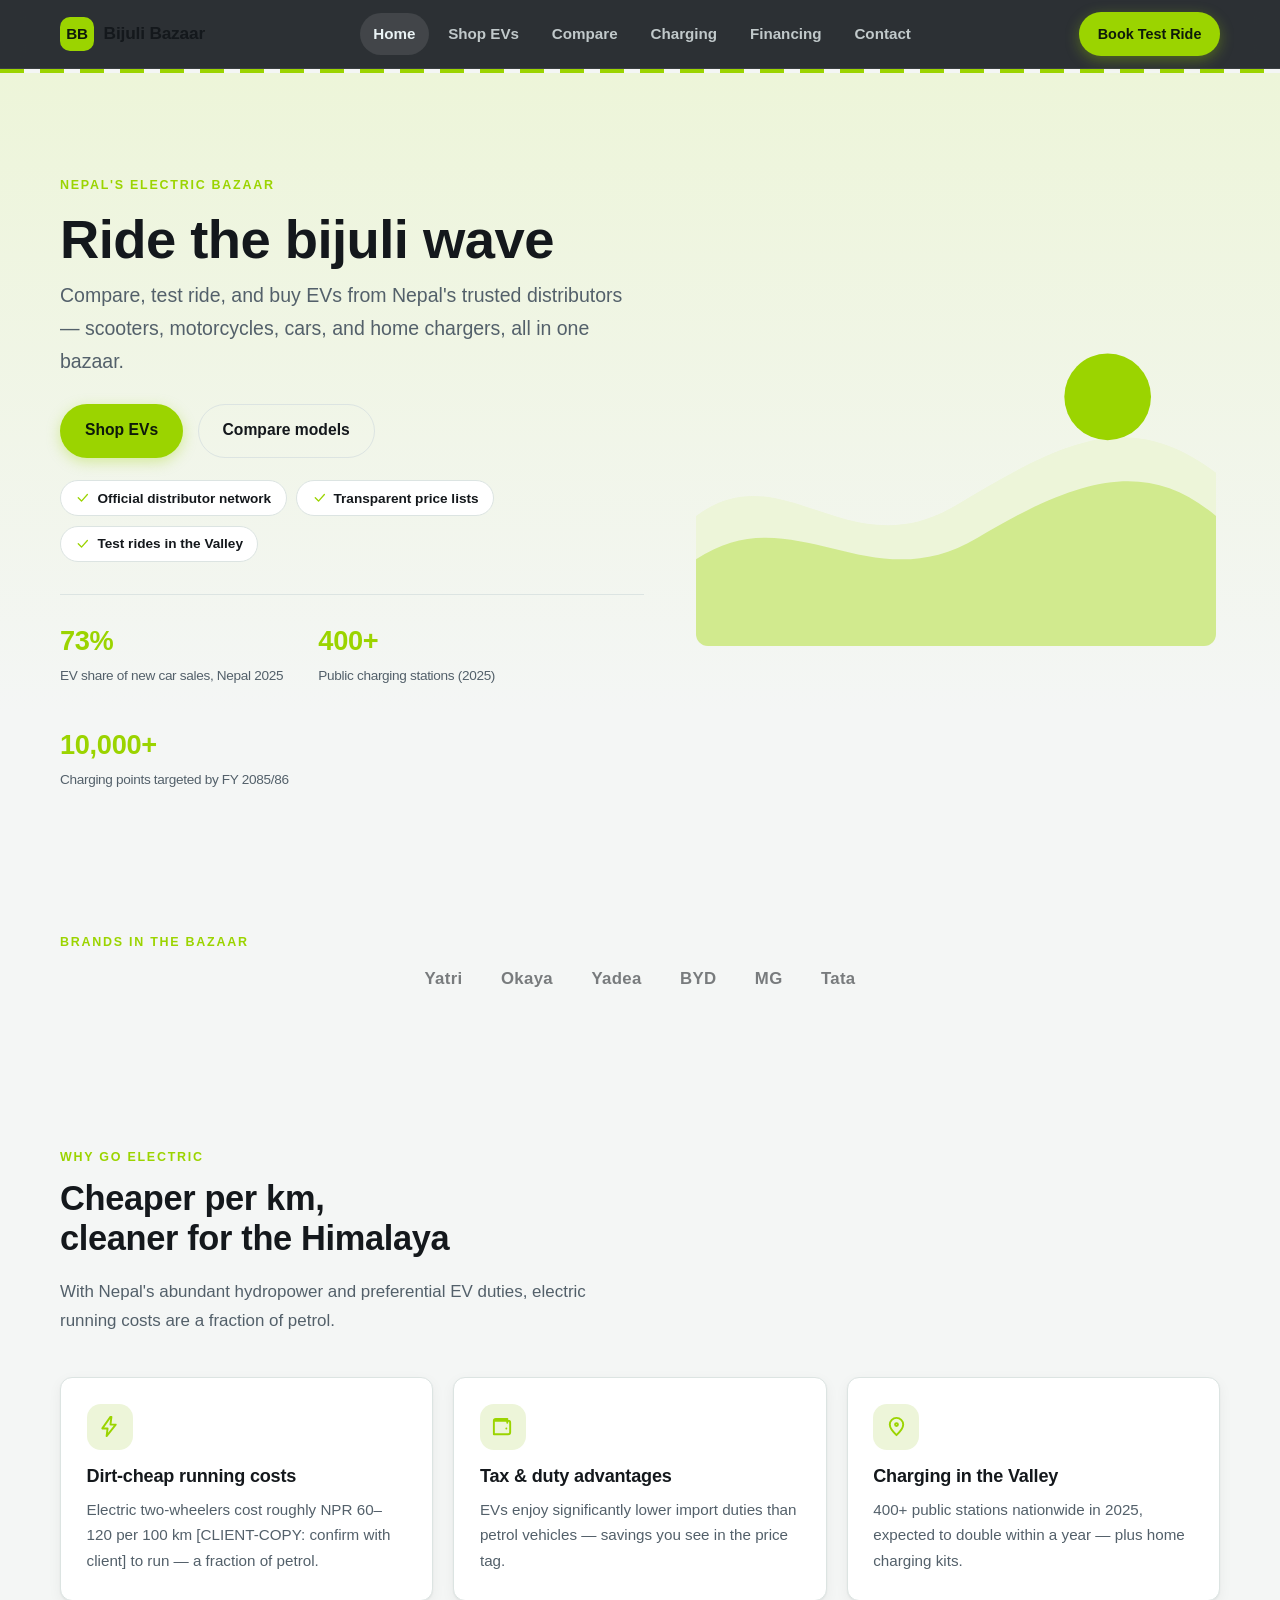
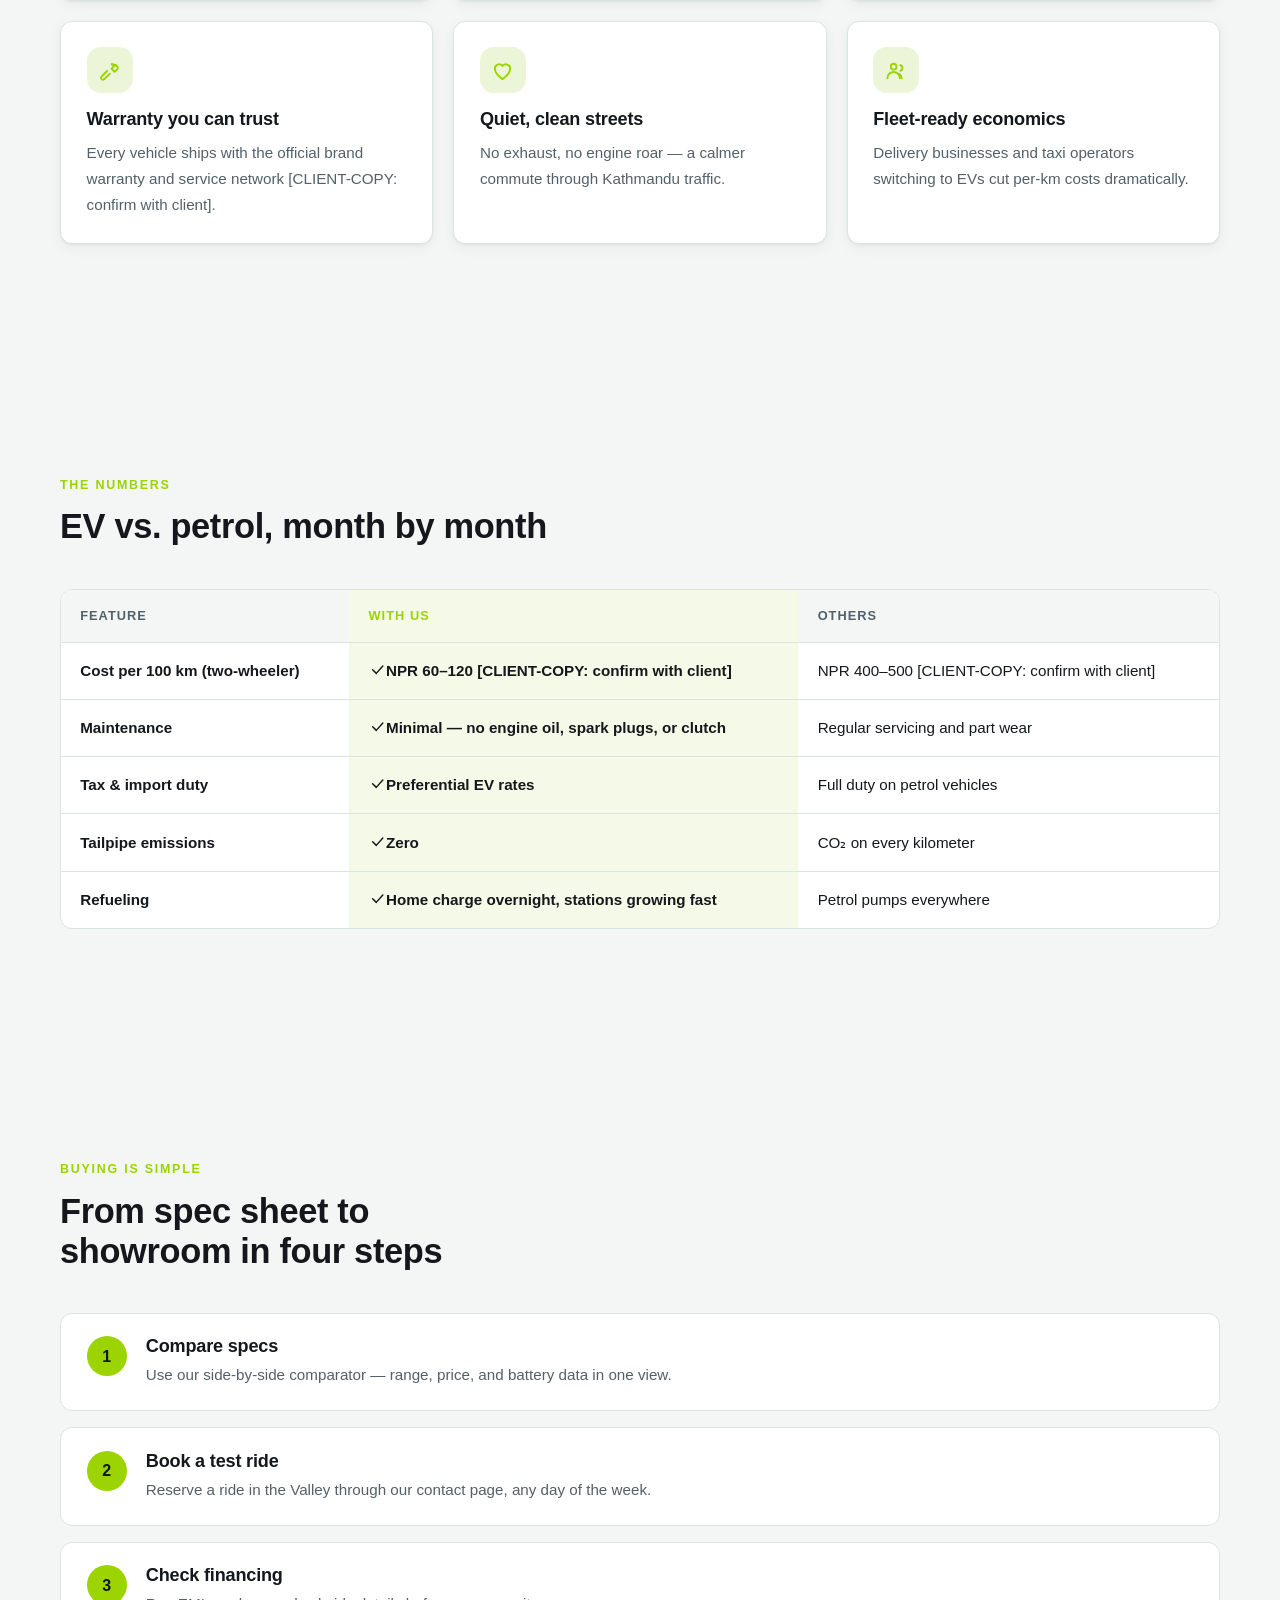
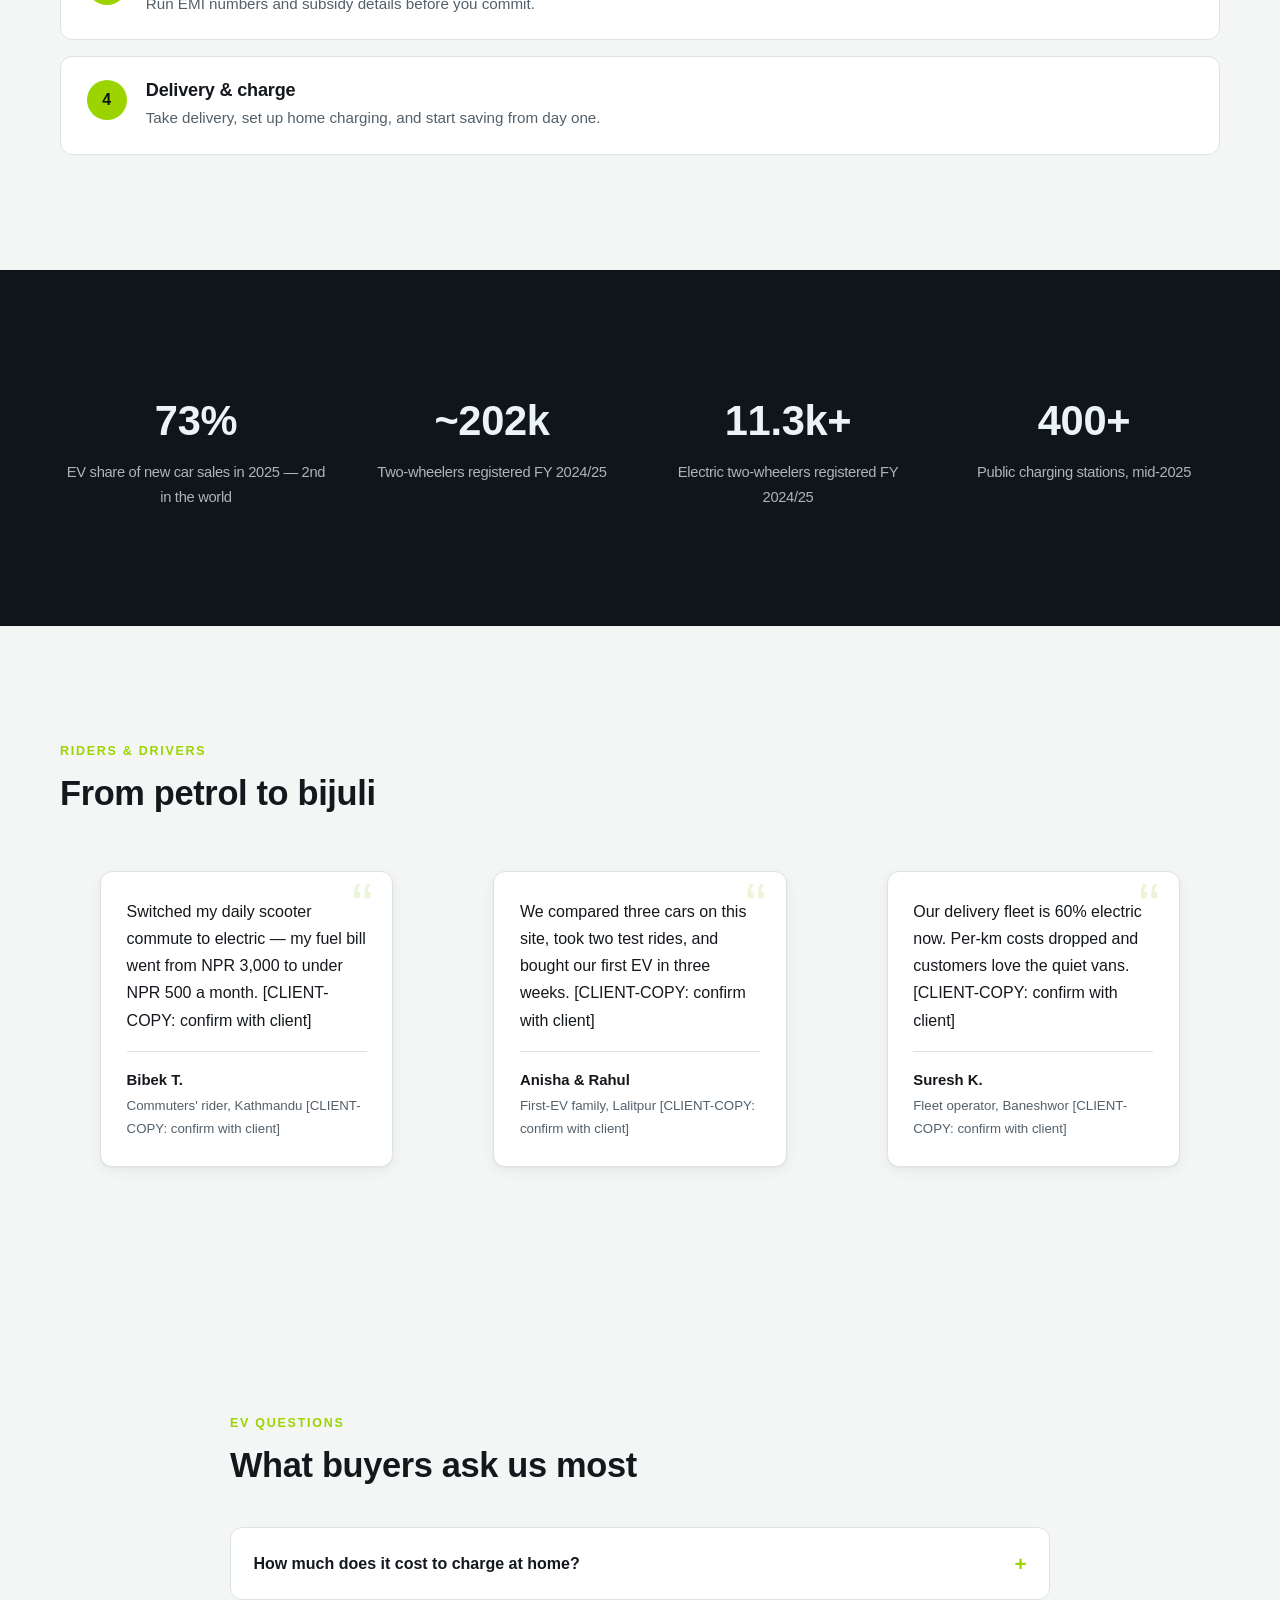
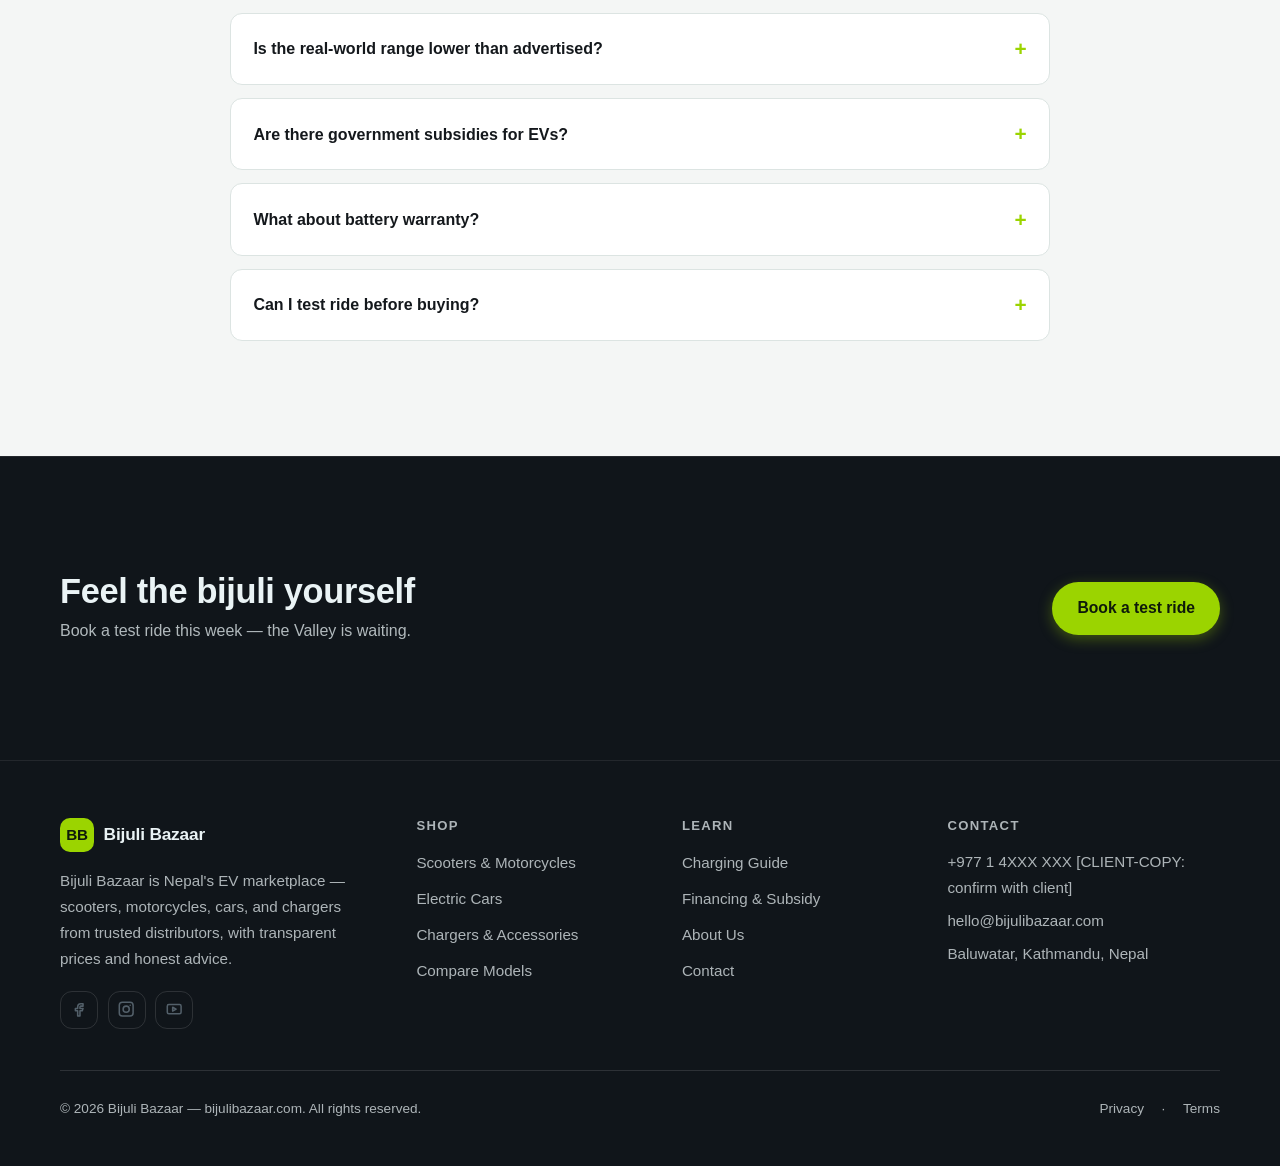
<file: index.html>
<!DOCTYPE html>
<html lang="en">
<head>
<meta charset="utf-8">
<meta name="viewport" content="width=device-width, initial-scale=1">
<title>Bijuli Bazaar — Nepal&#39;s Electric Vehicle Marketplace — Bijuli Bazaar</title>
<meta name="description" content="Compare, test ride, and buy EVs in Nepal — scooters, motorcycles, cars, and home chargers from trusted distributors. Transparent prices, financing, and charging guides.">
<meta property="og:title" content="Bijuli Bazaar — Nepal&#39;s Electric Vehicle Marketplace">
<meta property="og:description" content="Compare, test ride, and buy EVs in Nepal — scooters, motorcycles, cars, and home chargers from trusted distributors. Transparent prices, financing, and charging guides.">
<meta property="og:type" content="website">
<meta property="og:url" content="https://bijulibazaar.com/index.html">
<link rel="icon" href="data:image/svg+xml,%3Csvg%20xmlns%3D'http%3A%2F%2Fwww.w3.org%2F2000%2Fsvg'%20viewBox%3D'0%200%2064%2064'%3E%3Crect%20width%3D'64'%20height%3D'64'%20rx%3D'14'%20fill%3D'%239BD400'%2F%3E%3Ctext%20x%3D'32'%20y%3D'42'%20font-family%3D'Arial%2C%20sans-serif'%20font-size%3D'26'%20font-weight%3D'700'%20text-anchor%3D'middle'%20fill%3D'%230E1A0A'%3EBB%3C%2Ftext%3E%3C%2Fsvg%3E">
<link rel="stylesheet" href="assets/style.css">
<script defer src="assets/main.js"></script>
<script defer src="assets/form.js"></script>
</head>
<body data-site="bijulibazaar.com" data-page="index.html">
<!-- CLIENT-COPY: All copy on this page is placeholder. Replace prices, contact details, statistics, and testimonial quotes with client-approved content before launch. -->
<a class="skip-link" href="#main">Skip to content</a>
<header class="site-header" data-header="dark">
    <div class="container header-inner">
      <a class="brand" href="index.html"><span class="brand-mark" style="background:#9BD400;color:#0E1A0A">BB</span><span class="brand-name">Bijuli Bazaar</span></a>
      <nav class="main-nav" aria-label="Primary"><ul><li><a href="index.html" aria-current="page">Home</a></li><li><a href="shop.html">Shop EVs</a></li><li><a href="compare.html">Compare</a></li><li><a href="charging.html">Charging</a></li><li><a href="financing.html">Financing</a></li><li><a href="contact.html">Contact</a></li></ul></nav>
      <div class="header-actions"><a class="btn btn-primary btn-sm header-cta" href="contact.html">Book Test Ride</a><button class="menu-toggle" aria-expanded="false" aria-controls="mobile-menu" aria-label="Open menu"><span class="icon" data-icon="menu" aria-hidden="true"></span></button></div>
    </div>
    <div class="mobile-menu" id="mobile-menu" hidden>
      <ul><li><a href="index.html" aria-current="page">Home</a></li><li><a href="shop.html">Shop EVs</a></li><li><a href="compare.html">Compare</a></li><li><a href="charging.html">Charging</a></li><li><a href="financing.html">Financing</a></li><li><a href="contact.html">Contact</a></li></ul>
      <a class="btn btn-primary btn-block" href="contact.html">Book Test Ride</a>
    </div>
  </header>
<main id="main">
<section class="hero hero-home has-art">
    <div class="container hero-grid">
      <div class="hero-copy">
        
        <p class="kicker">Nepal&#39;s electric bazaar</p>
        <h1>Ride the bijuli wave</h1>
        <p class="hero-lede">Compare, test ride, and buy EVs from Nepal&#39;s trusted distributors — scooters, motorcycles, cars, and home chargers, all in one bazaar.</p>
        <div class="btn-row"><a class="btn btn-primary" href="shop.html">Shop EVs</a><a class="btn btn-ghost" href="compare.html">Compare models</a></div>
        <div class="hero-badges"><span class="hero-badge"><span class="icon" data-icon="check" aria-hidden="true"></span>Official distributor network</span><span class="hero-badge"><span class="icon" data-icon="check" aria-hidden="true"></span>Transparent price lists</span><span class="hero-badge"><span class="icon" data-icon="check" aria-hidden="true"></span>Test rides in the Valley</span></div>
        <dl class="hero-stats"><div><dt>73%</dt><dd>EV share of new car sales, Nepal 2025</dd></div><div><dt>400+</dt><dd>Public charging stations (2025)</dd></div><div><dt>10,000+</dt><dd>Charging points targeted by FY 2085/86</dd></div></dl>
      </div>
      <div class="hero-art"><div class="art wave-art" aria-hidden="true">
        <svg viewBox="0 0 480 300" role="presentation" preserveAspectRatio="none">
          <path d="M0 180 C80 120 140 230 240 170 S400 80 480 140 L480 300 L0 300 Z" fill="#EDF5D9"/>
          <path d="M0 220 C90 160 160 260 260 200 S420 130 480 180 L480 300 L0 300 Z" fill="#9BD400" opacity="0.35"/>
          <circle cx="380" cy="70" r="40" fill="#9BD400"/>
        </svg></div></div>
    </div>
  </section>
<section class="sec logos-sec" aria-label="Official distributors, one roof">
        <div class="container">
          <p class="kicker center">Brands in the bazaar</p>
          <div class="logos"><span class="logo-name">Yatri</span><span class="logo-name">Okaya</span><span class="logo-name">Yadea</span><span class="logo-name">BYD</span><span class="logo-name">MG</span><span class="logo-name">Tata</span></div>
        </div></section><section class="sec">
        <div class="container">
          <div class="sec-head"><p class="kicker">Why go electric</p><h2>Cheaper per km, cleaner for the Himalaya</h2><p class="lede">With Nepal&#39;s abundant hydropower and preferential EV duties, electric running costs are a fraction of petrol.</p></div>
          <ul class="grid features">
            <li class="card feature"><span class="feature-icon"><span class="icon" data-icon="bolt" aria-hidden="true"></span></span><h3>Dirt-cheap running costs</h3><p>Electric two-wheelers cost roughly NPR 60–120 per 100 km [CLIENT-COPY: confirm with client] to run — a fraction of petrol.</p></li><li class="card feature"><span class="feature-icon"><span class="icon" data-icon="wallet" aria-hidden="true"></span></span><h3>Tax &amp; duty advantages</h3><p>EVs enjoy significantly lower import duties than petrol vehicles — savings you see in the price tag.</p></li><li class="card feature"><span class="feature-icon"><span class="icon" data-icon="pin" aria-hidden="true"></span></span><h3>Charging in the Valley</h3><p>400+ public stations nationwide in 2025, expected to double within a year — plus home charging kits.</p></li><li class="card feature"><span class="feature-icon"><span class="icon" data-icon="wrench" aria-hidden="true"></span></span><h3>Warranty you can trust</h3><p>Every vehicle ships with the official brand warranty and service network [CLIENT-COPY: confirm with client].</p></li><li class="card feature"><span class="feature-icon"><span class="icon" data-icon="heart" aria-hidden="true"></span></span><h3>Quiet, clean streets</h3><p>No exhaust, no engine roar — a calmer commute through Kathmandu traffic.</p></li><li class="card feature"><span class="feature-icon"><span class="icon" data-icon="users" aria-hidden="true"></span></span><h3>Fleet-ready economics</h3><p>Delivery businesses and taxi operators switching to EVs cut per-km costs dramatically.</p></li>
          </ul>
        </div></section><section class="sec">
        <div class="container">
          <div class="sec-head"><p class="kicker">The numbers</p><h2>EV vs. petrol, month by month</h2></div>
          <div class="table-wrap"><table class="cmp">
            <thead><tr><th>Feature</th><th class="us-col">With us</th><th>Others</th></tr></thead>
            <tbody><tr><th scope="row">Cost per 100 km (two-wheeler)</th><td class="us-col"><span class="icon" data-icon="check" aria-hidden="true"></span><span>NPR 60–120 [CLIENT-COPY: confirm with client]</span></td><td>NPR 400–500 [CLIENT-COPY: confirm with client]</td></tr><tr><th scope="row">Maintenance</th><td class="us-col"><span class="icon" data-icon="check" aria-hidden="true"></span><span>Minimal — no engine oil, spark plugs, or clutch</span></td><td>Regular servicing and part wear</td></tr><tr><th scope="row">Tax &amp; import duty</th><td class="us-col"><span class="icon" data-icon="check" aria-hidden="true"></span><span>Preferential EV rates</span></td><td>Full duty on petrol vehicles</td></tr><tr><th scope="row">Tailpipe emissions</th><td class="us-col"><span class="icon" data-icon="check" aria-hidden="true"></span><span>Zero</span></td><td>CO₂ on every kilometer</td></tr><tr><th scope="row">Refueling</th><td class="us-col"><span class="icon" data-icon="check" aria-hidden="true"></span><span>Home charge overnight, stations growing fast</span></td><td>Petrol pumps everywhere</td></tr></tbody>
          </table></div>
        </div></section><section class="sec">
        <div class="container">
          <div class="sec-head"><p class="kicker">Buying is simple</p><h2>From spec sheet to showroom in four steps</h2></div>
          <ol class="steps">
            <li class="step"><span class="step-n">1</span><div><h3>Compare specs</h3><p>Use our side-by-side comparator — range, price, and battery data in one view.</p></div></li><li class="step"><span class="step-n">2</span><div><h3>Book a test ride</h3><p>Reserve a ride in the Valley through our contact page, any day of the week.</p></div></li><li class="step"><span class="step-n">3</span><div><h3>Check financing</h3><p>Run EMI numbers and subsidy details before you commit.</p></div></li><li class="step"><span class="step-n">4</span><div><h3>Delivery &amp; charge</h3><p>Take delivery, set up home charging, and start saving from day one.</p></div></li>
          </ol>
        </div></section><section class="sec stats-sec" style="background:#10151A;color:#EAF3F5">
        <div class="container">
          <dl class="stats">
            <div><dt>73%</dt><dd>EV share of new car sales in 2025 — 2nd in the world</dd></div><div><dt>~202k</dt><dd>Two-wheelers registered FY 2024/25</dd></div><div><dt>11.3k+</dt><dd>Electric two-wheelers registered FY 2024/25</dd></div><div><dt>400+</dt><dd>Public charging stations, mid-2025</dd></div>
          </dl>
        </div></section><section class="sec">
        <div class="container">
          <div class="sec-head"><p class="kicker">Riders &amp; drivers</p><h2>From petrol to bijuli</h2></div>
          <div class="grid testis">
            <figure class="card testi"><blockquote>Switched my daily scooter commute to electric — my fuel bill went from NPR 3,000 to under NPR 500 a month. [CLIENT-COPY: confirm with client]</blockquote><figcaption><b>Bibek T.</b><span>Commuters&#39; rider, Kathmandu [CLIENT-COPY: confirm with client]</span></figcaption></figure><figure class="card testi"><blockquote>We compared three cars on this site, took two test rides, and bought our first EV in three weeks. [CLIENT-COPY: confirm with client]</blockquote><figcaption><b>Anisha &amp; Rahul</b><span>First-EV family, Lalitpur [CLIENT-COPY: confirm with client]</span></figcaption></figure><figure class="card testi"><blockquote>Our delivery fleet is 60% electric now. Per-km costs dropped and customers love the quiet vans. [CLIENT-COPY: confirm with client]</blockquote><figcaption><b>Suresh K.</b><span>Fleet operator, Baneshwor [CLIENT-COPY: confirm with client]</span></figcaption></figure>
          </div>
        </div></section><section class="sec">
        <div class="container narrow">
          <div class="sec-head"><p class="kicker">EV questions</p><h2>What buyers ask us most</h2></div>
          <div class="faq">
            <details class="faq-item"><summary>How much does it cost to charge at home?</summary><p>A full charge for a typical scooter costs roughly NPR 60–120 [CLIENT-COPY: confirm with client] on the household tariff — less than a tank of petrol by far.</p></details><details class="faq-item"><summary>Is the real-world range lower than advertised?</summary><p>Yes — like all vehicles, range varies with speed, load, and hills. We publish realistic mixed-riding figures, not just lab numbers.</p></details><details class="faq-item"><summary>Are there government subsidies for EVs?</summary><p>EVs enjoy preferential import duties and taxes. Some municipalities offer additional incentives — see our Financing page for current details.</p></details><details class="faq-item"><summary>What about battery warranty?</summary><p>Official brand warranties cover batteries for the full warranty period [CLIENT-COPY: confirm with client]. We explain each model&#39;s terms at the point of sale.</p></details><details class="faq-item"><summary>Can I test ride before buying?</summary><p>Yes — book a test ride through our contact page. We arrange rides across the Kathmandu Valley.</p></details>
          </div>
        </div></section><section class="sec cta-sec" style="background:#10151A;color:#EAF3F5">
        <div class="container cta-inner">
          <div><h2>Feel the bijuli yourself</h2><p>Book a test ride this week — the Valley is waiting.</p></div>
          <a class="btn btn-primary" href="contact.html">Book a test ride</a>
        </div></section>

</main>
<footer class="site-footer footer-dark" style="background:#10151A;color:#EAF3F5">
    <div class="container">
      <div class="f-top">
        <div class="f-brand">
          <a class="brand" href="index.html"><span class="brand-mark" style="background:#9BD400;color:#0E1A0A">BB</span><span class="brand-name">Bijuli Bazaar</span></a>
          <p>Bijuli Bazaar is Nepal&#39;s EV marketplace — scooters, motorcycles, cars, and chargers from trusted distributors, with transparent prices and honest advice.</p>
          <div class="socials"><a class="social" href="https://facebook.com/bijulibazaar" aria-label="Facebook"><span class="icon" data-icon="facebook" aria-hidden="true"></span></a><a class="social" href="https://instagram.com/bijulibazaar" aria-label="Instagram"><span class="icon" data-icon="instagram" aria-hidden="true"></span></a><a class="social" href="https://youtube.com/@bijulibazaar" aria-label="YouTube"><span class="icon" data-icon="youtube" aria-hidden="true"></span></a></div>
        </div>
        <div class="f-col"><h3>Shop</h3><ul><li><a href="shop.html">Scooters &amp; Motorcycles</a></li><li><a href="shop.html">Electric Cars</a></li><li><a href="shop.html">Chargers &amp; Accessories</a></li><li><a href="compare.html">Compare Models</a></li></ul></div><div class="f-col"><h3>Learn</h3><ul><li><a href="charging.html">Charging Guide</a></li><li><a href="financing.html">Financing &amp; Subsidy</a></li><li><a href="about.html">About Us</a></li><li><a href="contact.html">Contact</a></li></ul></div>
        <div class="f-col f-contact"><h3>Contact</h3>
          <p>+977 1 4XXX XXX [CLIENT-COPY: confirm with client]</p>
          <p>hello@bijulibazaar.com</p>
          <p>Baluwatar, Kathmandu, Nepal</p>
        </div>
      </div>
      <div class="f-bottom"><p>© 2026 Bijuli Bazaar — bijulibazaar.com. All rights reserved.</p><div class="f-legal"><a href="privacy.html">Privacy</a> · <a href="terms.html">Terms</a></div></div>
    </div>
  </footer>
</body>
</html>
</file>
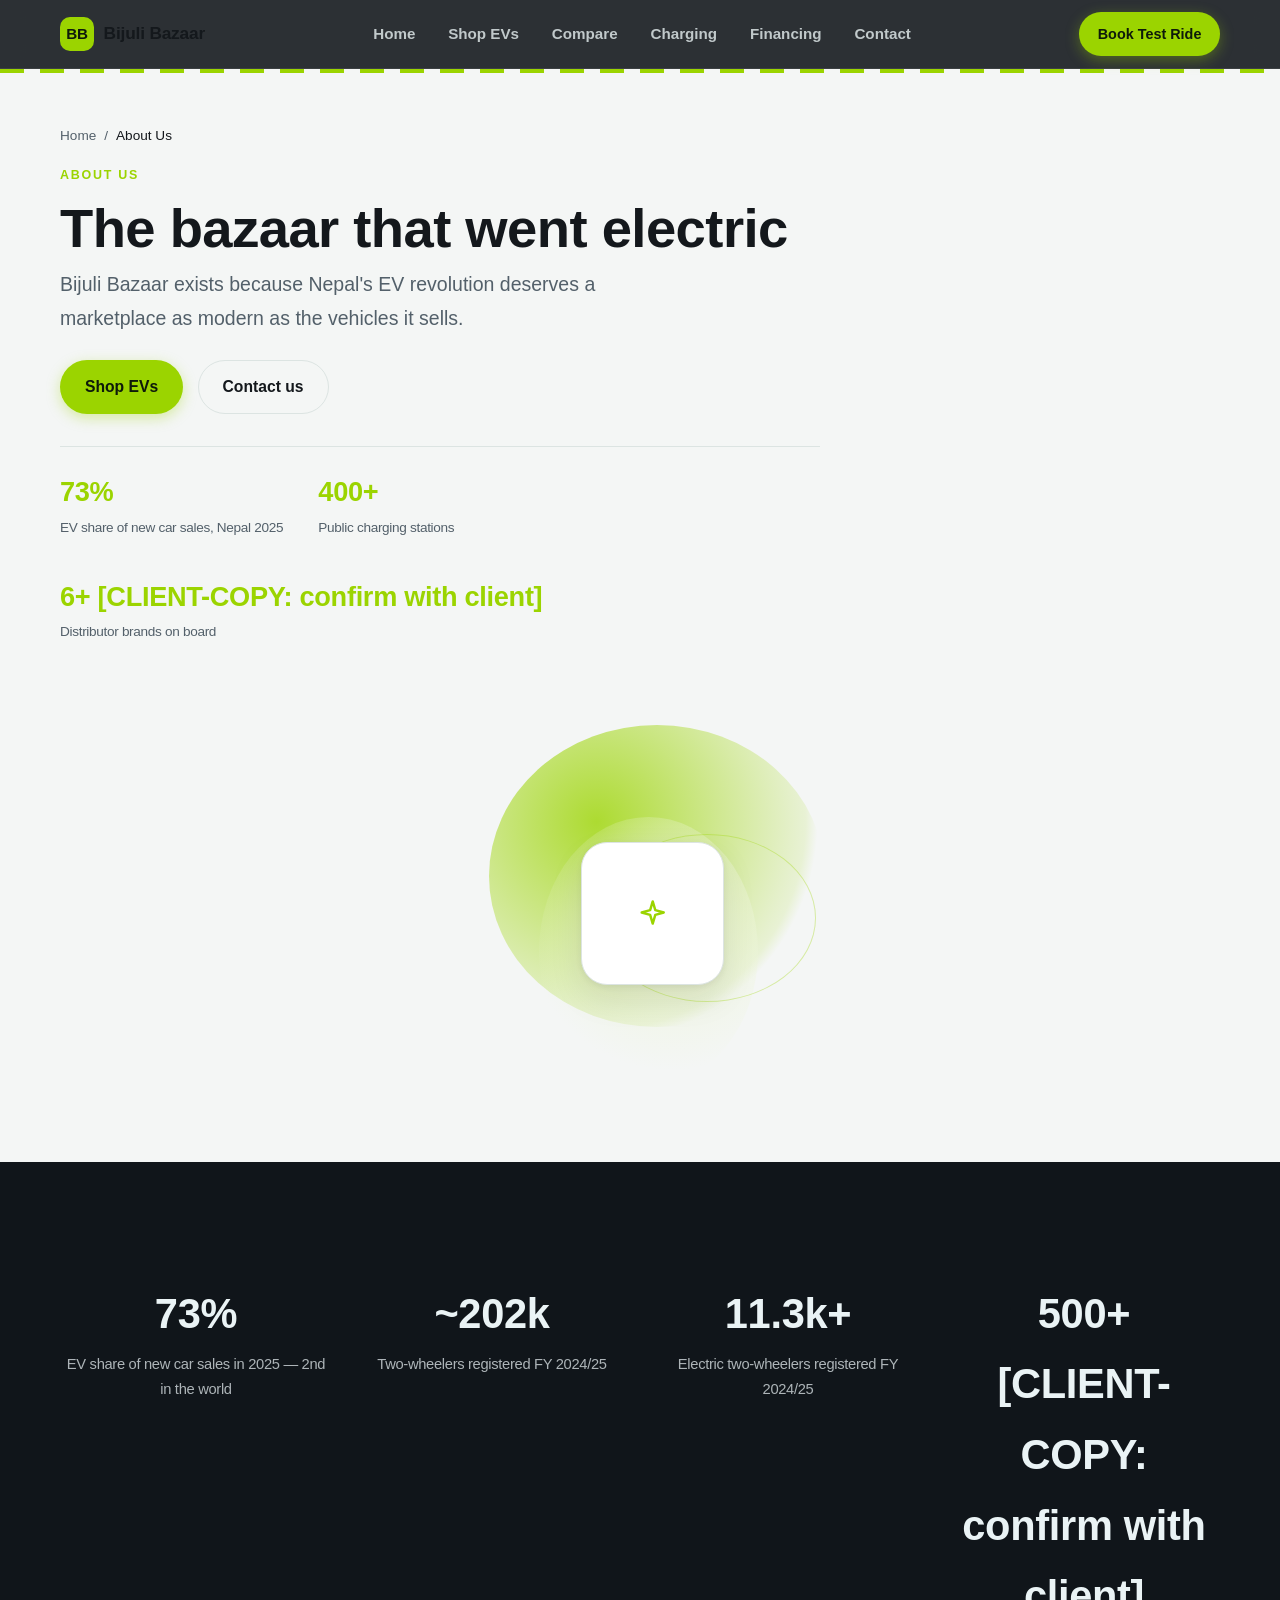
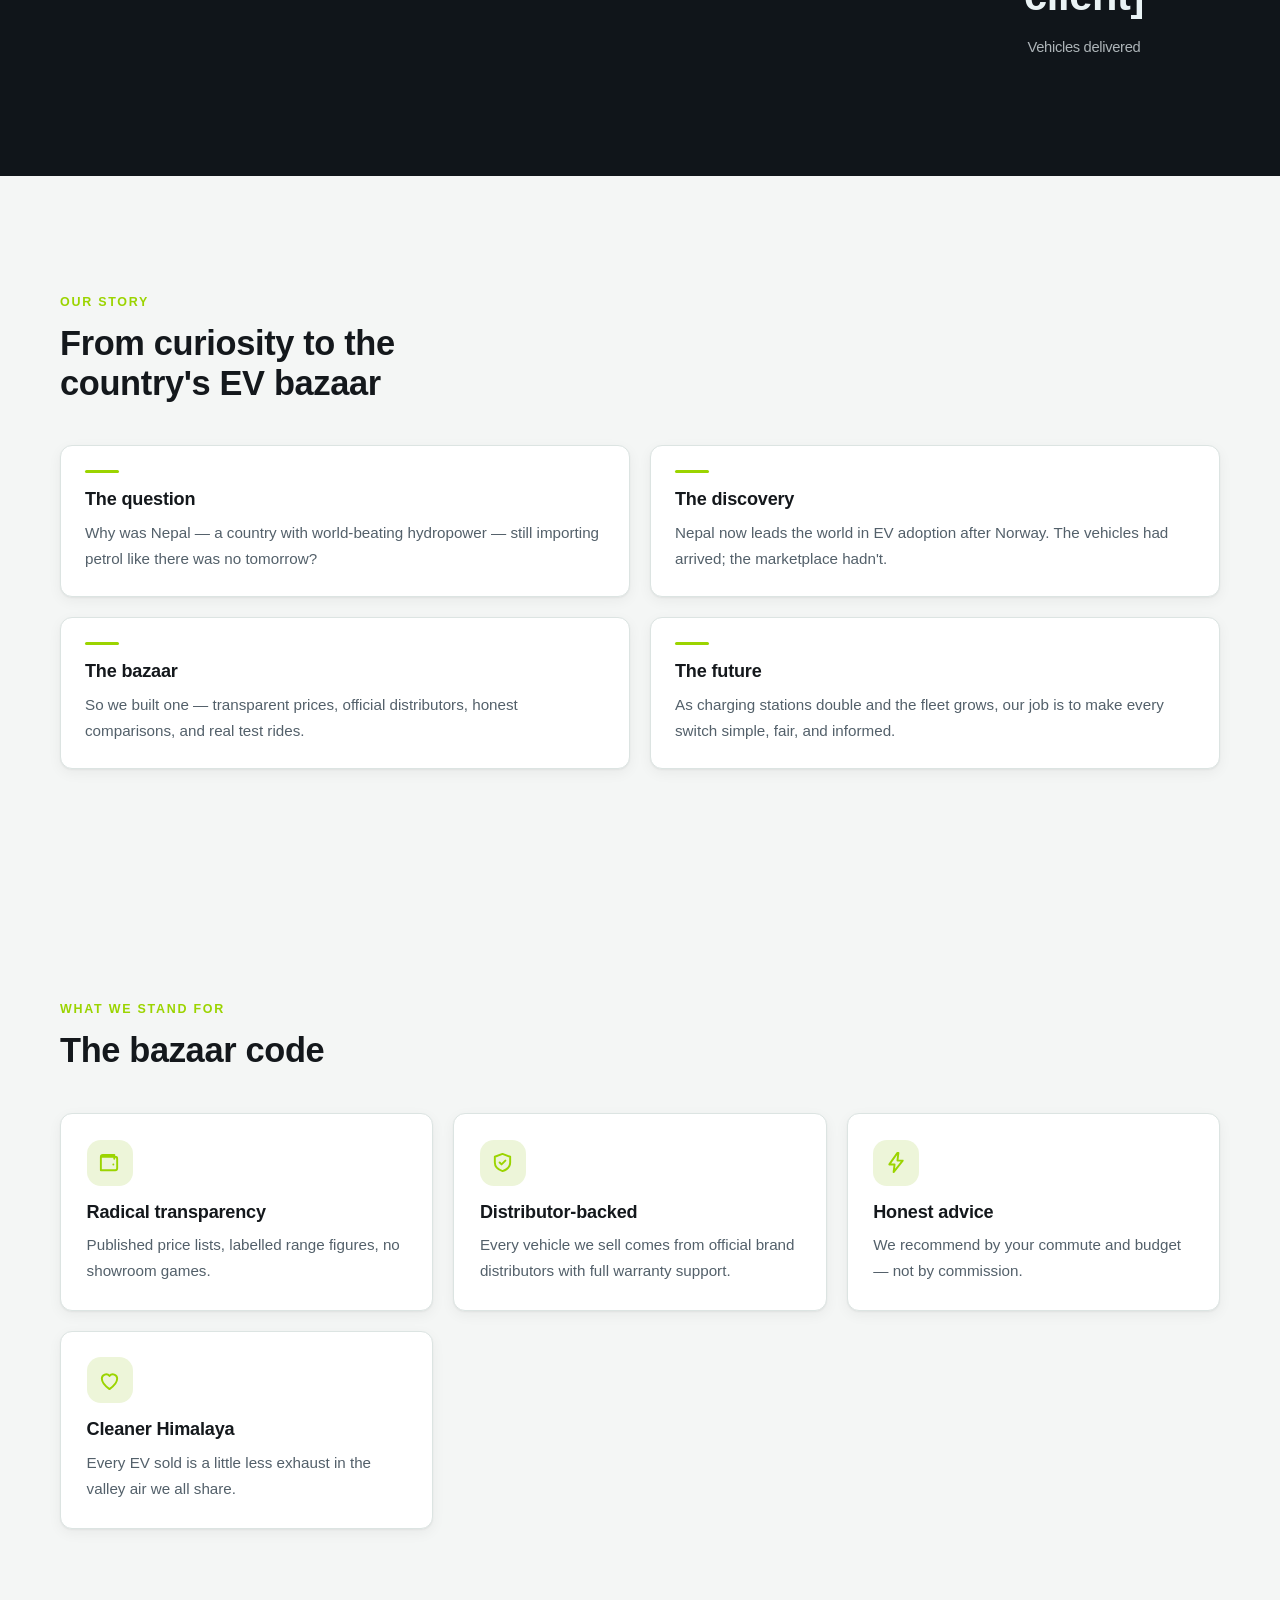
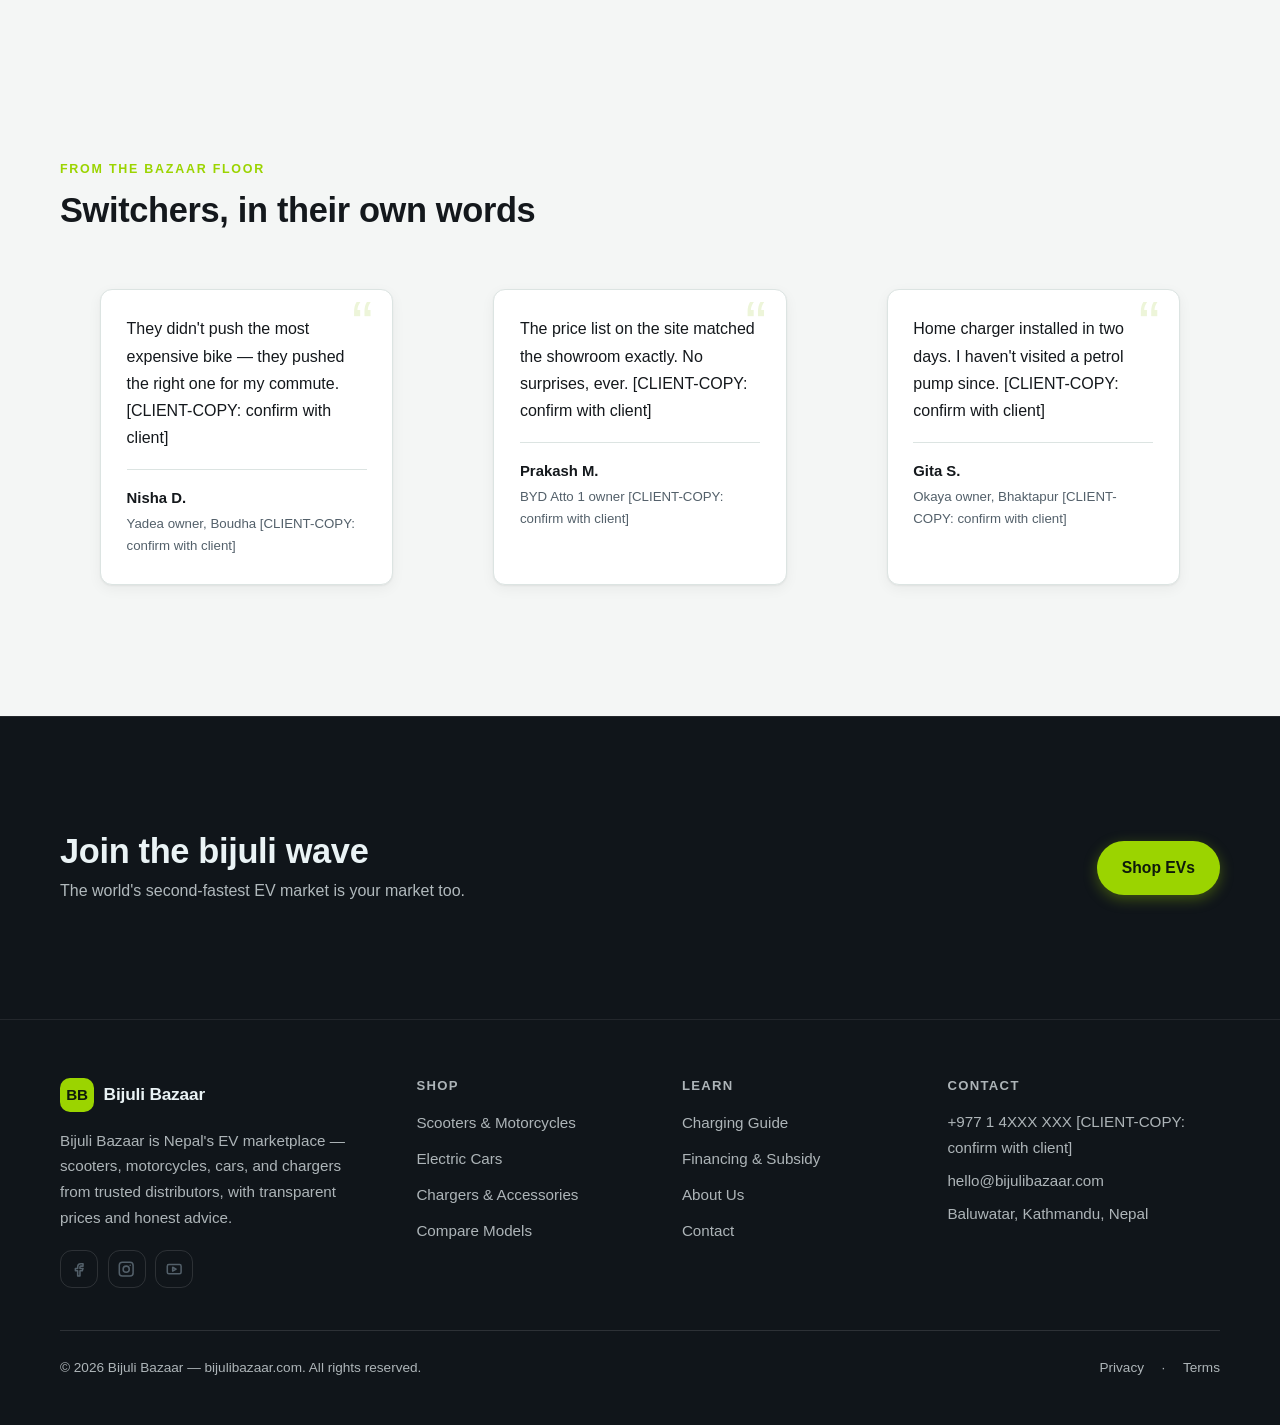
<file: about.html>
<!DOCTYPE html>
<html lang="en">
<head>
<meta charset="utf-8">
<meta name="viewport" content="width=device-width, initial-scale=1">
<title>About Us — Bijuli Bazaar — Bijuli Bazaar</title>
<meta name="description" content="Bijuli Bazaar is Nepal&#39;s EV marketplace: transparent prices, official distributors, honest advice, and test rides across the Valley.">
<meta property="og:title" content="About Us — Bijuli Bazaar">
<meta property="og:description" content="Bijuli Bazaar is Nepal&#39;s EV marketplace: transparent prices, official distributors, honest advice, and test rides across the Valley.">
<meta property="og:type" content="website">
<meta property="og:url" content="https://bijulibazaar.com/about.html">
<link rel="icon" href="data:image/svg+xml,%3Csvg%20xmlns%3D'http%3A%2F%2Fwww.w3.org%2F2000%2Fsvg'%20viewBox%3D'0%200%2064%2064'%3E%3Crect%20width%3D'64'%20height%3D'64'%20rx%3D'14'%20fill%3D'%239BD400'%2F%3E%3Ctext%20x%3D'32'%20y%3D'42'%20font-family%3D'Arial%2C%20sans-serif'%20font-size%3D'26'%20font-weight%3D'700'%20text-anchor%3D'middle'%20fill%3D'%230E1A0A'%3EBB%3C%2Ftext%3E%3C%2Fsvg%3E">
<link rel="stylesheet" href="assets/style.css">
<script defer src="assets/main.js"></script>
<script defer src="assets/form.js"></script>
</head>
<body data-site="bijulibazaar.com" data-page="about.html">
<!-- CLIENT-COPY: All copy on this page is placeholder. Replace prices, contact details, statistics, and testimonial quotes with client-approved content before launch. -->
<a class="skip-link" href="#main">Skip to content</a>
<header class="site-header" data-header="dark">
    <div class="container header-inner">
      <a class="brand" href="index.html"><span class="brand-mark" style="background:#9BD400;color:#0E1A0A">BB</span><span class="brand-name">Bijuli Bazaar</span></a>
      <nav class="main-nav" aria-label="Primary"><ul><li><a href="index.html">Home</a></li><li><a href="shop.html">Shop EVs</a></li><li><a href="compare.html">Compare</a></li><li><a href="charging.html">Charging</a></li><li><a href="financing.html">Financing</a></li><li><a href="contact.html">Contact</a></li></ul></nav>
      <div class="header-actions"><a class="btn btn-primary btn-sm header-cta" href="contact.html">Book Test Ride</a><button class="menu-toggle" aria-expanded="false" aria-controls="mobile-menu" aria-label="Open menu"><span class="icon" data-icon="menu" aria-hidden="true"></span></button></div>
    </div>
    <div class="mobile-menu" id="mobile-menu" hidden>
      <ul><li><a href="index.html">Home</a></li><li><a href="shop.html">Shop EVs</a></li><li><a href="compare.html">Compare</a></li><li><a href="charging.html">Charging</a></li><li><a href="financing.html">Financing</a></li><li><a href="contact.html">Contact</a></li></ul>
      <a class="btn btn-primary btn-block" href="contact.html">Book Test Ride</a>
    </div>
  </header>
<main id="main">
<section class="hero hero-inner has-art">
    <div class="container hero-grid">
      <div class="hero-copy">
        <nav class="crumbs" aria-label="Breadcrumb"><a href="index.html">Home</a><span aria-hidden="true">/</span><span aria-current="page">About Us</span></nav>
        <p class="kicker">About Us</p>
        <h1>The bazaar that went electric</h1>
        <p class="hero-lede">Bijuli Bazaar exists because Nepal&#39;s EV revolution deserves a marketplace as modern as the vehicles it sells.</p>
        <div class="btn-row"><a class="btn btn-primary" href="shop.html">Shop EVs</a><a class="btn btn-ghost" href="contact.html">Contact us</a></div>
        
        <dl class="hero-stats"><div><dt>73%</dt><dd>EV share of new car sales, Nepal 2025</dd></div><div><dt>400+</dt><dd>Public charging stations</dd></div><div><dt>6+ [CLIENT-COPY: confirm with client]</dt><dd>Distributor brands on board</dd></div></dl>
      </div>
      <div class="hero-art"><div class="art orb-art" aria-hidden="true">
        <span class="orb o1" style="background:radial-gradient(circle at 32% 32%, #9BD400cc, #9BD40022 68%, transparent 72%)"></span>
        <span class="orb o2" style="background:radial-gradient(circle at 60% 40%, #EDF5D9, transparent 70%)"></span>
        <span class="orb o3" style="border:1.5px solid #9BD40055"></span>
        <span class="orb-mark" style="background:#FFFFFF;border:1px solid #DCE4E2"><span class="icon" data-icon="spark" aria-hidden="true"></span></span>
      </div></div>
    </div>
  </section>
<section class="sec stats-sec" style="background:#10151A;color:#EAF3F5">
        <div class="container">
          <dl class="stats">
            <div><dt>73%</dt><dd>EV share of new car sales in 2025 — 2nd in the world</dd></div><div><dt>~202k</dt><dd>Two-wheelers registered FY 2024/25</dd></div><div><dt>11.3k+</dt><dd>Electric two-wheelers registered FY 2024/25</dd></div><div><dt>500+ [CLIENT-COPY: confirm with client]</dt><dd>Vehicles delivered</dd></div>
          </dl>
        </div></section><section class="sec">
        <div class="container">
          <div class="sec-head"><p class="kicker">Our story</p><h2>From curiosity to the country&#39;s EV bazaar</h2></div>
          <ol class="process">
            <li><h3>The question</h3><p>Why was Nepal — a country with world-beating hydropower — still importing petrol like there was no tomorrow?</p></li><li><h3>The discovery</h3><p>Nepal now leads the world in EV adoption after Norway. The vehicles had arrived; the marketplace hadn&#39;t.</p></li><li><h3>The bazaar</h3><p>So we built one — transparent prices, official distributors, honest comparisons, and real test rides.</p></li><li><h3>The future</h3><p>As charging stations double and the fleet grows, our job is to make every switch simple, fair, and informed.</p></li>
          </ol>
        </div></section><section class="sec">
        <div class="container">
          <div class="sec-head"><p class="kicker">What we stand for</p><h2>The bazaar code</h2></div>
          <ul class="grid features">
            <li class="card feature"><span class="feature-icon"><span class="icon" data-icon="wallet" aria-hidden="true"></span></span><h3>Radical transparency</h3><p>Published price lists, labelled range figures, no showroom games.</p></li><li class="card feature"><span class="feature-icon"><span class="icon" data-icon="shield" aria-hidden="true"></span></span><h3>Distributor-backed</h3><p>Every vehicle we sell comes from official brand distributors with full warranty support.</p></li><li class="card feature"><span class="feature-icon"><span class="icon" data-icon="bolt" aria-hidden="true"></span></span><h3>Honest advice</h3><p>We recommend by your commute and budget — not by commission.</p></li><li class="card feature"><span class="feature-icon"><span class="icon" data-icon="heart" aria-hidden="true"></span></span><h3>Cleaner Himalaya</h3><p>Every EV sold is a little less exhaust in the valley air we all share.</p></li>
          </ul>
        </div></section><section class="sec">
        <div class="container">
          <div class="sec-head"><p class="kicker">From the bazaar floor</p><h2>Switchers, in their own words</h2></div>
          <div class="grid testis">
            <figure class="card testi"><blockquote>They didn&#39;t push the most expensive bike — they pushed the right one for my commute. [CLIENT-COPY: confirm with client]</blockquote><figcaption><b>Nisha D.</b><span>Yadea owner, Boudha [CLIENT-COPY: confirm with client]</span></figcaption></figure><figure class="card testi"><blockquote>The price list on the site matched the showroom exactly. No surprises, ever. [CLIENT-COPY: confirm with client]</blockquote><figcaption><b>Prakash M.</b><span>BYD Atto 1 owner [CLIENT-COPY: confirm with client]</span></figcaption></figure><figure class="card testi"><blockquote>Home charger installed in two days. I haven&#39;t visited a petrol pump since. [CLIENT-COPY: confirm with client]</blockquote><figcaption><b>Gita S.</b><span>Okaya owner, Bhaktapur [CLIENT-COPY: confirm with client]</span></figcaption></figure>
          </div>
        </div></section><section class="sec cta-sec" style="background:#10151A;color:#EAF3F5">
        <div class="container cta-inner">
          <div><h2>Join the bijuli wave</h2><p>The world&#39;s second-fastest EV market is your market too.</p></div>
          <a class="btn btn-primary" href="shop.html">Shop EVs</a>
        </div></section>

</main>
<footer class="site-footer footer-dark" style="background:#10151A;color:#EAF3F5">
    <div class="container">
      <div class="f-top">
        <div class="f-brand">
          <a class="brand" href="index.html"><span class="brand-mark" style="background:#9BD400;color:#0E1A0A">BB</span><span class="brand-name">Bijuli Bazaar</span></a>
          <p>Bijuli Bazaar is Nepal&#39;s EV marketplace — scooters, motorcycles, cars, and chargers from trusted distributors, with transparent prices and honest advice.</p>
          <div class="socials"><a class="social" href="https://facebook.com/bijulibazaar" aria-label="Facebook"><span class="icon" data-icon="facebook" aria-hidden="true"></span></a><a class="social" href="https://instagram.com/bijulibazaar" aria-label="Instagram"><span class="icon" data-icon="instagram" aria-hidden="true"></span></a><a class="social" href="https://youtube.com/@bijulibazaar" aria-label="YouTube"><span class="icon" data-icon="youtube" aria-hidden="true"></span></a></div>
        </div>
        <div class="f-col"><h3>Shop</h3><ul><li><a href="shop.html">Scooters &amp; Motorcycles</a></li><li><a href="shop.html">Electric Cars</a></li><li><a href="shop.html">Chargers &amp; Accessories</a></li><li><a href="compare.html">Compare Models</a></li></ul></div><div class="f-col"><h3>Learn</h3><ul><li><a href="charging.html">Charging Guide</a></li><li><a href="financing.html">Financing &amp; Subsidy</a></li><li><a href="about.html">About Us</a></li><li><a href="contact.html">Contact</a></li></ul></div>
        <div class="f-col f-contact"><h3>Contact</h3>
          <p>+977 1 4XXX XXX [CLIENT-COPY: confirm with client]</p>
          <p>hello@bijulibazaar.com</p>
          <p>Baluwatar, Kathmandu, Nepal</p>
        </div>
      </div>
      <div class="f-bottom"><p>© 2026 Bijuli Bazaar — bijulibazaar.com. All rights reserved.</p><div class="f-legal"><a href="privacy.html">Privacy</a> · <a href="terms.html">Terms</a></div></div>
    </div>
  </footer>
</body>
</html>
</file>
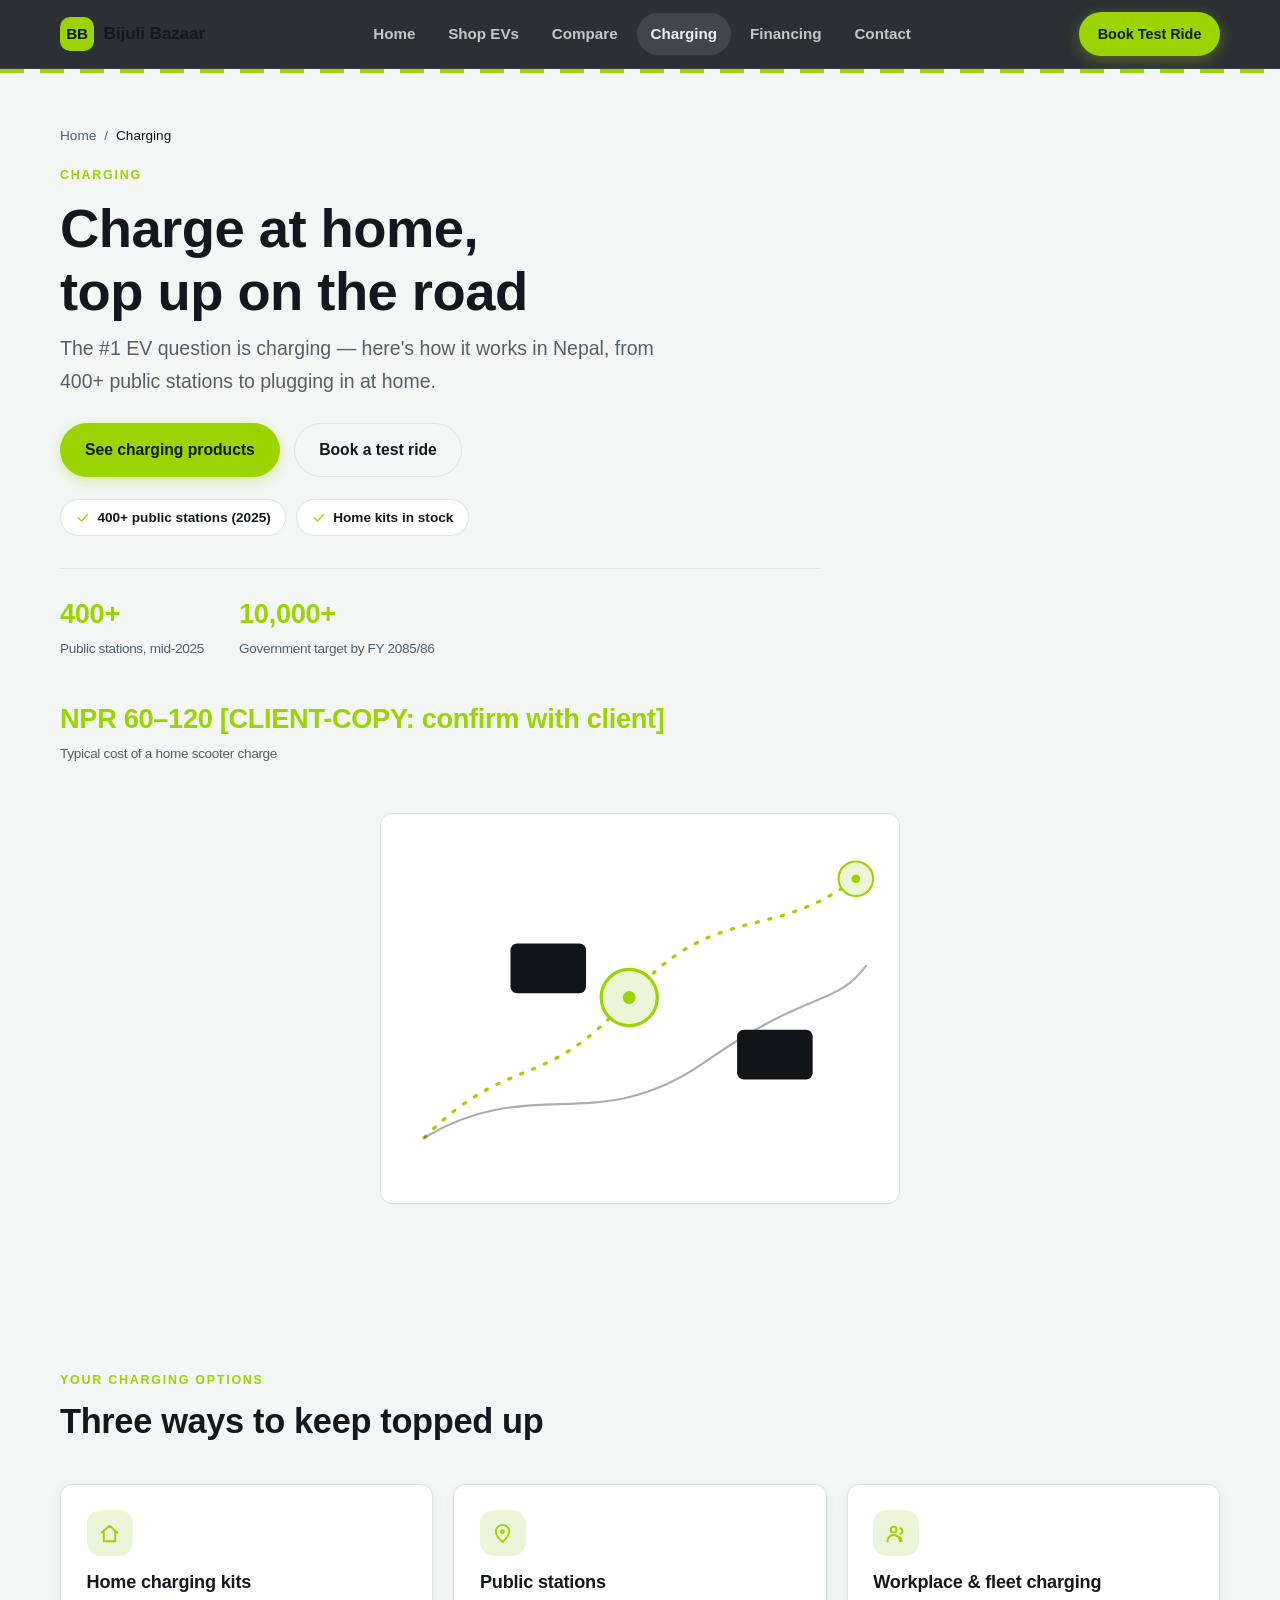
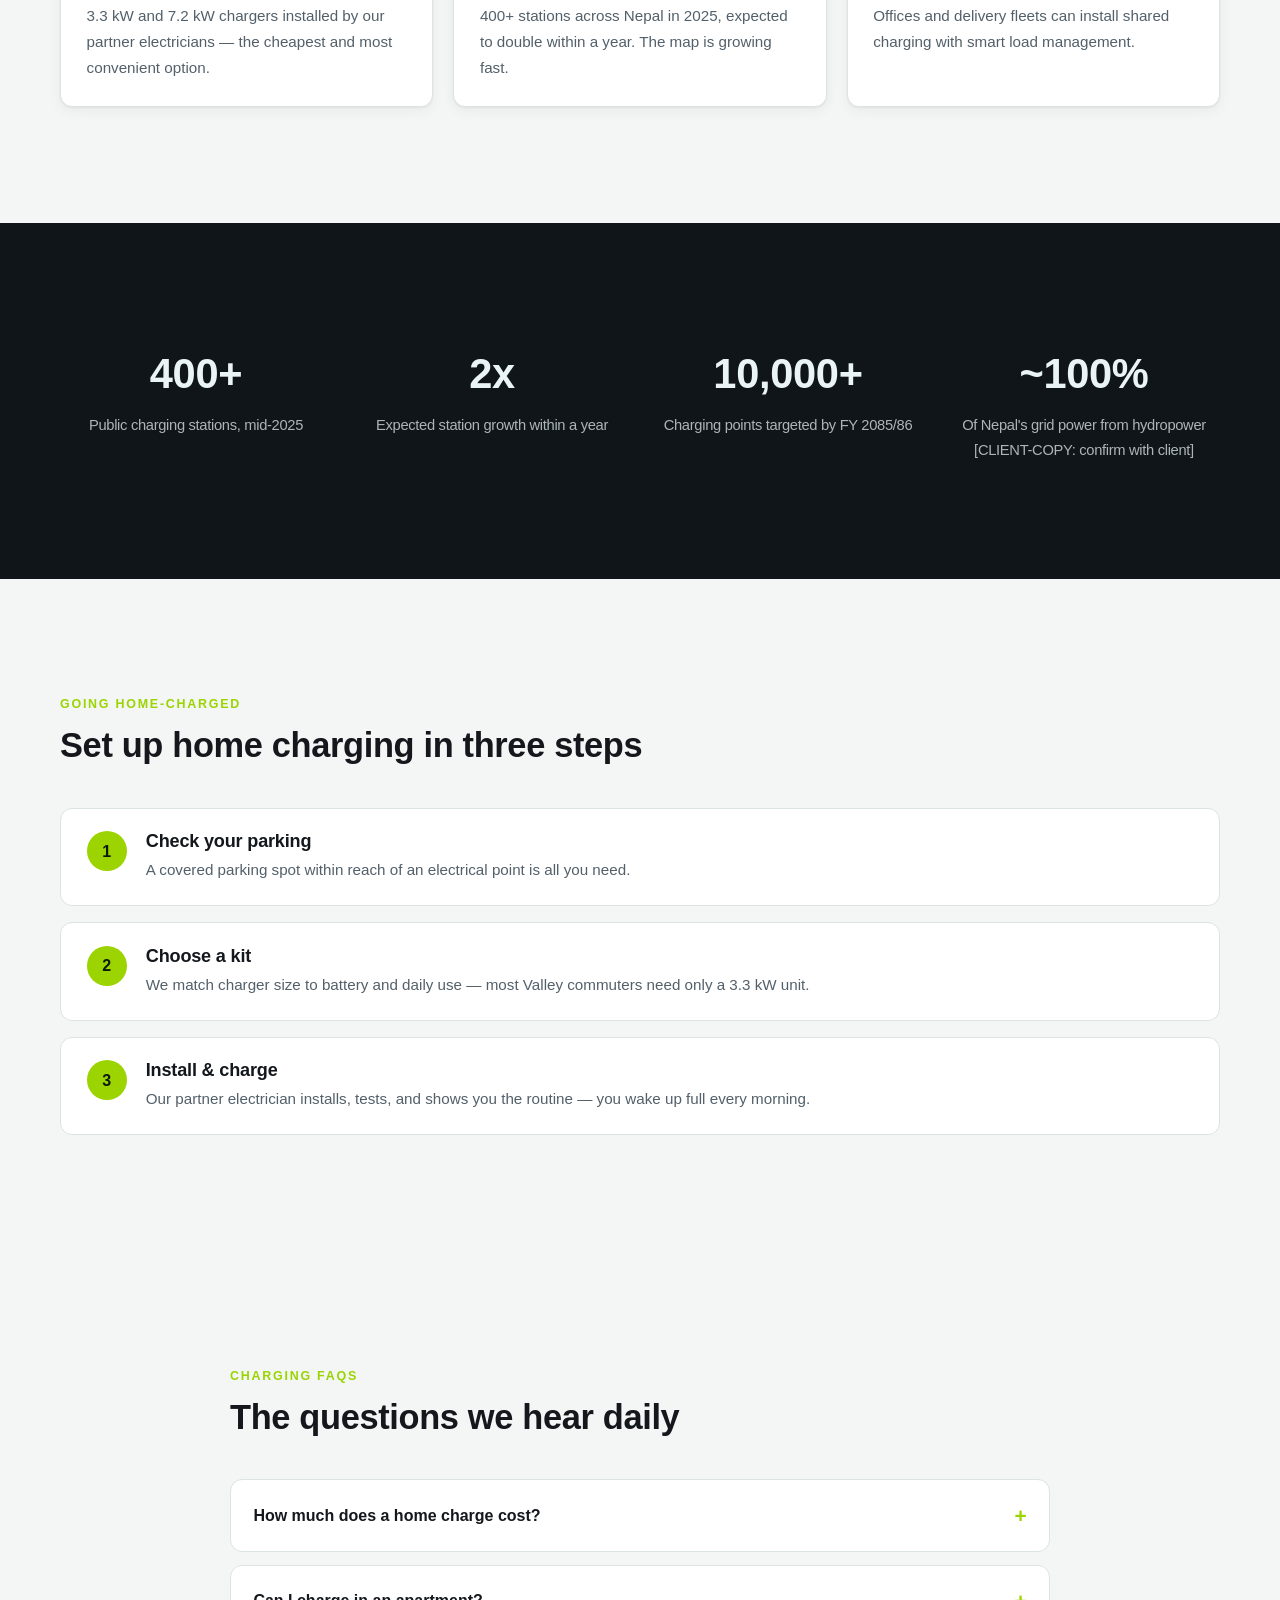
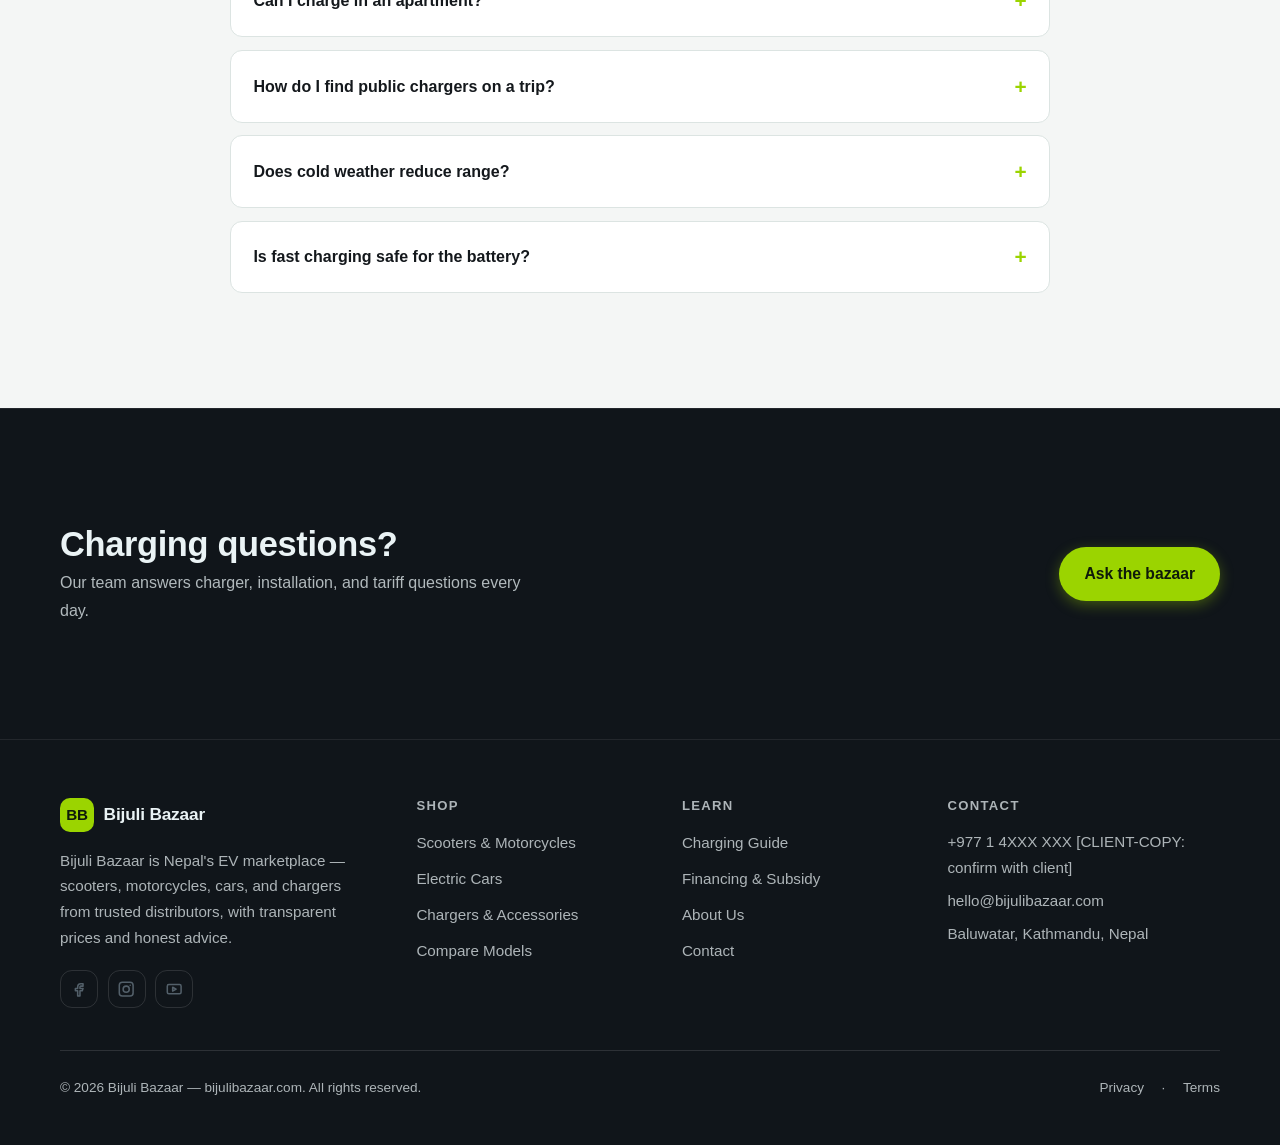
<file: charging.html>
<!DOCTYPE html>
<html lang="en">
<head>
<meta charset="utf-8">
<meta name="viewport" content="width=device-width, initial-scale=1">
<title>Charging Guide — Bijuli Bazaar — Bijuli Bazaar</title>
<meta name="description" content="EV charging in Nepal: home charging kits, the growing public network of 400+ stations, and costs per charge. Everything you need to charge with confidence.">
<meta property="og:title" content="Charging Guide — Bijuli Bazaar">
<meta property="og:description" content="EV charging in Nepal: home charging kits, the growing public network of 400+ stations, and costs per charge. Everything you need to charge with confidence.">
<meta property="og:type" content="website">
<meta property="og:url" content="https://bijulibazaar.com/charging.html">
<link rel="icon" href="data:image/svg+xml,%3Csvg%20xmlns%3D'http%3A%2F%2Fwww.w3.org%2F2000%2Fsvg'%20viewBox%3D'0%200%2064%2064'%3E%3Crect%20width%3D'64'%20height%3D'64'%20rx%3D'14'%20fill%3D'%239BD400'%2F%3E%3Ctext%20x%3D'32'%20y%3D'42'%20font-family%3D'Arial%2C%20sans-serif'%20font-size%3D'26'%20font-weight%3D'700'%20text-anchor%3D'middle'%20fill%3D'%230E1A0A'%3EBB%3C%2Ftext%3E%3C%2Fsvg%3E">
<link rel="stylesheet" href="assets/style.css">
<script defer src="assets/main.js"></script>
<script defer src="assets/form.js"></script>
</head>
<body data-site="bijulibazaar.com" data-page="charging.html">
<!-- CLIENT-COPY: All copy on this page is placeholder. Replace prices, contact details, statistics, and testimonial quotes with client-approved content before launch. -->
<a class="skip-link" href="#main">Skip to content</a>
<header class="site-header" data-header="dark">
    <div class="container header-inner">
      <a class="brand" href="index.html"><span class="brand-mark" style="background:#9BD400;color:#0E1A0A">BB</span><span class="brand-name">Bijuli Bazaar</span></a>
      <nav class="main-nav" aria-label="Primary"><ul><li><a href="index.html">Home</a></li><li><a href="shop.html">Shop EVs</a></li><li><a href="compare.html">Compare</a></li><li><a href="charging.html" aria-current="page">Charging</a></li><li><a href="financing.html">Financing</a></li><li><a href="contact.html">Contact</a></li></ul></nav>
      <div class="header-actions"><a class="btn btn-primary btn-sm header-cta" href="contact.html">Book Test Ride</a><button class="menu-toggle" aria-expanded="false" aria-controls="mobile-menu" aria-label="Open menu"><span class="icon" data-icon="menu" aria-hidden="true"></span></button></div>
    </div>
    <div class="mobile-menu" id="mobile-menu" hidden>
      <ul><li><a href="index.html">Home</a></li><li><a href="shop.html">Shop EVs</a></li><li><a href="compare.html">Compare</a></li><li><a href="charging.html" aria-current="page">Charging</a></li><li><a href="financing.html">Financing</a></li><li><a href="contact.html">Contact</a></li></ul>
      <a class="btn btn-primary btn-block" href="contact.html">Book Test Ride</a>
    </div>
  </header>
<main id="main">
<section class="hero hero-inner has-art">
    <div class="container hero-grid">
      <div class="hero-copy">
        <nav class="crumbs" aria-label="Breadcrumb"><a href="index.html">Home</a><span aria-hidden="true">/</span><span aria-current="page">Charging</span></nav>
        <p class="kicker">Charging</p>
        <h1>Charge at home, top up on the road</h1>
        <p class="hero-lede">The #1 EV question is charging — here&#39;s how it works in Nepal, from 400+ public stations to plugging in at home.</p>
        <div class="btn-row"><a class="btn btn-primary" href="shop.html">See charging products</a><a class="btn btn-ghost" href="contact.html">Book a test ride</a></div>
        <div class="hero-badges"><span class="hero-badge"><span class="icon" data-icon="check" aria-hidden="true"></span>400+ public stations (2025)</span><span class="hero-badge"><span class="icon" data-icon="check" aria-hidden="true"></span>Home kits in stock</span></div>
        <dl class="hero-stats"><div><dt>400+</dt><dd>Public stations, mid-2025</dd></div><div><dt>10,000+</dt><dd>Government target by FY 2085/86</dd></div><div><dt>NPR 60–120 [CLIENT-COPY: confirm with client]</dt><dd>Typical cost of a home scooter charge</dd></div></dl>
      </div>
      <div class="hero-art"><div class="art map-art" aria-hidden="true">
        <svg viewBox="0 0 480 360" role="presentation">
          <path d="M40 300 C120 220 150 260 230 170 S360 120 440 60" fill="none" stroke="#9BD400" stroke-width="3" stroke-dasharray="2 10" stroke-linecap="round"/>
          <path d="M40 300 C140 240 200 300 300 230 S420 180 450 140" fill="none" stroke="#10151A" stroke-width="2" opacity="0.35"/>
          <circle cx="230" cy="170" r="26" fill="#EDF5D9" stroke="#9BD400" stroke-width="3"/>
          <circle cx="230" cy="170" r="6" fill="#9BD400"/>
          <circle cx="440" cy="60" r="16" fill="#EDF5D9" stroke="#9BD400" stroke-width="2"/>
          <circle cx="440" cy="60" r="4" fill="#9BD400"/>
          <rect x="120" y="120" width="70" height="46" rx="6" fill="#10151A"/>
          <rect x="330" y="200" width="70" height="46" rx="6" fill="#10151A"/>
        </svg></div></div>
    </div>
  </section>
<section class="sec">
        <div class="container">
          <div class="sec-head"><p class="kicker">Your charging options</p><h2>Three ways to keep topped up</h2></div>
          <ul class="grid features">
            <li class="card feature"><span class="feature-icon"><span class="icon" data-icon="home" aria-hidden="true"></span></span><h3>Home charging kits</h3><p>3.3 kW and 7.2 kW chargers installed by our partner electricians — the cheapest and most convenient option.</p></li><li class="card feature"><span class="feature-icon"><span class="icon" data-icon="pin" aria-hidden="true"></span></span><h3>Public stations</h3><p>400+ stations across Nepal in 2025, expected to double within a year. The map is growing fast.</p></li><li class="card feature"><span class="feature-icon"><span class="icon" data-icon="users" aria-hidden="true"></span></span><h3>Workplace &amp; fleet charging</h3><p>Offices and delivery fleets can install shared charging with smart load management.</p></li>
          </ul>
        </div></section><section class="sec stats-sec" style="background:#10151A;color:#EAF3F5">
        <div class="container">
          <dl class="stats">
            <div><dt>400+</dt><dd>Public charging stations, mid-2025</dd></div><div><dt>2x</dt><dd>Expected station growth within a year</dd></div><div><dt>10,000+</dt><dd>Charging points targeted by FY 2085/86</dd></div><div><dt>~100%</dt><dd>Of Nepal&#39;s grid power from hydropower [CLIENT-COPY: confirm with client]</dd></div>
          </dl>
        </div></section><section class="sec">
        <div class="container">
          <div class="sec-head"><p class="kicker">Going home-charged</p><h2>Set up home charging in three steps</h2></div>
          <ol class="steps">
            <li class="step"><span class="step-n">1</span><div><h3>Check your parking</h3><p>A covered parking spot within reach of an electrical point is all you need.</p></div></li><li class="step"><span class="step-n">2</span><div><h3>Choose a kit</h3><p>We match charger size to battery and daily use — most Valley commuters need only a 3.3 kW unit.</p></div></li><li class="step"><span class="step-n">3</span><div><h3>Install &amp; charge</h3><p>Our partner electrician installs, tests, and shows you the routine — you wake up full every morning.</p></div></li>
          </ol>
        </div></section><section class="sec">
        <div class="container narrow">
          <div class="sec-head"><p class="kicker">Charging FAQs</p><h2>The questions we hear daily</h2></div>
          <div class="faq">
            <details class="faq-item"><summary>How much does a home charge cost?</summary><p>A typical scooter charge costs NPR 60–120 [CLIENT-COPY: confirm with client] on household tariffs — far less than petrol.</p></details><details class="faq-item"><summary>Can I charge in an apartment?</summary><p>Yes, with landlord agreement and a dedicated meter. We provide the paperwork and safe installation.</p></details><details class="faq-item"><summary>How do I find public chargers on a trip?</summary><p>Charger maps are built into most EV apps. For route planning, ask us — we keep updated lists for popular corridors.</p></details><details class="faq-item"><summary>Does cold weather reduce range?</summary><p>Yes — winter and mountain riding reduce range 10–20% [CLIENT-COPY: confirm with client]. We factor this into route advice.</p></details><details class="faq-item"><summary>Is fast charging safe for the battery?</summary><p>Occasional fast charging is fine; daily fast charging ages batteries faster. We recommend home slow charging as the default.</p></details>
          </div>
        </div></section><section class="sec cta-sec" style="background:#10151A;color:#EAF3F5">
        <div class="container cta-inner">
          <div><h2>Charging questions?</h2><p>Our team answers charger, installation, and tariff questions every day.</p></div>
          <a class="btn btn-primary" href="contact.html">Ask the bazaar</a>
        </div></section>

</main>
<footer class="site-footer footer-dark" style="background:#10151A;color:#EAF3F5">
    <div class="container">
      <div class="f-top">
        <div class="f-brand">
          <a class="brand" href="index.html"><span class="brand-mark" style="background:#9BD400;color:#0E1A0A">BB</span><span class="brand-name">Bijuli Bazaar</span></a>
          <p>Bijuli Bazaar is Nepal&#39;s EV marketplace — scooters, motorcycles, cars, and chargers from trusted distributors, with transparent prices and honest advice.</p>
          <div class="socials"><a class="social" href="https://facebook.com/bijulibazaar" aria-label="Facebook"><span class="icon" data-icon="facebook" aria-hidden="true"></span></a><a class="social" href="https://instagram.com/bijulibazaar" aria-label="Instagram"><span class="icon" data-icon="instagram" aria-hidden="true"></span></a><a class="social" href="https://youtube.com/@bijulibazaar" aria-label="YouTube"><span class="icon" data-icon="youtube" aria-hidden="true"></span></a></div>
        </div>
        <div class="f-col"><h3>Shop</h3><ul><li><a href="shop.html">Scooters &amp; Motorcycles</a></li><li><a href="shop.html">Electric Cars</a></li><li><a href="shop.html">Chargers &amp; Accessories</a></li><li><a href="compare.html">Compare Models</a></li></ul></div><div class="f-col"><h3>Learn</h3><ul><li><a href="charging.html">Charging Guide</a></li><li><a href="financing.html">Financing &amp; Subsidy</a></li><li><a href="about.html">About Us</a></li><li><a href="contact.html">Contact</a></li></ul></div>
        <div class="f-col f-contact"><h3>Contact</h3>
          <p>+977 1 4XXX XXX [CLIENT-COPY: confirm with client]</p>
          <p>hello@bijulibazaar.com</p>
          <p>Baluwatar, Kathmandu, Nepal</p>
        </div>
      </div>
      <div class="f-bottom"><p>© 2026 Bijuli Bazaar — bijulibazaar.com. All rights reserved.</p><div class="f-legal"><a href="privacy.html">Privacy</a> · <a href="terms.html">Terms</a></div></div>
    </div>
  </footer>
</body>
</html>
</file>
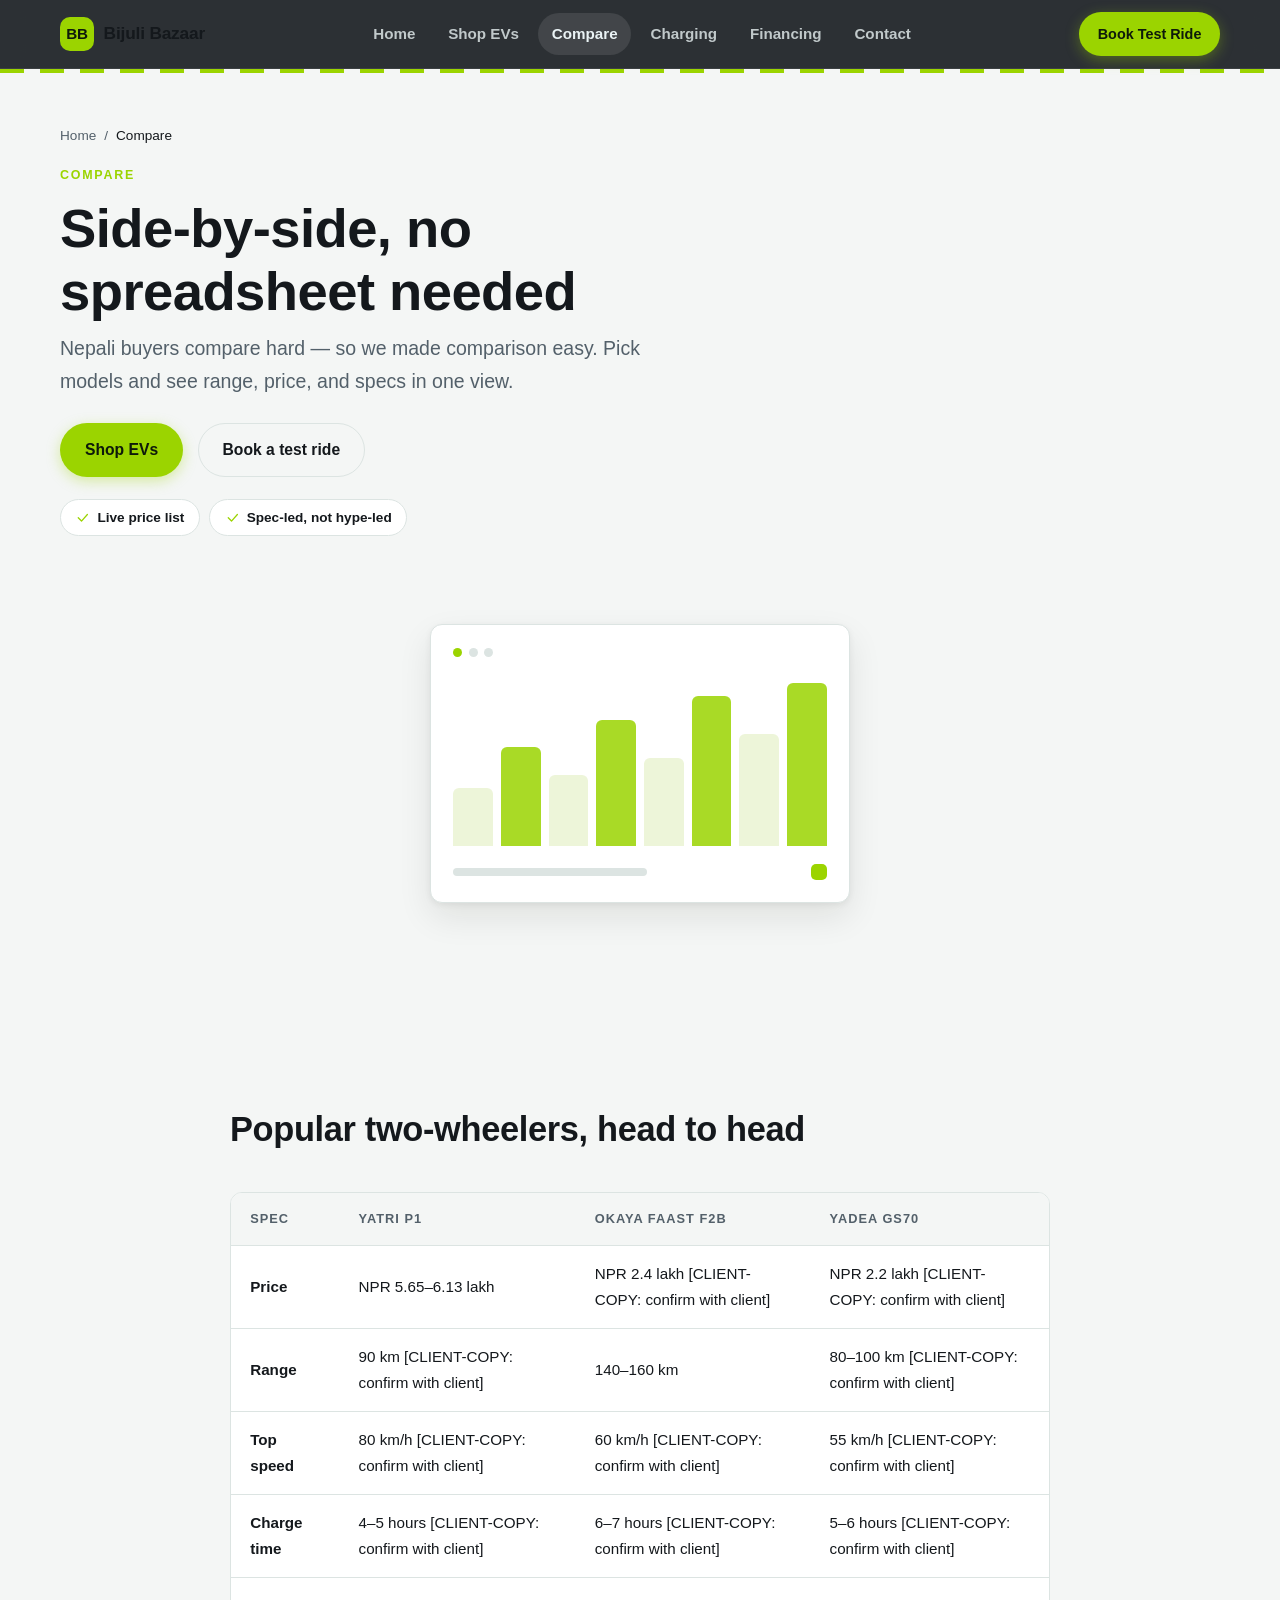
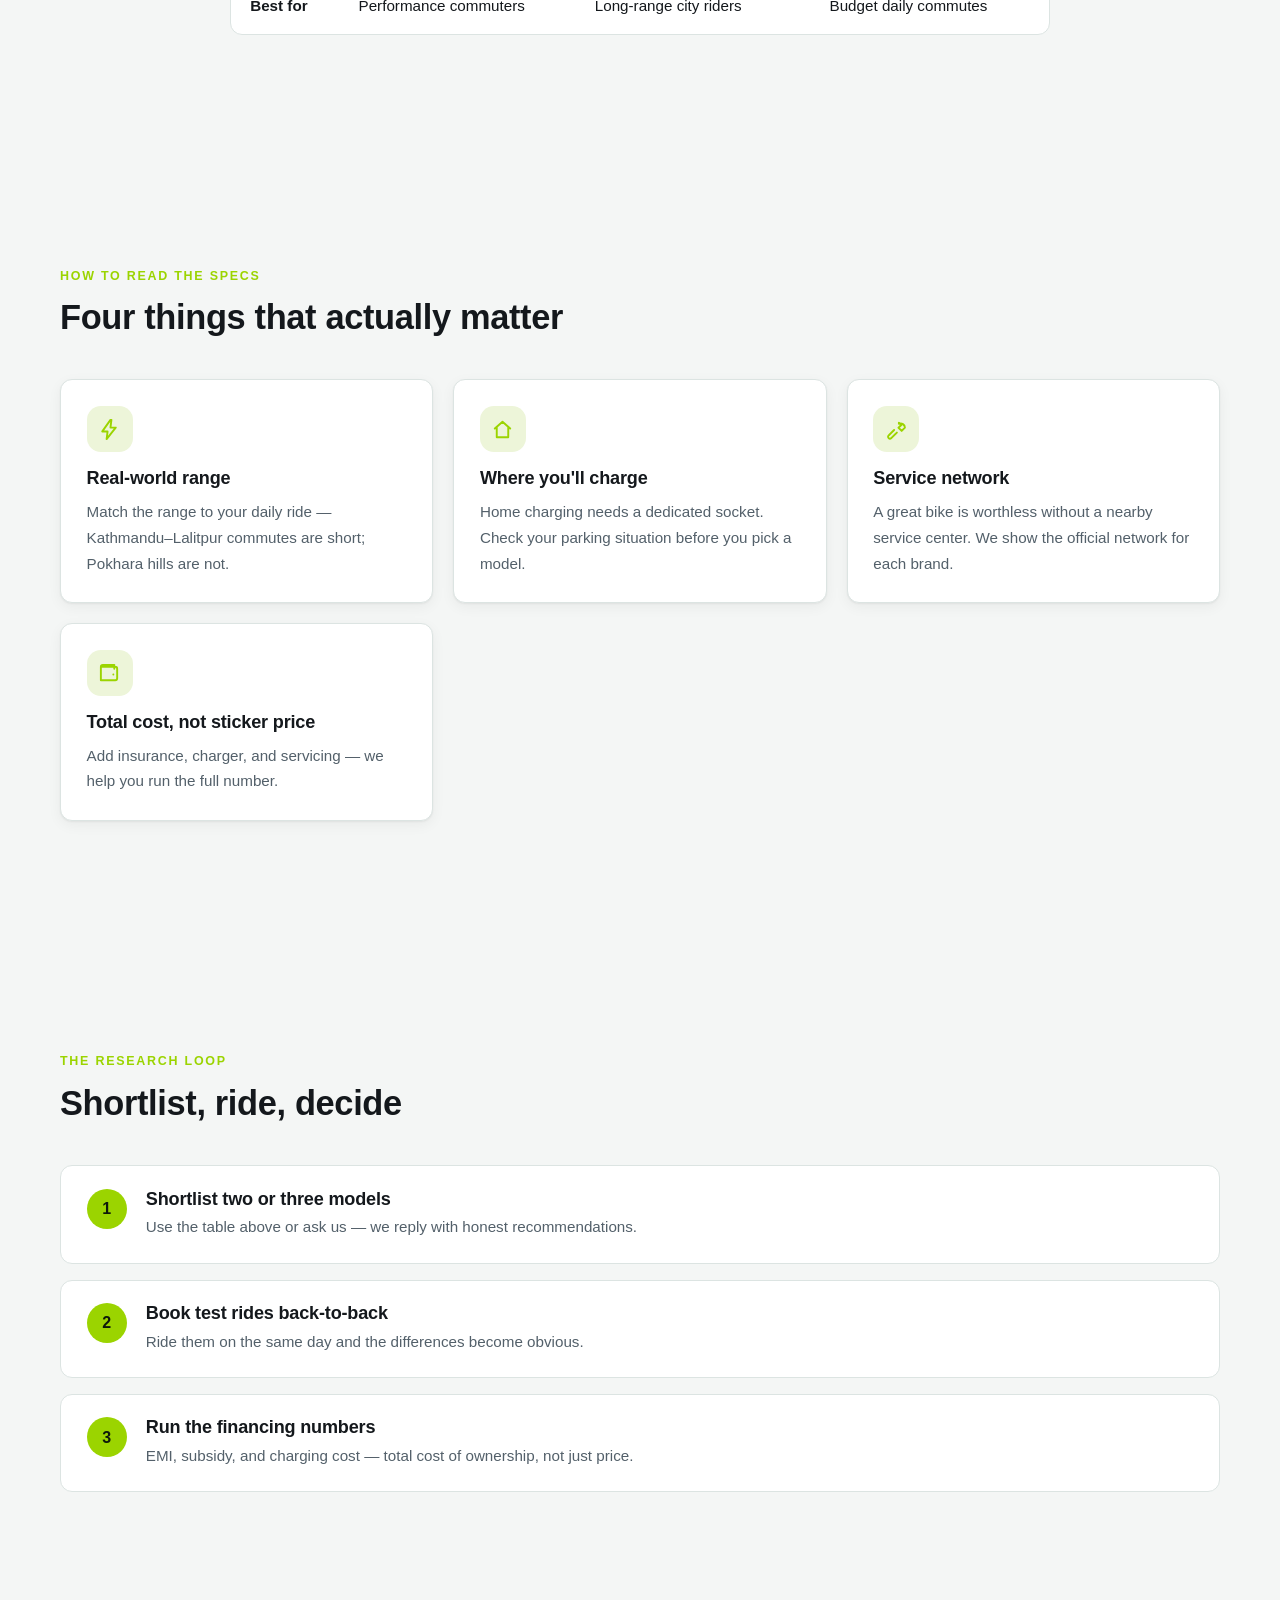
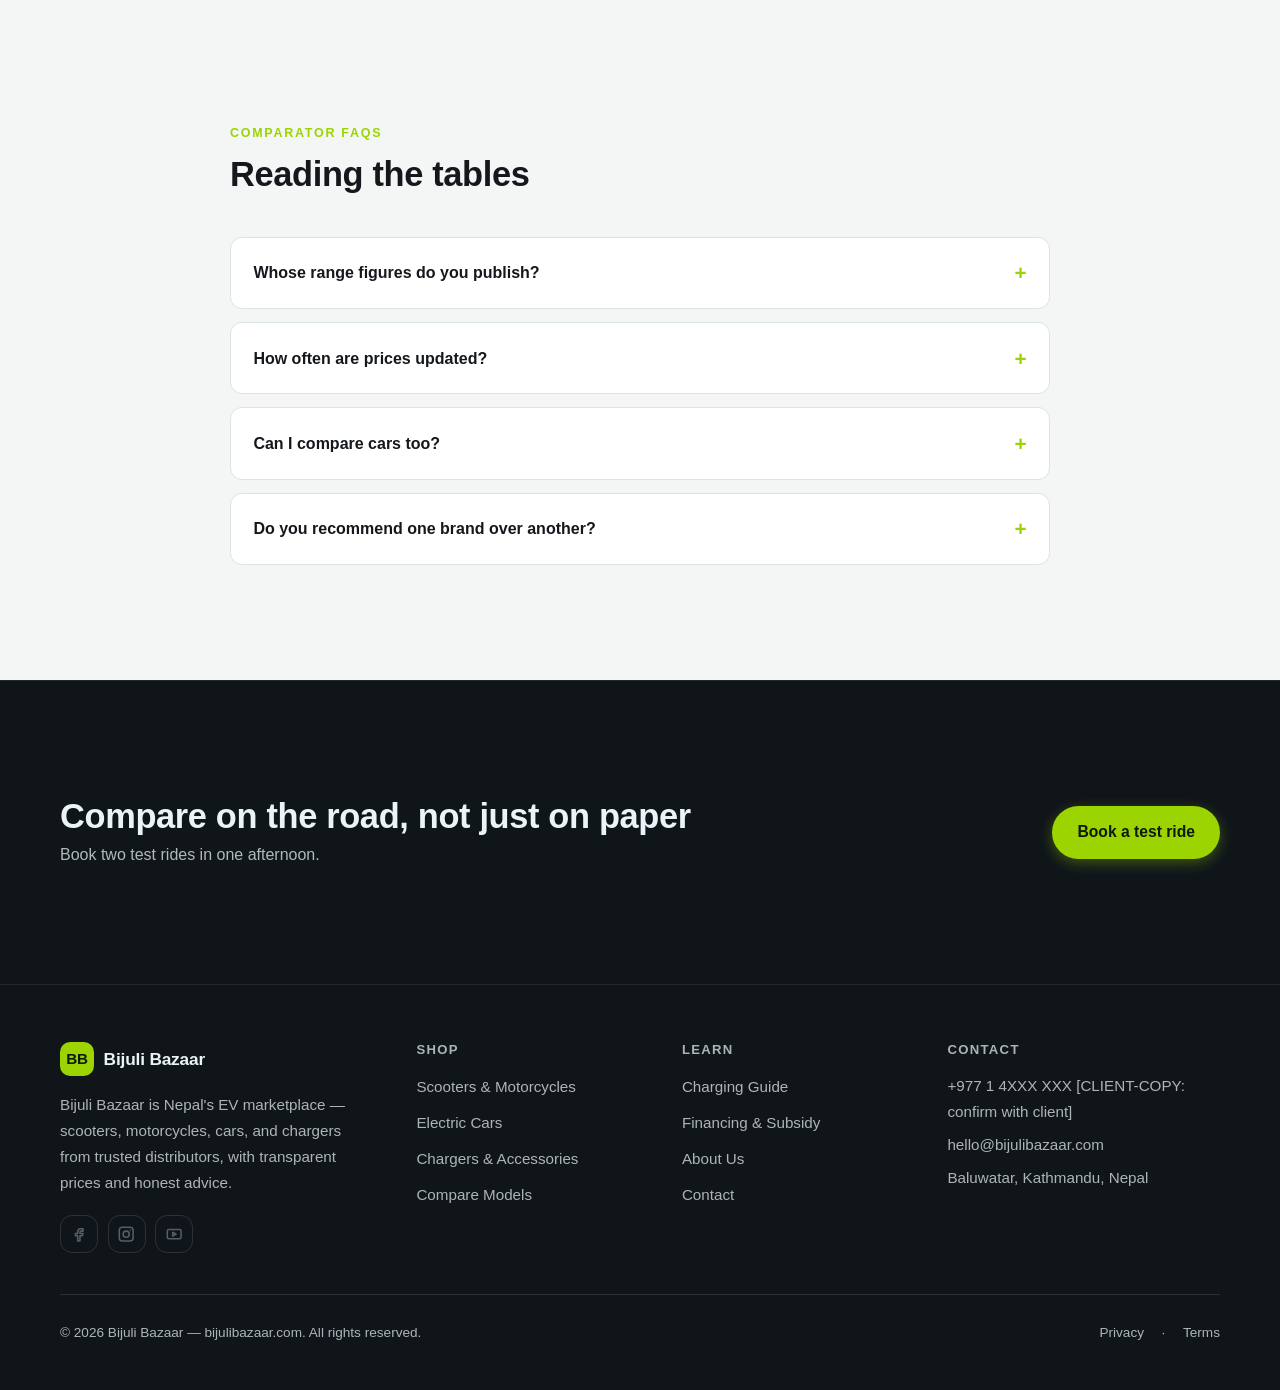
<file: compare.html>
<!DOCTYPE html>
<html lang="en">
<head>
<meta charset="utf-8">
<meta name="viewport" content="width=device-width, initial-scale=1">
<title>Compare EVs — Bijuli Bazaar — Bijuli Bazaar</title>
<meta name="description" content="Side-by-side EV comparison for Nepal: range, price, top speed, and charging. Compare scooters, motorcycles, and cars before you buy.">
<meta property="og:title" content="Compare EVs — Bijuli Bazaar">
<meta property="og:description" content="Side-by-side EV comparison for Nepal: range, price, top speed, and charging. Compare scooters, motorcycles, and cars before you buy.">
<meta property="og:type" content="website">
<meta property="og:url" content="https://bijulibazaar.com/compare.html">
<link rel="icon" href="data:image/svg+xml,%3Csvg%20xmlns%3D'http%3A%2F%2Fwww.w3.org%2F2000%2Fsvg'%20viewBox%3D'0%200%2064%2064'%3E%3Crect%20width%3D'64'%20height%3D'64'%20rx%3D'14'%20fill%3D'%239BD400'%2F%3E%3Ctext%20x%3D'32'%20y%3D'42'%20font-family%3D'Arial%2C%20sans-serif'%20font-size%3D'26'%20font-weight%3D'700'%20text-anchor%3D'middle'%20fill%3D'%230E1A0A'%3EBB%3C%2Ftext%3E%3C%2Fsvg%3E">
<link rel="stylesheet" href="assets/style.css">
<script defer src="assets/main.js"></script>
<script defer src="assets/form.js"></script>
</head>
<body data-site="bijulibazaar.com" data-page="compare.html">
<!-- CLIENT-COPY: All copy on this page is placeholder. Replace prices, contact details, statistics, and testimonial quotes with client-approved content before launch. -->
<a class="skip-link" href="#main">Skip to content</a>
<header class="site-header" data-header="dark">
    <div class="container header-inner">
      <a class="brand" href="index.html"><span class="brand-mark" style="background:#9BD400;color:#0E1A0A">BB</span><span class="brand-name">Bijuli Bazaar</span></a>
      <nav class="main-nav" aria-label="Primary"><ul><li><a href="index.html">Home</a></li><li><a href="shop.html">Shop EVs</a></li><li><a href="compare.html" aria-current="page">Compare</a></li><li><a href="charging.html">Charging</a></li><li><a href="financing.html">Financing</a></li><li><a href="contact.html">Contact</a></li></ul></nav>
      <div class="header-actions"><a class="btn btn-primary btn-sm header-cta" href="contact.html">Book Test Ride</a><button class="menu-toggle" aria-expanded="false" aria-controls="mobile-menu" aria-label="Open menu"><span class="icon" data-icon="menu" aria-hidden="true"></span></button></div>
    </div>
    <div class="mobile-menu" id="mobile-menu" hidden>
      <ul><li><a href="index.html">Home</a></li><li><a href="shop.html">Shop EVs</a></li><li><a href="compare.html" aria-current="page">Compare</a></li><li><a href="charging.html">Charging</a></li><li><a href="financing.html">Financing</a></li><li><a href="contact.html">Contact</a></li></ul>
      <a class="btn btn-primary btn-block" href="contact.html">Book Test Ride</a>
    </div>
  </header>
<main id="main">
<section class="hero hero-inner has-art">
    <div class="container hero-grid">
      <div class="hero-copy">
        <nav class="crumbs" aria-label="Breadcrumb"><a href="index.html">Home</a><span aria-hidden="true">/</span><span aria-current="page">Compare</span></nav>
        <p class="kicker">Compare</p>
        <h1>Side-by-side, no spreadsheet needed</h1>
        <p class="hero-lede">Nepali buyers compare hard — so we made comparison easy. Pick models and see range, price, and specs in one view.</p>
        <div class="btn-row"><a class="btn btn-primary" href="shop.html">Shop EVs</a><a class="btn btn-ghost" href="contact.html">Book a test ride</a></div>
        <div class="hero-badges"><span class="hero-badge"><span class="icon" data-icon="check" aria-hidden="true"></span>Live price list</span><span class="hero-badge"><span class="icon" data-icon="check" aria-hidden="true"></span>Spec-led, not hype-led</span></div>
        
      </div>
      <div class="hero-art"><div class="art chart-art" aria-hidden="true">
        <div class="chart-card">
          <div class="chart-head"><span></span><span></span><span></span></div>
          <div class="chart-bars">
            <i style="height:34%"></i><i style="height:58%"></i><i style="height:42%"></i>
            <i style="height:74%"></i><i style="height:52%"></i><i style="height:88%"></i>
            <i style="height:66%"></i><i style="height:96%"></i>
          </div>
          <div class="chart-foot"><span></span><b style="background:#9BD400"></b></div>
        </div></div></div>
    </div>
  </section>
<section class="sec">
        <div class="container narrow">
          <div class="sec-head"><h2>Popular two-wheelers, head to head</h2></div>
          <div class="table-wrap"><table>
            <thead><tr><th scope="col">Spec</th><th scope="col">Yatri P1</th><th scope="col">Okaya Faast F2B</th><th scope="col">Yadea GS70</th></tr></thead>
            <tbody><tr><th scope="row">Price</th><td>NPR 5.65–6.13 lakh</td><td>NPR 2.4 lakh [CLIENT-COPY: confirm with client]</td><td>NPR 2.2 lakh [CLIENT-COPY: confirm with client]</td></tr><tr><th scope="row">Range</th><td>90 km [CLIENT-COPY: confirm with client]</td><td>140–160 km</td><td>80–100 km [CLIENT-COPY: confirm with client]</td></tr><tr><th scope="row">Top speed</th><td>80 km/h [CLIENT-COPY: confirm with client]</td><td>60 km/h [CLIENT-COPY: confirm with client]</td><td>55 km/h [CLIENT-COPY: confirm with client]</td></tr><tr><th scope="row">Charge time</th><td>4–5 hours [CLIENT-COPY: confirm with client]</td><td>6–7 hours [CLIENT-COPY: confirm with client]</td><td>5–6 hours [CLIENT-COPY: confirm with client]</td></tr><tr><th scope="row">Best for</th><td>Performance commuters</td><td>Long-range city riders</td><td>Budget daily commutes</td></tr></tbody>
          </table></div>
        </div></section><section class="sec">
        <div class="container">
          <div class="sec-head"><p class="kicker">How to read the specs</p><h2>Four things that actually matter</h2></div>
          <ul class="grid features">
            <li class="card feature"><span class="feature-icon"><span class="icon" data-icon="bolt" aria-hidden="true"></span></span><h3>Real-world range</h3><p>Match the range to your daily ride — Kathmandu–Lalitpur commutes are short; Pokhara hills are not.</p></li><li class="card feature"><span class="feature-icon"><span class="icon" data-icon="home" aria-hidden="true"></span></span><h3>Where you&#39;ll charge</h3><p>Home charging needs a dedicated socket. Check your parking situation before you pick a model.</p></li><li class="card feature"><span class="feature-icon"><span class="icon" data-icon="wrench" aria-hidden="true"></span></span><h3>Service network</h3><p>A great bike is worthless without a nearby service center. We show the official network for each brand.</p></li><li class="card feature"><span class="feature-icon"><span class="icon" data-icon="wallet" aria-hidden="true"></span></span><h3>Total cost, not sticker price</h3><p>Add insurance, charger, and servicing — we help you run the full number.</p></li>
          </ul>
        </div></section><section class="sec">
        <div class="container">
          <div class="sec-head"><p class="kicker">The research loop</p><h2>Shortlist, ride, decide</h2></div>
          <ol class="steps">
            <li class="step"><span class="step-n">1</span><div><h3>Shortlist two or three models</h3><p>Use the table above or ask us — we reply with honest recommendations.</p></div></li><li class="step"><span class="step-n">2</span><div><h3>Book test rides back-to-back</h3><p>Ride them on the same day and the differences become obvious.</p></div></li><li class="step"><span class="step-n">3</span><div><h3>Run the financing numbers</h3><p>EMI, subsidy, and charging cost — total cost of ownership, not just price.</p></div></li>
          </ol>
        </div></section><section class="sec">
        <div class="container narrow">
          <div class="sec-head"><p class="kicker">Comparator FAQs</p><h2>Reading the tables</h2></div>
          <div class="faq">
            <details class="faq-item"><summary>Whose range figures do you publish?</summary><p>Manufacturer figures where available, adjusted with our mixed-riding estimates — we label which is which [CLIENT-COPY: confirm with client].</p></details><details class="faq-item"><summary>How often are prices updated?</summary><p>Distributor price lists are re-checked monthly and whenever a launch or revision is announced.</p></details><details class="faq-item"><summary>Can I compare cars too?</summary><p>Yes — ask us for a car comparison and we&#39;ll build the table for the models you&#39;re weighing.</p></details><details class="faq-item"><summary>Do you recommend one brand over another?</summary><p>We recommend based on your usage and budget, not on brand deals. That&#39;s the bazaar way.</p></details>
          </div>
        </div></section><section class="sec cta-sec" style="background:#10151A;color:#EAF3F5">
        <div class="container cta-inner">
          <div><h2>Compare on the road, not just on paper</h2><p>Book two test rides in one afternoon.</p></div>
          <a class="btn btn-primary" href="contact.html">Book a test ride</a>
        </div></section>

</main>
<footer class="site-footer footer-dark" style="background:#10151A;color:#EAF3F5">
    <div class="container">
      <div class="f-top">
        <div class="f-brand">
          <a class="brand" href="index.html"><span class="brand-mark" style="background:#9BD400;color:#0E1A0A">BB</span><span class="brand-name">Bijuli Bazaar</span></a>
          <p>Bijuli Bazaar is Nepal&#39;s EV marketplace — scooters, motorcycles, cars, and chargers from trusted distributors, with transparent prices and honest advice.</p>
          <div class="socials"><a class="social" href="https://facebook.com/bijulibazaar" aria-label="Facebook"><span class="icon" data-icon="facebook" aria-hidden="true"></span></a><a class="social" href="https://instagram.com/bijulibazaar" aria-label="Instagram"><span class="icon" data-icon="instagram" aria-hidden="true"></span></a><a class="social" href="https://youtube.com/@bijulibazaar" aria-label="YouTube"><span class="icon" data-icon="youtube" aria-hidden="true"></span></a></div>
        </div>
        <div class="f-col"><h3>Shop</h3><ul><li><a href="shop.html">Scooters &amp; Motorcycles</a></li><li><a href="shop.html">Electric Cars</a></li><li><a href="shop.html">Chargers &amp; Accessories</a></li><li><a href="compare.html">Compare Models</a></li></ul></div><div class="f-col"><h3>Learn</h3><ul><li><a href="charging.html">Charging Guide</a></li><li><a href="financing.html">Financing &amp; Subsidy</a></li><li><a href="about.html">About Us</a></li><li><a href="contact.html">Contact</a></li></ul></div>
        <div class="f-col f-contact"><h3>Contact</h3>
          <p>+977 1 4XXX XXX [CLIENT-COPY: confirm with client]</p>
          <p>hello@bijulibazaar.com</p>
          <p>Baluwatar, Kathmandu, Nepal</p>
        </div>
      </div>
      <div class="f-bottom"><p>© 2026 Bijuli Bazaar — bijulibazaar.com. All rights reserved.</p><div class="f-legal"><a href="privacy.html">Privacy</a> · <a href="terms.html">Terms</a></div></div>
    </div>
  </footer>
</body>
</html>
</file>
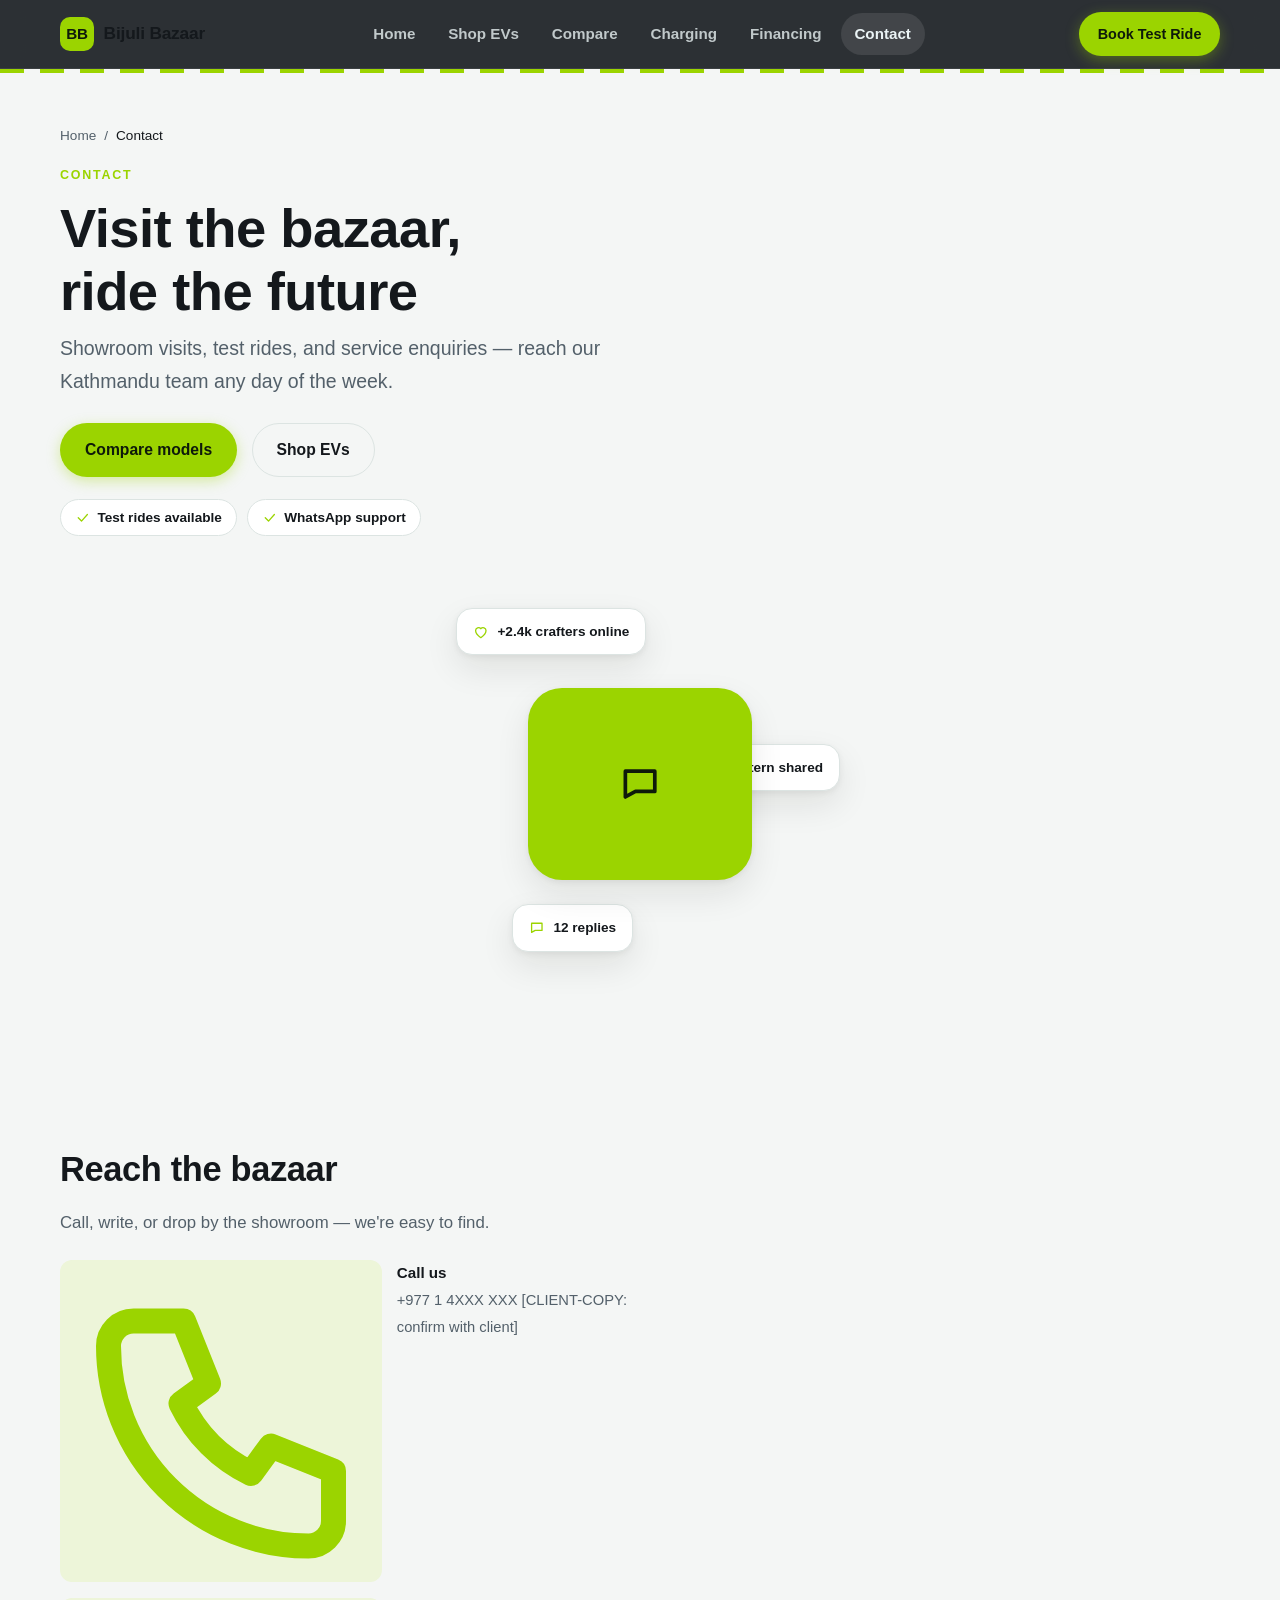
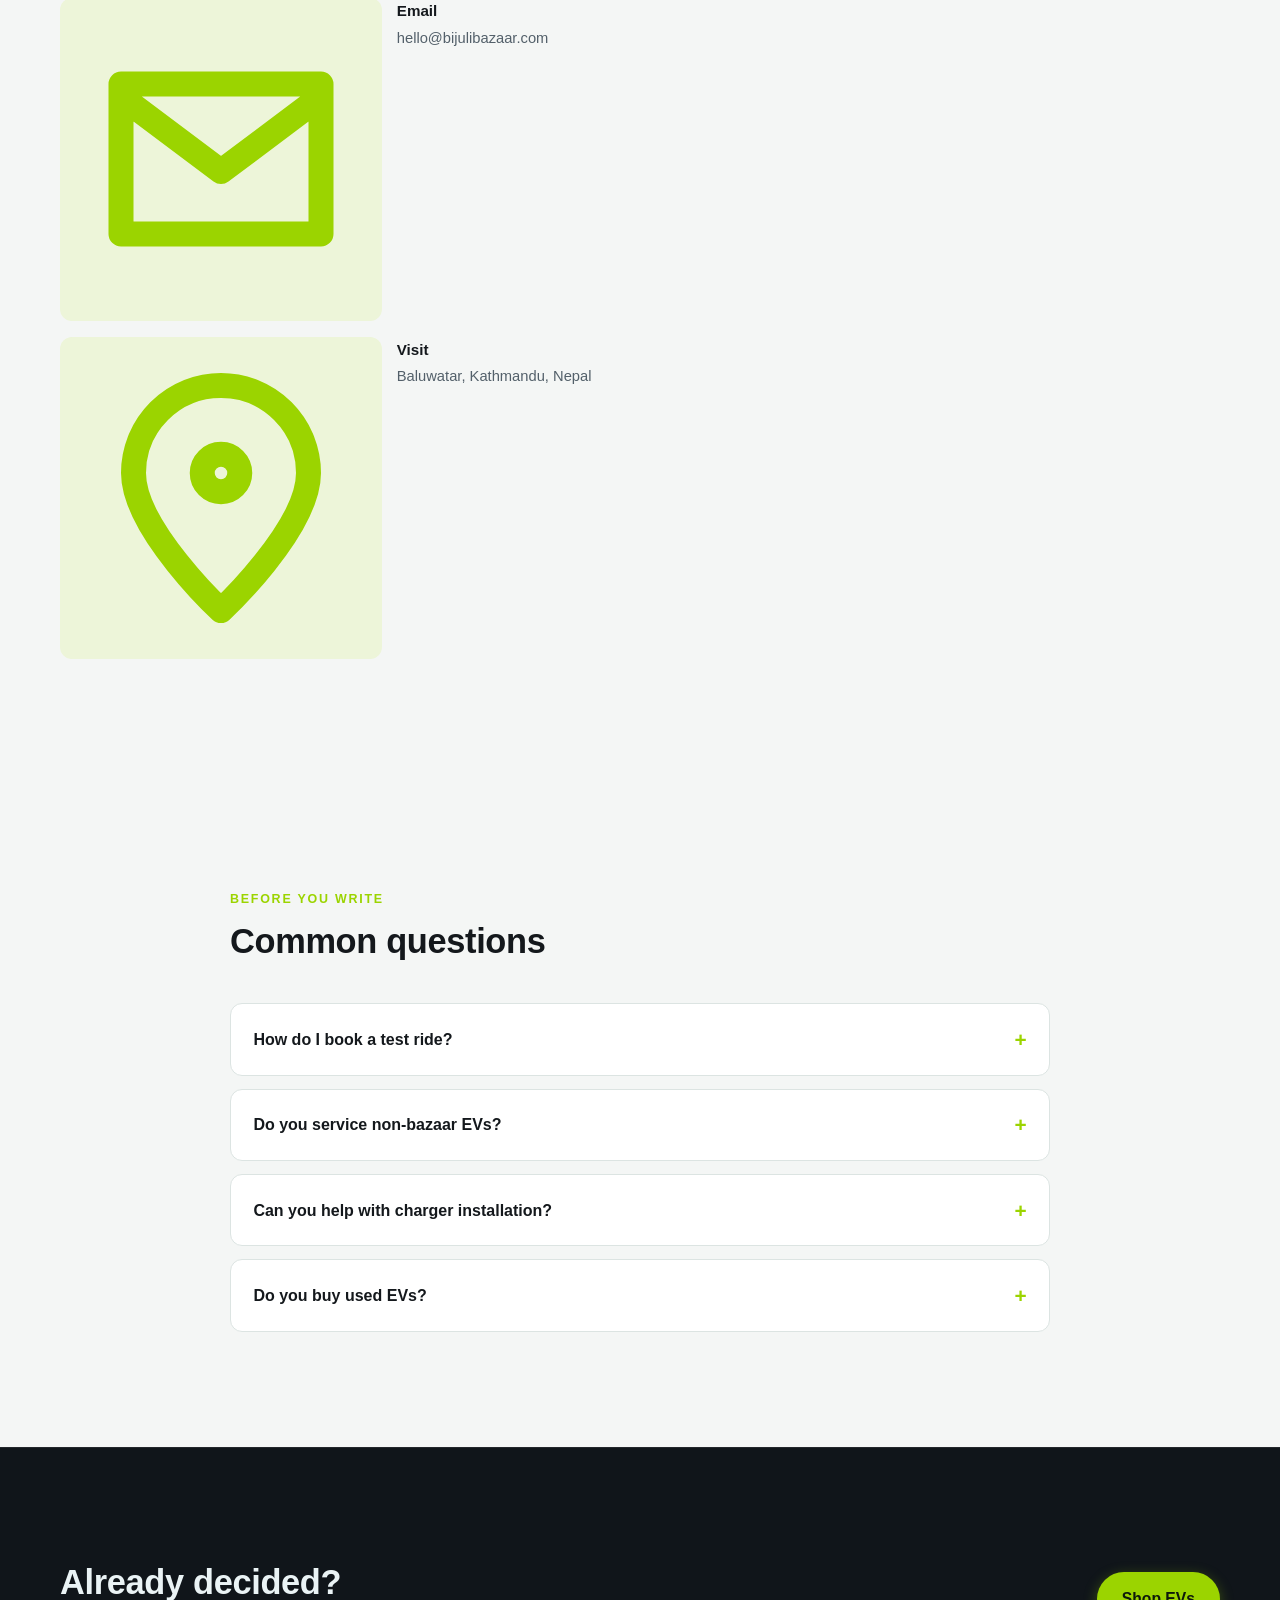
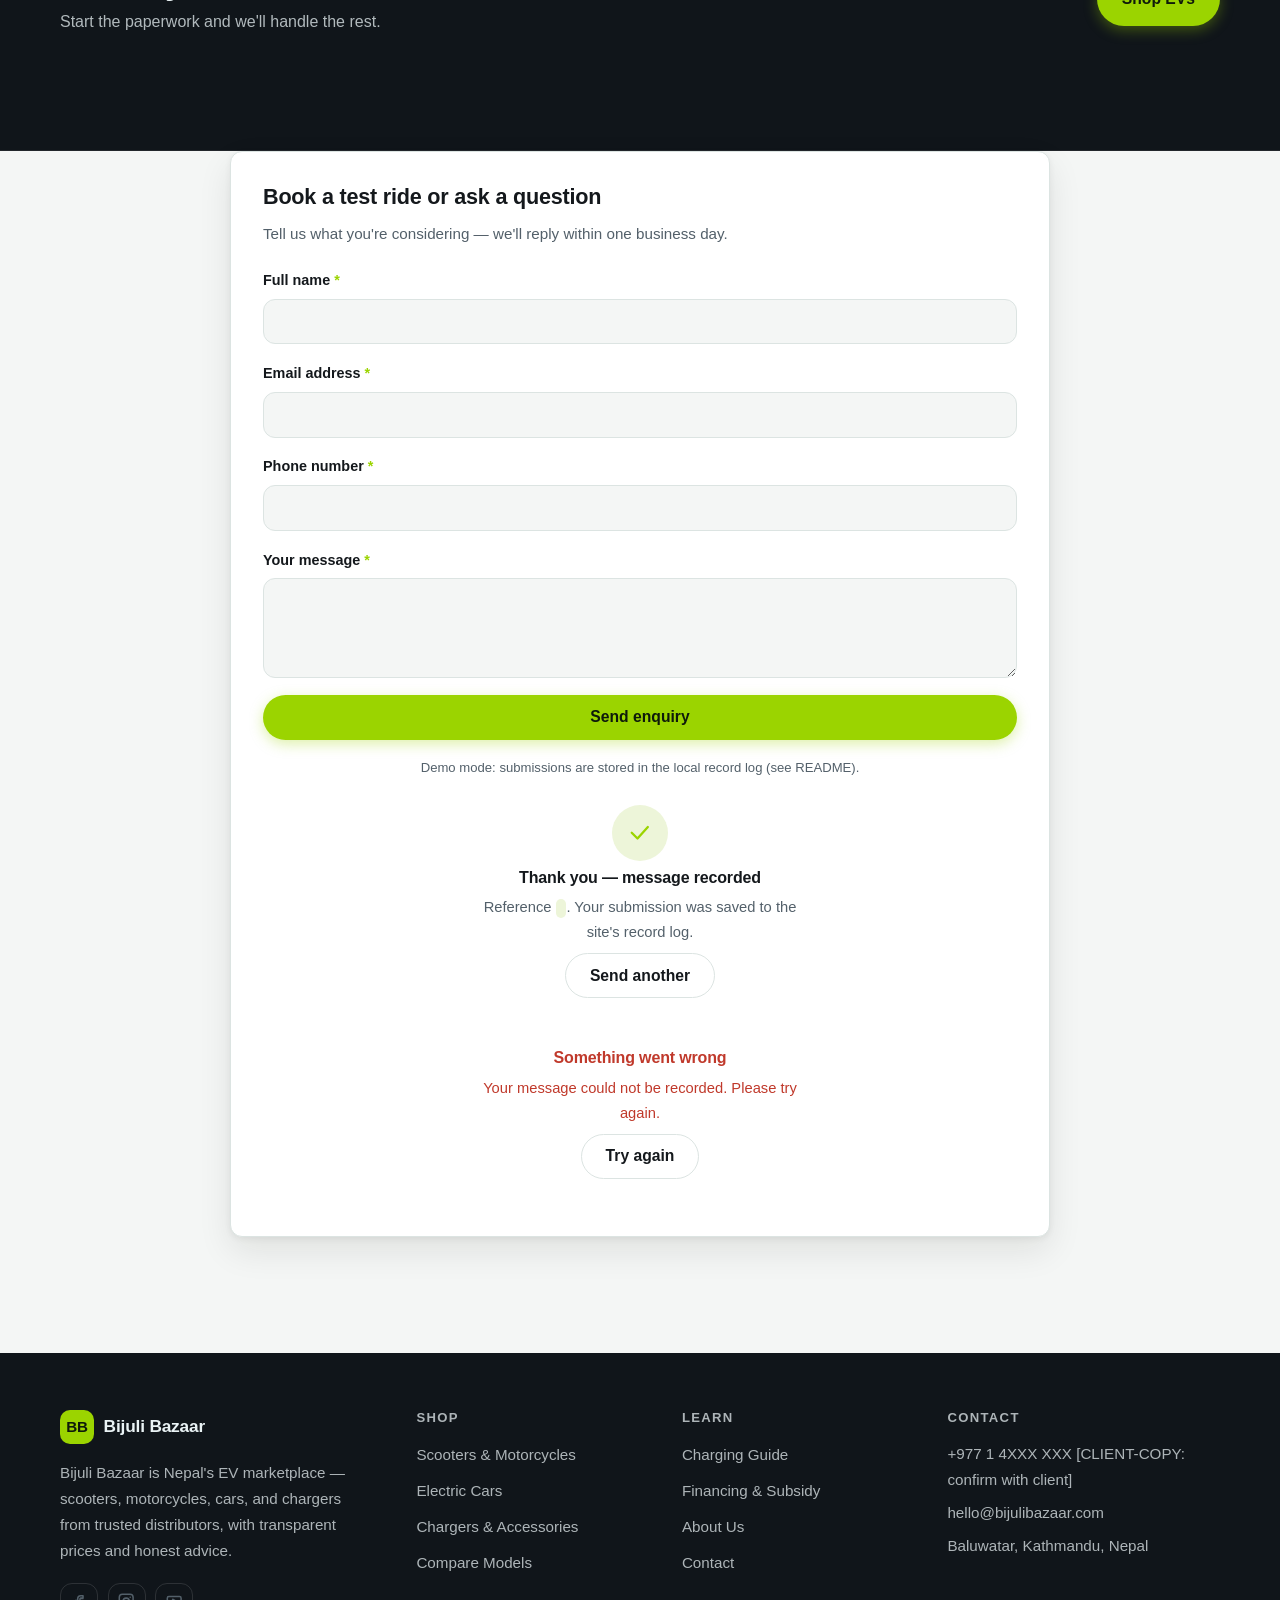
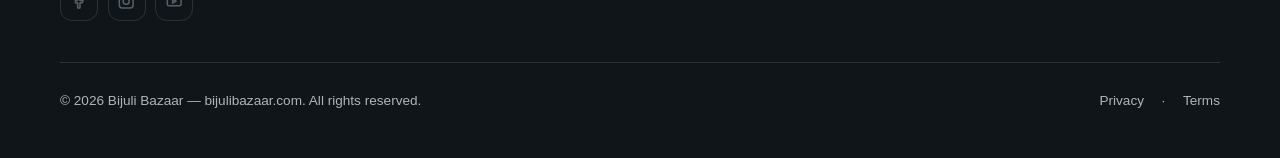
<file: contact.html>
<!DOCTYPE html>
<html lang="en">
<head>
<meta charset="utf-8">
<meta name="viewport" content="width=device-width, initial-scale=1">
<title>Contact &amp; Test Rides — Bijuli Bazaar — Bijuli Bazaar</title>
<meta name="description" content="Contact Bijuli Bazaar for test rides, showroom visits, financing, and service enquiries. Our Kathmandu team replies within one business day.">
<meta property="og:title" content="Contact &amp; Test Rides — Bijuli Bazaar">
<meta property="og:description" content="Contact Bijuli Bazaar for test rides, showroom visits, financing, and service enquiries. Our Kathmandu team replies within one business day.">
<meta property="og:type" content="website">
<meta property="og:url" content="https://bijulibazaar.com/contact.html">
<link rel="icon" href="data:image/svg+xml,%3Csvg%20xmlns%3D'http%3A%2F%2Fwww.w3.org%2F2000%2Fsvg'%20viewBox%3D'0%200%2064%2064'%3E%3Crect%20width%3D'64'%20height%3D'64'%20rx%3D'14'%20fill%3D'%239BD400'%2F%3E%3Ctext%20x%3D'32'%20y%3D'42'%20font-family%3D'Arial%2C%20sans-serif'%20font-size%3D'26'%20font-weight%3D'700'%20text-anchor%3D'middle'%20fill%3D'%230E1A0A'%3EBB%3C%2Ftext%3E%3C%2Fsvg%3E">
<link rel="stylesheet" href="assets/style.css">
<script defer src="assets/main.js"></script>
<script defer src="assets/form.js"></script>
</head>
<body data-site="bijulibazaar.com" data-page="contact.html">
<!-- CLIENT-COPY: All copy on this page is placeholder. Replace prices, contact details, statistics, and testimonial quotes with client-approved content before launch. -->
<a class="skip-link" href="#main">Skip to content</a>
<header class="site-header" data-header="dark">
    <div class="container header-inner">
      <a class="brand" href="index.html"><span class="brand-mark" style="background:#9BD400;color:#0E1A0A">BB</span><span class="brand-name">Bijuli Bazaar</span></a>
      <nav class="main-nav" aria-label="Primary"><ul><li><a href="index.html">Home</a></li><li><a href="shop.html">Shop EVs</a></li><li><a href="compare.html">Compare</a></li><li><a href="charging.html">Charging</a></li><li><a href="financing.html">Financing</a></li><li><a href="contact.html" aria-current="page">Contact</a></li></ul></nav>
      <div class="header-actions"><a class="btn btn-primary btn-sm header-cta" href="contact.html">Book Test Ride</a><button class="menu-toggle" aria-expanded="false" aria-controls="mobile-menu" aria-label="Open menu"><span class="icon" data-icon="menu" aria-hidden="true"></span></button></div>
    </div>
    <div class="mobile-menu" id="mobile-menu" hidden>
      <ul><li><a href="index.html">Home</a></li><li><a href="shop.html">Shop EVs</a></li><li><a href="compare.html">Compare</a></li><li><a href="charging.html">Charging</a></li><li><a href="financing.html">Financing</a></li><li><a href="contact.html" aria-current="page">Contact</a></li></ul>
      <a class="btn btn-primary btn-block" href="contact.html">Book Test Ride</a>
    </div>
  </header>
<main id="main">
<section class="hero hero-inner has-art">
    <div class="container hero-grid">
      <div class="hero-copy">
        <nav class="crumbs" aria-label="Breadcrumb"><a href="index.html">Home</a><span aria-hidden="true">/</span><span aria-current="page">Contact</span></nav>
        <p class="kicker">Contact</p>
        <h1>Visit the bazaar, ride the future</h1>
        <p class="hero-lede">Showroom visits, test rides, and service enquiries — reach our Kathmandu team any day of the week.</p>
        <div class="btn-row"><a class="btn btn-primary" href="compare.html">Compare models</a><a class="btn btn-ghost" href="shop.html">Shop EVs</a></div>
        <div class="hero-badges"><span class="hero-badge"><span class="icon" data-icon="check" aria-hidden="true"></span>Test rides available</span><span class="hero-badge"><span class="icon" data-icon="check" aria-hidden="true"></span>WhatsApp support</span></div>
        
      </div>
      <div class="hero-art"><div class="art bubbles-art" aria-hidden="true">
        <div class="bubble b1"><span class="icon" data-icon="heart" aria-hidden="true"></span><span>+2.4k crafters online</span></div>
        <div class="bubble b2"><span class="icon" data-icon="spark" aria-hidden="true"></span><span>New pattern shared</span></div>
        <div class="bubble b3"><span class="icon" data-icon="chat" aria-hidden="true"></span><span>12 replies</span></div>
        <div class="bubble-core"><span class="icon" data-icon="chat" aria-hidden="true"></span></div>
      </div></div>
    </div>
  </section>
<section class="sec">
        <div class="container split">
          <div class="split-copy">
            <h2>Reach the bazaar</h2>
            <p class="lede">Call, write, or drop by the showroom — we&#39;re easy to find.</p>
            <ul class="contact-list">
              <li><span class="icon" data-icon="phone" aria-hidden="true"></span><div><b>Call us</b><span>+977 1 4XXX XXX [CLIENT-COPY: confirm with client]</span></div></li><li><span class="icon" data-icon="mail" aria-hidden="true"></span><div><b>Email</b><span>hello@bijulibazaar.com</span></div></li><li><span class="icon" data-icon="pin" aria-hidden="true"></span><div><b>Visit</b><span>Baluwatar, Kathmandu, Nepal</span></div></li>
            </ul>
          </div>
          
        </div></section><section class="sec">
        <div class="container narrow">
          <div class="sec-head"><p class="kicker">Before you write</p><h2>Common questions</h2></div>
          <div class="faq">
            <details class="faq-item"><summary>How do I book a test ride?</summary><p>Fill the form below with your preferred model and area — we&#39;ll confirm a slot within one business day.</p></details><details class="faq-item"><summary>Do you service non-bazaar EVs?</summary><p>We connect you with official brand service centers for any EV, whether you bought from us or not.</p></details><details class="faq-item"><summary>Can you help with charger installation?</summary><p>Yes — our partner electricians handle safe home and office installation across the Valley.</p></details><details class="faq-item"><summary>Do you buy used EVs?</summary><p>We&#39;re building a used-EV exchange. Message us your vehicle details and we&#39;ll add you to the list.</p></details>
          </div>
        </div></section><section class="sec cta-sec" style="background:#10151A;color:#EAF3F5">
        <div class="container cta-inner">
          <div><h2>Already decided?</h2><p>Start the paperwork and we&#39;ll handle the rest.</p></div>
          <a class="btn btn-primary" href="shop.html">Shop EVs</a>
        </div></section>
<section class="sec form-sec"><div class="container narrow"><div class="form-card card">
    <h3>Book a test ride or ask a question</h3>
    <p class="form-lede">Tell us what you&#39;re considering — we&#39;ll reply within one business day.</p>
    <form data-persist data-form="contact" novalidate>
      <div class="field"><label for="f-name">Full name <span class="req" aria-hidden="true">*</span></label><input id="f-name" name="name" type="text" required><p class="field-error" id="e-name" hidden></p></div><div class="field"><label for="f-email">Email address <span class="req" aria-hidden="true">*</span></label><input id="f-email" name="email" type="email" required><p class="field-error" id="e-email" hidden></p></div><div class="field"><label for="f-phone">Phone number <span class="req" aria-hidden="true">*</span></label><input id="f-phone" name="phone" type="text" required><p class="field-error" id="e-phone" hidden></p></div><div class="field"><label for="f-message">Your message <span class="req" aria-hidden="true">*</span></label><textarea id="f-message" name="message" rows="4" required></textarea><p class="field-error" id="e-message" hidden></p></div>
      <button class="btn btn-primary btn-block" type="submit">Send enquiry</button>
      <p class="form-note">Demo mode: submissions are stored in the local record log (see README).</p>
    </form>
    <div class="form-done" hidden role="status">
      <span class="done-icon"><span class="icon" data-icon="check" aria-hidden="true"></span></span>
      <h4>Thank you — message recorded</h4>
      <p>Reference <code class="ref-id"></code>. Your submission was saved to the site's record log. <span class="done-mode"></span></p>
      <button class="btn btn-ghost" type="button" data-reset-form>Send another</button>
    </div>
    <div class="form-fail" hidden role="alert">
      <h4>Something went wrong</h4>
      <p>Your message could not be recorded. Please try again.</p>
      <button class="btn btn-ghost" type="button" data-reset-form>Try again</button>
    </div>
  </div></div></section>
</main>
<footer class="site-footer footer-dark" style="background:#10151A;color:#EAF3F5">
    <div class="container">
      <div class="f-top">
        <div class="f-brand">
          <a class="brand" href="index.html"><span class="brand-mark" style="background:#9BD400;color:#0E1A0A">BB</span><span class="brand-name">Bijuli Bazaar</span></a>
          <p>Bijuli Bazaar is Nepal&#39;s EV marketplace — scooters, motorcycles, cars, and chargers from trusted distributors, with transparent prices and honest advice.</p>
          <div class="socials"><a class="social" href="https://facebook.com/bijulibazaar" aria-label="Facebook"><span class="icon" data-icon="facebook" aria-hidden="true"></span></a><a class="social" href="https://instagram.com/bijulibazaar" aria-label="Instagram"><span class="icon" data-icon="instagram" aria-hidden="true"></span></a><a class="social" href="https://youtube.com/@bijulibazaar" aria-label="YouTube"><span class="icon" data-icon="youtube" aria-hidden="true"></span></a></div>
        </div>
        <div class="f-col"><h3>Shop</h3><ul><li><a href="shop.html">Scooters &amp; Motorcycles</a></li><li><a href="shop.html">Electric Cars</a></li><li><a href="shop.html">Chargers &amp; Accessories</a></li><li><a href="compare.html">Compare Models</a></li></ul></div><div class="f-col"><h3>Learn</h3><ul><li><a href="charging.html">Charging Guide</a></li><li><a href="financing.html">Financing &amp; Subsidy</a></li><li><a href="about.html">About Us</a></li><li><a href="contact.html">Contact</a></li></ul></div>
        <div class="f-col f-contact"><h3>Contact</h3>
          <p>+977 1 4XXX XXX [CLIENT-COPY: confirm with client]</p>
          <p>hello@bijulibazaar.com</p>
          <p>Baluwatar, Kathmandu, Nepal</p>
        </div>
      </div>
      <div class="f-bottom"><p>© 2026 Bijuli Bazaar — bijulibazaar.com. All rights reserved.</p><div class="f-legal"><a href="privacy.html">Privacy</a> · <a href="terms.html">Terms</a></div></div>
    </div>
  </footer>
</body>
</html>
</file>
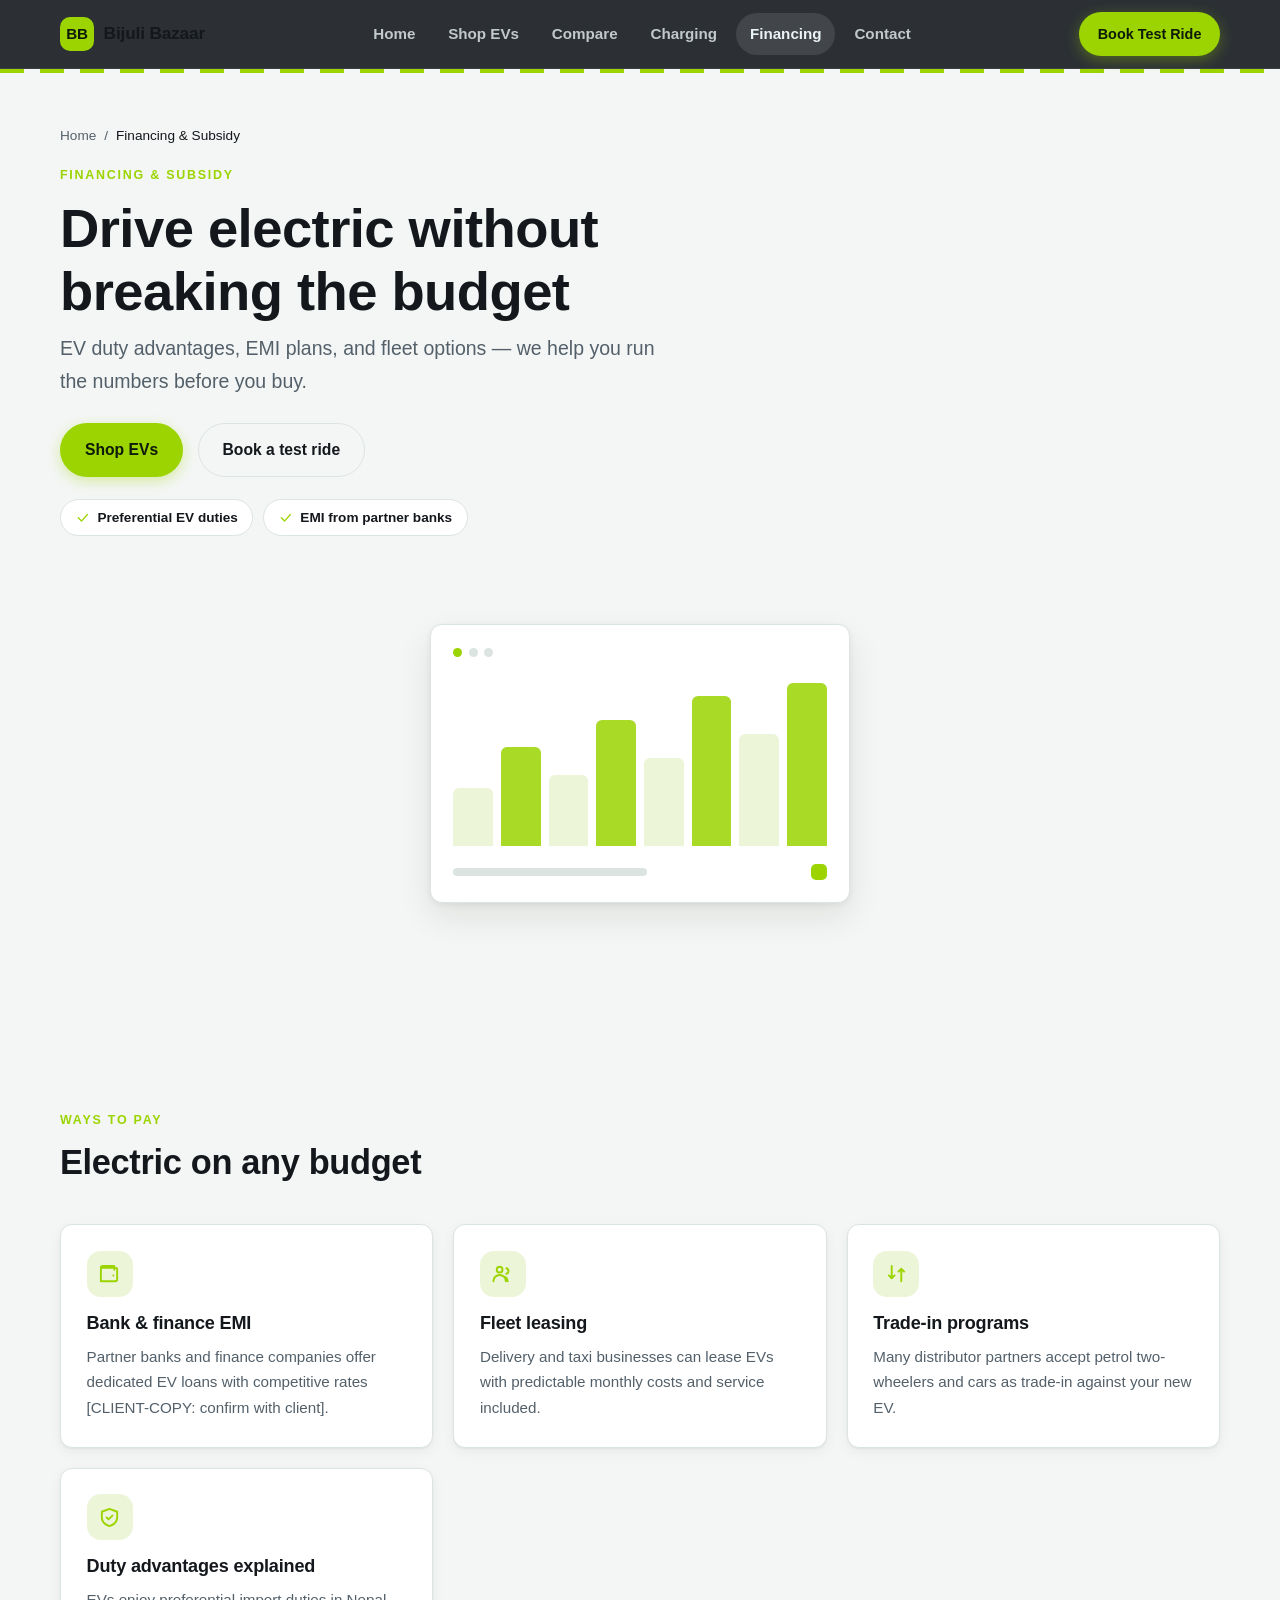
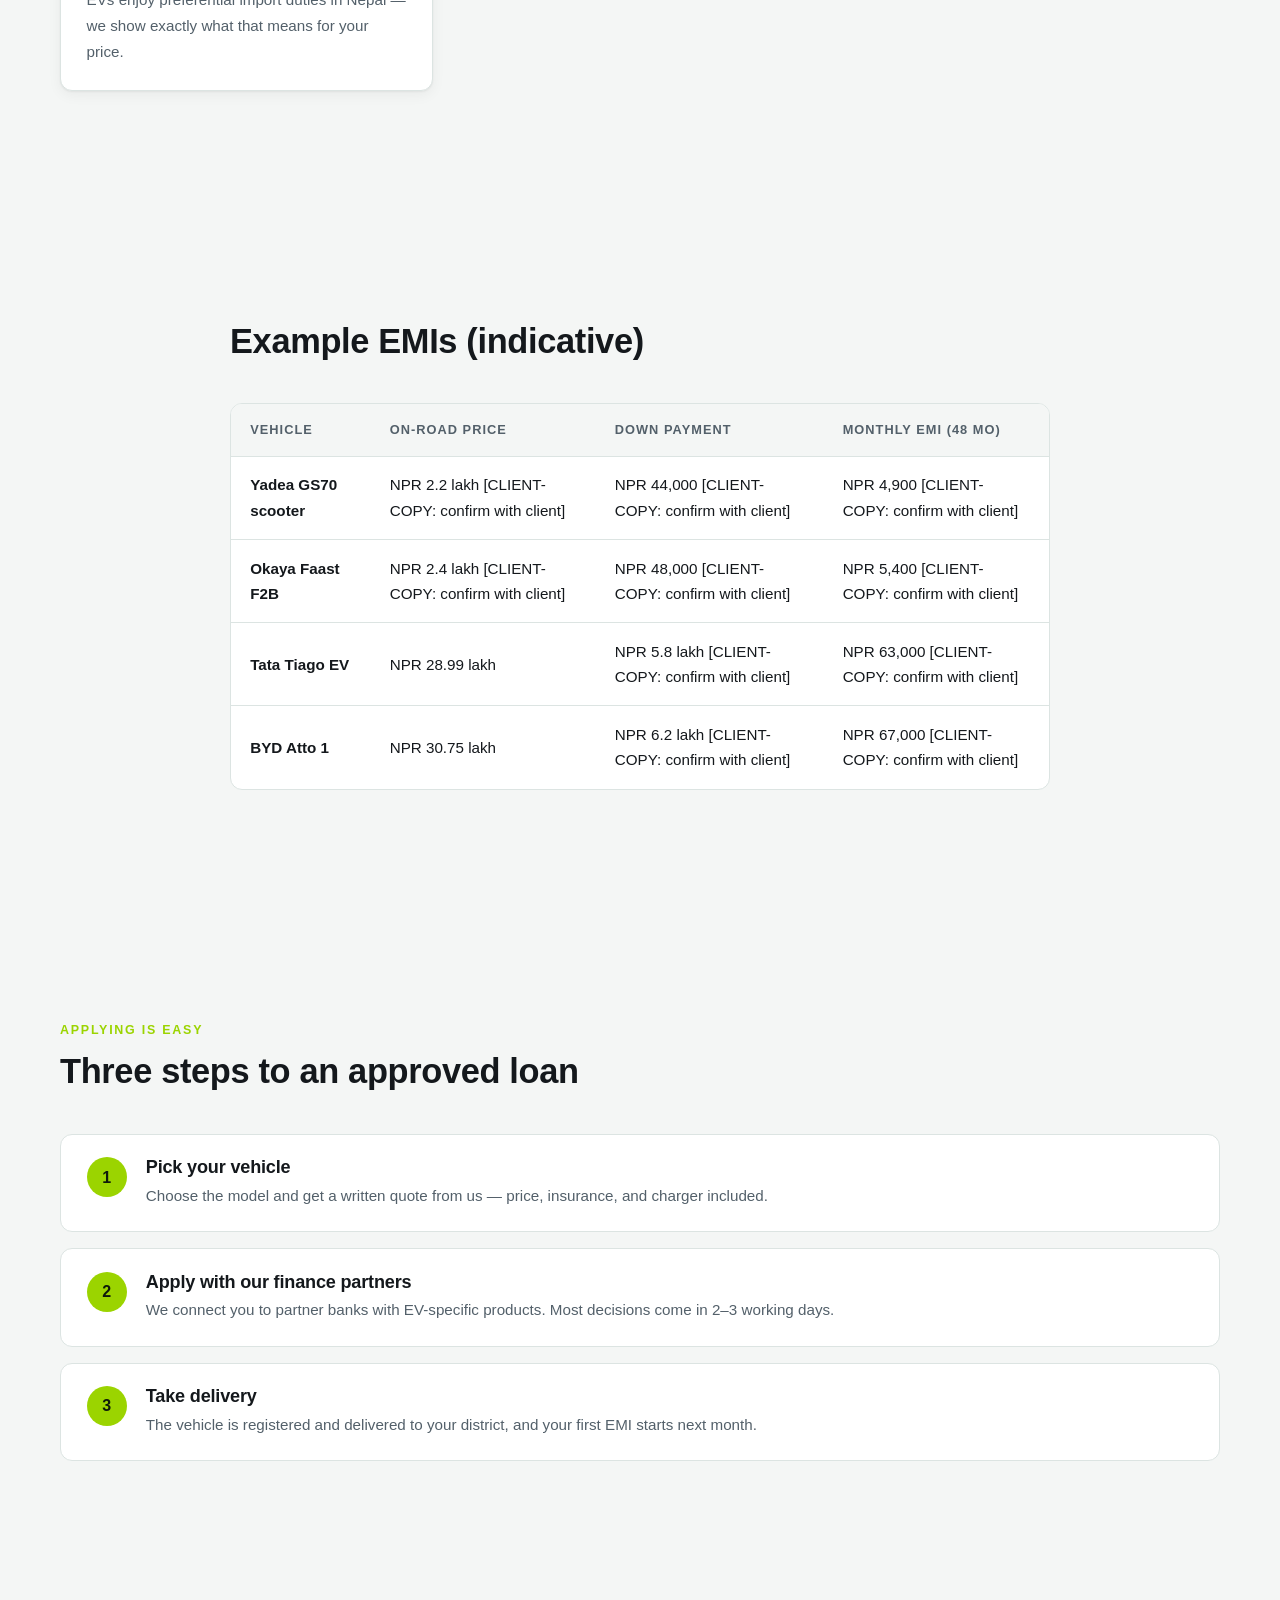
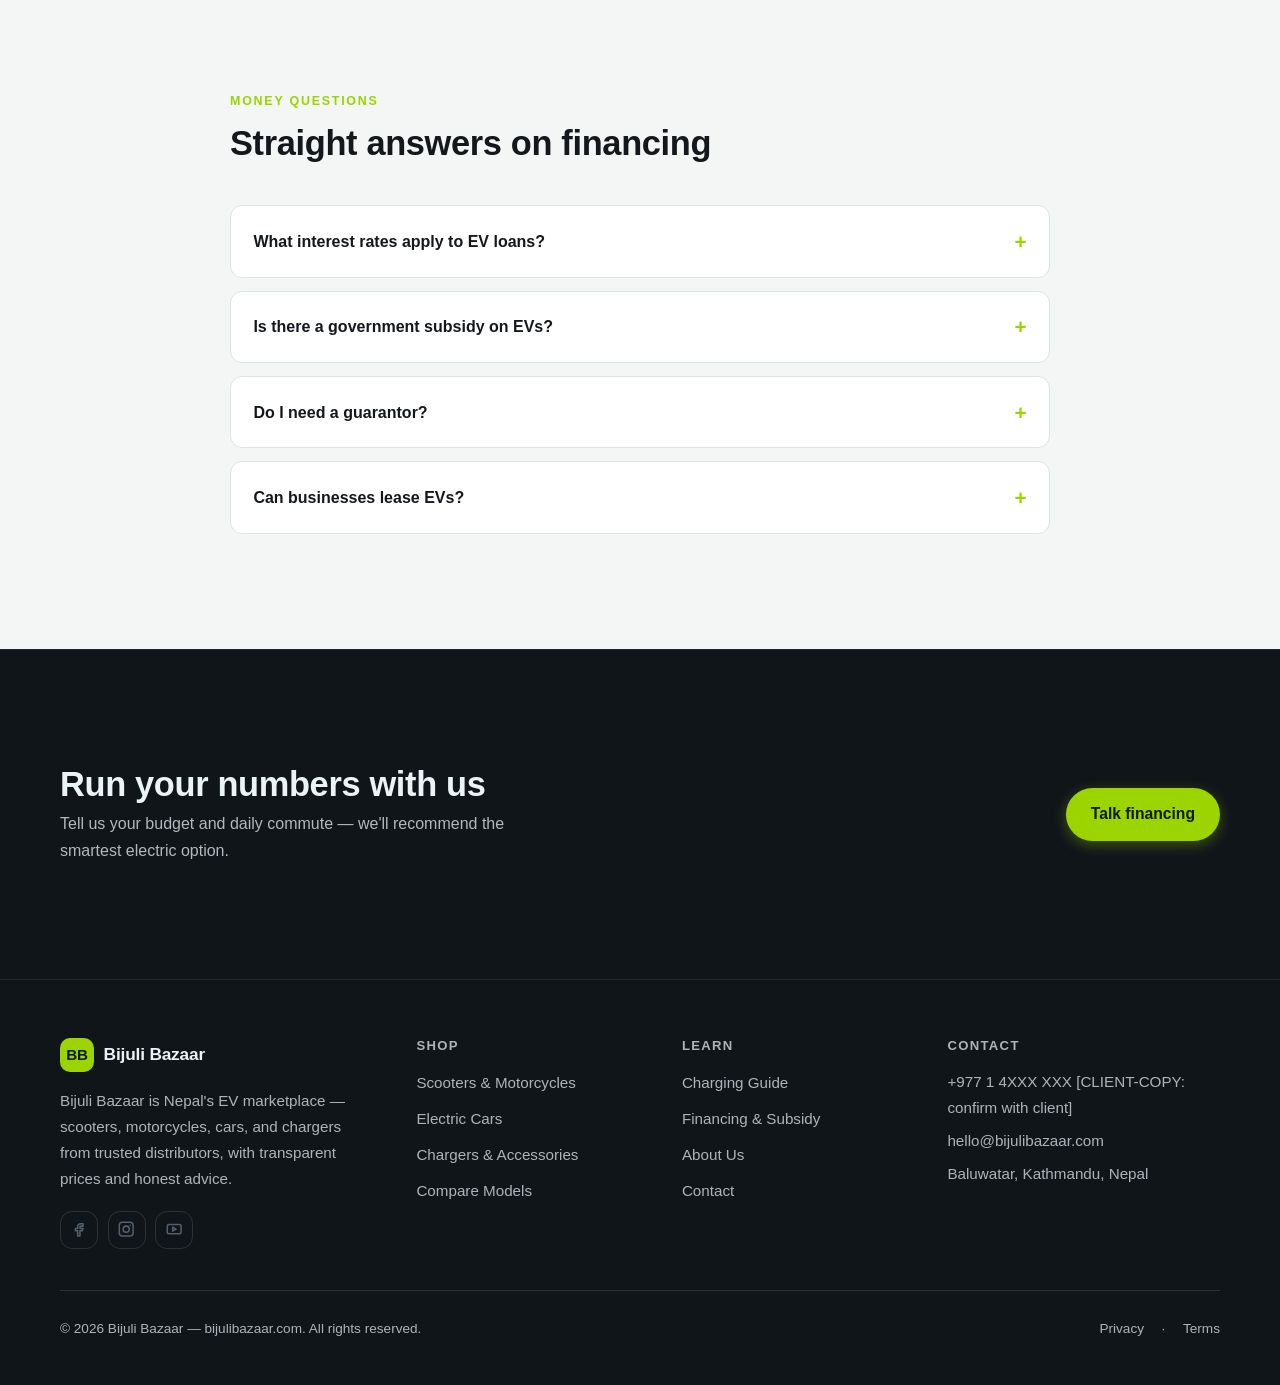
<file: financing.html>
<!DOCTYPE html>
<html lang="en">
<head>
<meta charset="utf-8">
<meta name="viewport" content="width=device-width, initial-scale=1">
<title>Financing &amp; Subsidy — Bijuli Bazaar — Bijuli Bazaar</title>
<meta name="description" content="EV financing in Nepal: EMI plans, preferential duties, trade-ins, and fleet leasing. Run the numbers before you buy.">
<meta property="og:title" content="Financing &amp; Subsidy — Bijuli Bazaar">
<meta property="og:description" content="EV financing in Nepal: EMI plans, preferential duties, trade-ins, and fleet leasing. Run the numbers before you buy.">
<meta property="og:type" content="website">
<meta property="og:url" content="https://bijulibazaar.com/financing.html">
<link rel="icon" href="data:image/svg+xml,%3Csvg%20xmlns%3D'http%3A%2F%2Fwww.w3.org%2F2000%2Fsvg'%20viewBox%3D'0%200%2064%2064'%3E%3Crect%20width%3D'64'%20height%3D'64'%20rx%3D'14'%20fill%3D'%239BD400'%2F%3E%3Ctext%20x%3D'32'%20y%3D'42'%20font-family%3D'Arial%2C%20sans-serif'%20font-size%3D'26'%20font-weight%3D'700'%20text-anchor%3D'middle'%20fill%3D'%230E1A0A'%3EBB%3C%2Ftext%3E%3C%2Fsvg%3E">
<link rel="stylesheet" href="assets/style.css">
<script defer src="assets/main.js"></script>
<script defer src="assets/form.js"></script>
</head>
<body data-site="bijulibazaar.com" data-page="financing.html">
<!-- CLIENT-COPY: All copy on this page is placeholder. Replace prices, contact details, statistics, and testimonial quotes with client-approved content before launch. -->
<a class="skip-link" href="#main">Skip to content</a>
<header class="site-header" data-header="dark">
    <div class="container header-inner">
      <a class="brand" href="index.html"><span class="brand-mark" style="background:#9BD400;color:#0E1A0A">BB</span><span class="brand-name">Bijuli Bazaar</span></a>
      <nav class="main-nav" aria-label="Primary"><ul><li><a href="index.html">Home</a></li><li><a href="shop.html">Shop EVs</a></li><li><a href="compare.html">Compare</a></li><li><a href="charging.html">Charging</a></li><li><a href="financing.html" aria-current="page">Financing</a></li><li><a href="contact.html">Contact</a></li></ul></nav>
      <div class="header-actions"><a class="btn btn-primary btn-sm header-cta" href="contact.html">Book Test Ride</a><button class="menu-toggle" aria-expanded="false" aria-controls="mobile-menu" aria-label="Open menu"><span class="icon" data-icon="menu" aria-hidden="true"></span></button></div>
    </div>
    <div class="mobile-menu" id="mobile-menu" hidden>
      <ul><li><a href="index.html">Home</a></li><li><a href="shop.html">Shop EVs</a></li><li><a href="compare.html">Compare</a></li><li><a href="charging.html">Charging</a></li><li><a href="financing.html" aria-current="page">Financing</a></li><li><a href="contact.html">Contact</a></li></ul>
      <a class="btn btn-primary btn-block" href="contact.html">Book Test Ride</a>
    </div>
  </header>
<main id="main">
<section class="hero hero-inner has-art">
    <div class="container hero-grid">
      <div class="hero-copy">
        <nav class="crumbs" aria-label="Breadcrumb"><a href="index.html">Home</a><span aria-hidden="true">/</span><span aria-current="page">Financing &amp; Subsidy</span></nav>
        <p class="kicker">Financing &amp; Subsidy</p>
        <h1>Drive electric without breaking the budget</h1>
        <p class="hero-lede">EV duty advantages, EMI plans, and fleet options — we help you run the numbers before you buy.</p>
        <div class="btn-row"><a class="btn btn-primary" href="shop.html">Shop EVs</a><a class="btn btn-ghost" href="contact.html">Book a test ride</a></div>
        <div class="hero-badges"><span class="hero-badge"><span class="icon" data-icon="check" aria-hidden="true"></span>Preferential EV duties</span><span class="hero-badge"><span class="icon" data-icon="check" aria-hidden="true"></span>EMI from partner banks</span></div>
        
      </div>
      <div class="hero-art"><div class="art chart-art" aria-hidden="true">
        <div class="chart-card">
          <div class="chart-head"><span></span><span></span><span></span></div>
          <div class="chart-bars">
            <i style="height:34%"></i><i style="height:58%"></i><i style="height:42%"></i>
            <i style="height:74%"></i><i style="height:52%"></i><i style="height:88%"></i>
            <i style="height:66%"></i><i style="height:96%"></i>
          </div>
          <div class="chart-foot"><span></span><b style="background:#9BD400"></b></div>
        </div></div></div>
    </div>
  </section>
<section class="sec">
        <div class="container">
          <div class="sec-head"><p class="kicker">Ways to pay</p><h2>Electric on any budget</h2></div>
          <ul class="grid features">
            <li class="card feature"><span class="feature-icon"><span class="icon" data-icon="wallet" aria-hidden="true"></span></span><h3>Bank &amp; finance EMI</h3><p>Partner banks and finance companies offer dedicated EV loans with competitive rates [CLIENT-COPY: confirm with client].</p></li><li class="card feature"><span class="feature-icon"><span class="icon" data-icon="users" aria-hidden="true"></span></span><h3>Fleet leasing</h3><p>Delivery and taxi businesses can lease EVs with predictable monthly costs and service included.</p></li><li class="card feature"><span class="feature-icon"><span class="icon" data-icon="swap" aria-hidden="true"></span></span><h3>Trade-in programs</h3><p>Many distributor partners accept petrol two-wheelers and cars as trade-in against your new EV.</p></li><li class="card feature"><span class="feature-icon"><span class="icon" data-icon="shield" aria-hidden="true"></span></span><h3>Duty advantages explained</h3><p>EVs enjoy preferential import duties in Nepal — we show exactly what that means for your price.</p></li>
          </ul>
        </div></section><section class="sec">
        <div class="container narrow">
          <div class="sec-head"><h2>Example EMIs (indicative)</h2></div>
          <div class="table-wrap"><table>
            <thead><tr><th scope="col">Vehicle</th><th scope="col">On-road price</th><th scope="col">Down payment</th><th scope="col">Monthly EMI (48 mo)</th></tr></thead>
            <tbody><tr><th scope="row">Yadea GS70 scooter</th><td>NPR 2.2 lakh [CLIENT-COPY: confirm with client]</td><td>NPR 44,000 [CLIENT-COPY: confirm with client]</td><td>NPR 4,900 [CLIENT-COPY: confirm with client]</td></tr><tr><th scope="row">Okaya Faast F2B</th><td>NPR 2.4 lakh [CLIENT-COPY: confirm with client]</td><td>NPR 48,000 [CLIENT-COPY: confirm with client]</td><td>NPR 5,400 [CLIENT-COPY: confirm with client]</td></tr><tr><th scope="row">Tata Tiago EV</th><td>NPR 28.99 lakh</td><td>NPR 5.8 lakh [CLIENT-COPY: confirm with client]</td><td>NPR 63,000 [CLIENT-COPY: confirm with client]</td></tr><tr><th scope="row">BYD Atto 1</th><td>NPR 30.75 lakh</td><td>NPR 6.2 lakh [CLIENT-COPY: confirm with client]</td><td>NPR 67,000 [CLIENT-COPY: confirm with client]</td></tr></tbody>
          </table></div>
        </div></section><section class="sec">
        <div class="container">
          <div class="sec-head"><p class="kicker">Applying is easy</p><h2>Three steps to an approved loan</h2></div>
          <ol class="steps">
            <li class="step"><span class="step-n">1</span><div><h3>Pick your vehicle</h3><p>Choose the model and get a written quote from us — price, insurance, and charger included.</p></div></li><li class="step"><span class="step-n">2</span><div><h3>Apply with our finance partners</h3><p>We connect you to partner banks with EV-specific products. Most decisions come in 2–3 working days.</p></div></li><li class="step"><span class="step-n">3</span><div><h3>Take delivery</h3><p>The vehicle is registered and delivered to your district, and your first EMI starts next month.</p></div></li>
          </ol>
        </div></section><section class="sec">
        <div class="container narrow">
          <div class="sec-head"><p class="kicker">Money questions</p><h2>Straight answers on financing</h2></div>
          <div class="faq">
            <details class="faq-item"><summary>What interest rates apply to EV loans?</summary><p>Rates vary by lender and tenor — current EV loan rates are competitive with auto loans [CLIENT-COPY: confirm with client]. Ask us for today&#39;s offers.</p></details><details class="faq-item"><summary>Is there a government subsidy on EVs?</summary><p>EVs benefit from preferential import duties and taxes. Specific cash subsidies vary by year and category — we track current policy on the Financing page.</p></details><details class="faq-item"><summary>Do I need a guarantor?</summary><p>Requirements depend on the lender and loan size. Our partners guide you through documents step by step.</p></details><details class="faq-item"><summary>Can businesses lease EVs?</summary><p>Yes — fleet leasing is available for delivery, taxi, and corporate fleets, with service and charging setup included [CLIENT-COPY: confirm with client].</p></details>
          </div>
        </div></section><section class="sec cta-sec" style="background:#10151A;color:#EAF3F5">
        <div class="container cta-inner">
          <div><h2>Run your numbers with us</h2><p>Tell us your budget and daily commute — we&#39;ll recommend the smartest electric option.</p></div>
          <a class="btn btn-primary" href="contact.html">Talk financing</a>
        </div></section>

</main>
<footer class="site-footer footer-dark" style="background:#10151A;color:#EAF3F5">
    <div class="container">
      <div class="f-top">
        <div class="f-brand">
          <a class="brand" href="index.html"><span class="brand-mark" style="background:#9BD400;color:#0E1A0A">BB</span><span class="brand-name">Bijuli Bazaar</span></a>
          <p>Bijuli Bazaar is Nepal&#39;s EV marketplace — scooters, motorcycles, cars, and chargers from trusted distributors, with transparent prices and honest advice.</p>
          <div class="socials"><a class="social" href="https://facebook.com/bijulibazaar" aria-label="Facebook"><span class="icon" data-icon="facebook" aria-hidden="true"></span></a><a class="social" href="https://instagram.com/bijulibazaar" aria-label="Instagram"><span class="icon" data-icon="instagram" aria-hidden="true"></span></a><a class="social" href="https://youtube.com/@bijulibazaar" aria-label="YouTube"><span class="icon" data-icon="youtube" aria-hidden="true"></span></a></div>
        </div>
        <div class="f-col"><h3>Shop</h3><ul><li><a href="shop.html">Scooters &amp; Motorcycles</a></li><li><a href="shop.html">Electric Cars</a></li><li><a href="shop.html">Chargers &amp; Accessories</a></li><li><a href="compare.html">Compare Models</a></li></ul></div><div class="f-col"><h3>Learn</h3><ul><li><a href="charging.html">Charging Guide</a></li><li><a href="financing.html">Financing &amp; Subsidy</a></li><li><a href="about.html">About Us</a></li><li><a href="contact.html">Contact</a></li></ul></div>
        <div class="f-col f-contact"><h3>Contact</h3>
          <p>+977 1 4XXX XXX [CLIENT-COPY: confirm with client]</p>
          <p>hello@bijulibazaar.com</p>
          <p>Baluwatar, Kathmandu, Nepal</p>
        </div>
      </div>
      <div class="f-bottom"><p>© 2026 Bijuli Bazaar — bijulibazaar.com. All rights reserved.</p><div class="f-legal"><a href="privacy.html">Privacy</a> · <a href="terms.html">Terms</a></div></div>
    </div>
  </footer>
</body>
</html>
</file>
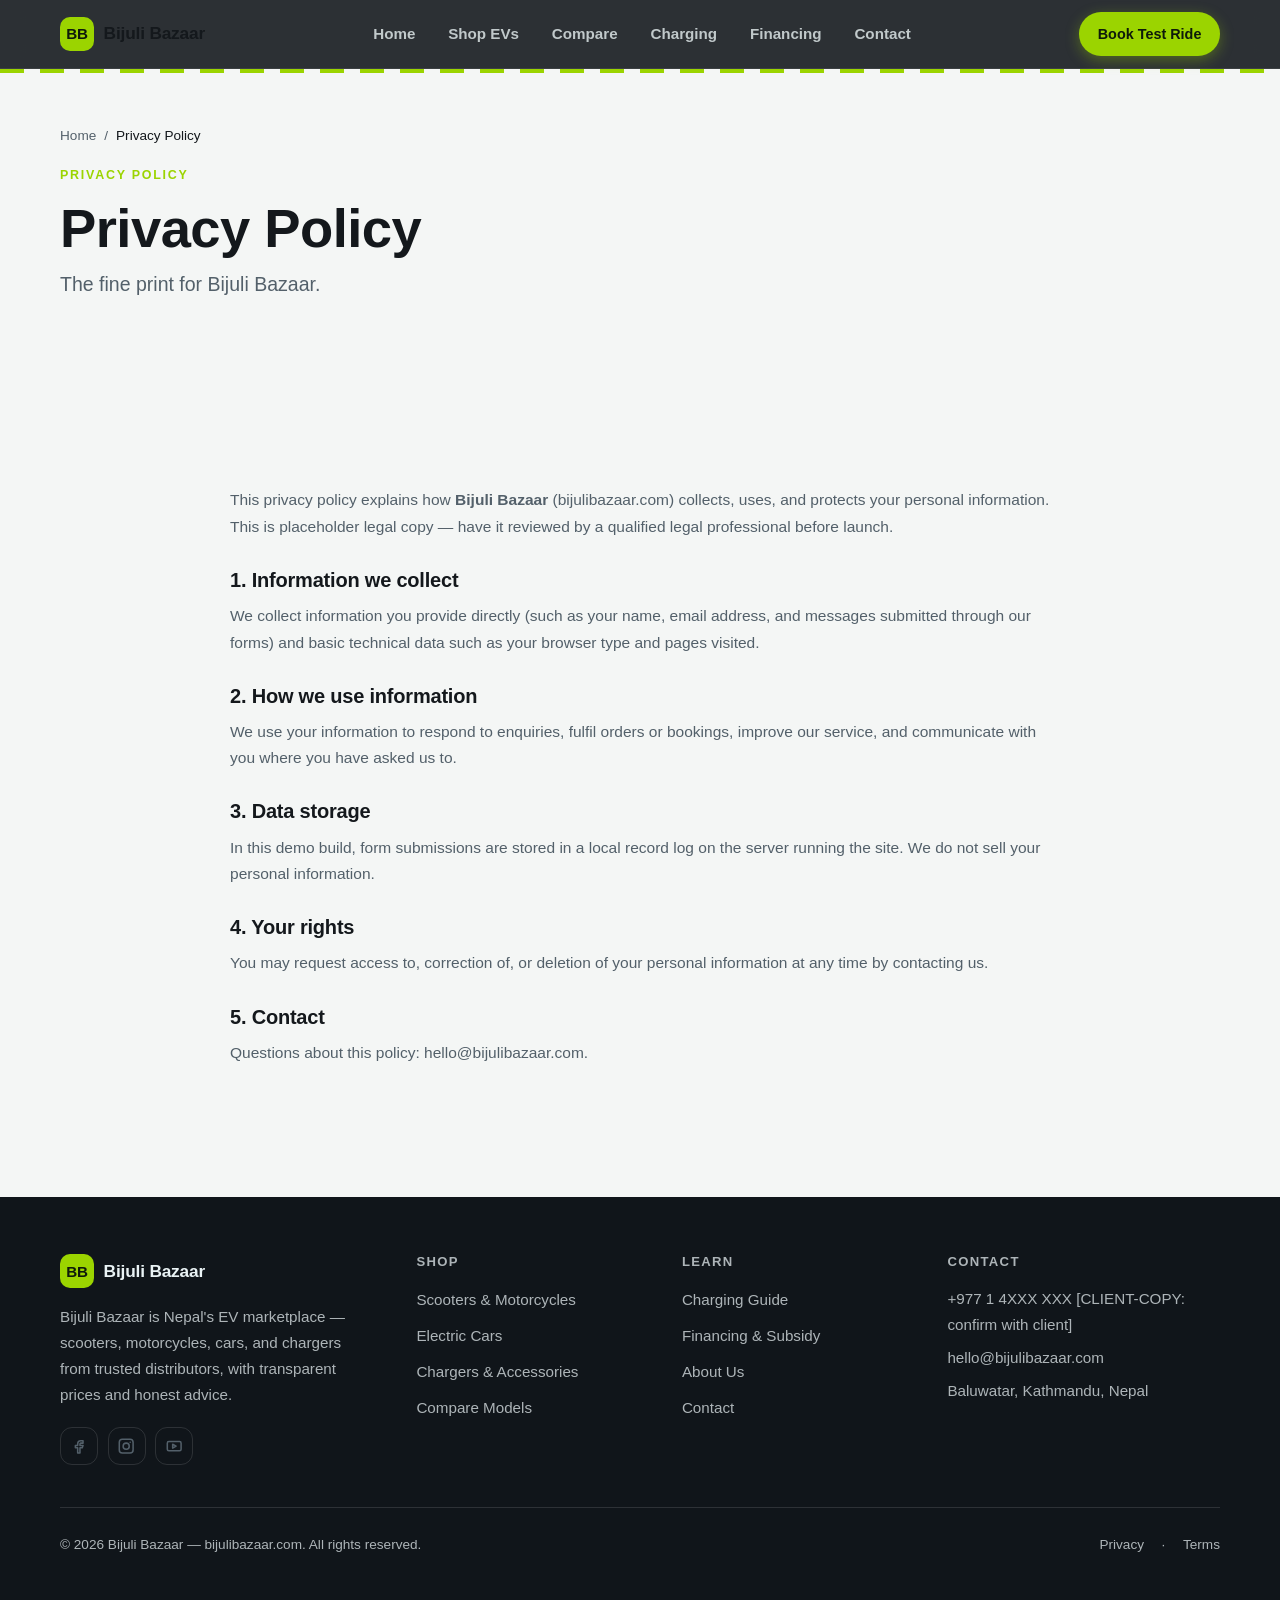
<file: privacy.html>
<!DOCTYPE html>
<html lang="en">
<head>
<meta charset="utf-8">
<meta name="viewport" content="width=device-width, initial-scale=1">
<title>Privacy Policy — Bijuli Bazaar</title>
<meta name="description" content="Privacy Policy — Bijuli Bazaar">
<meta property="og:title" content="Privacy Policy">
<meta property="og:description" content="Privacy Policy — Bijuli Bazaar">
<meta property="og:type" content="website">
<meta property="og:url" content="https://bijulibazaar.com/privacy.html">
<link rel="icon" href="data:image/svg+xml,%3Csvg%20xmlns%3D'http%3A%2F%2Fwww.w3.org%2F2000%2Fsvg'%20viewBox%3D'0%200%2064%2064'%3E%3Crect%20width%3D'64'%20height%3D'64'%20rx%3D'14'%20fill%3D'%239BD400'%2F%3E%3Ctext%20x%3D'32'%20y%3D'42'%20font-family%3D'Arial%2C%20sans-serif'%20font-size%3D'26'%20font-weight%3D'700'%20text-anchor%3D'middle'%20fill%3D'%230E1A0A'%3EBB%3C%2Ftext%3E%3C%2Fsvg%3E">
<link rel="stylesheet" href="assets/style.css">
<script defer src="assets/main.js"></script>
<script defer src="assets/form.js"></script>
</head>
<body data-site="bijulibazaar.com" data-page="privacy.html">
<!-- CLIENT-COPY: All copy on this page is placeholder. Replace prices, contact details, statistics, and testimonial quotes with client-approved content before launch. -->
<a class="skip-link" href="#main">Skip to content</a>
<header class="site-header" data-header="dark">
    <div class="container header-inner">
      <a class="brand" href="index.html"><span class="brand-mark" style="background:#9BD400;color:#0E1A0A">BB</span><span class="brand-name">Bijuli Bazaar</span></a>
      <nav class="main-nav" aria-label="Primary"><ul><li><a href="index.html">Home</a></li><li><a href="shop.html">Shop EVs</a></li><li><a href="compare.html">Compare</a></li><li><a href="charging.html">Charging</a></li><li><a href="financing.html">Financing</a></li><li><a href="contact.html">Contact</a></li></ul></nav>
      <div class="header-actions"><a class="btn btn-primary btn-sm header-cta" href="contact.html">Book Test Ride</a><button class="menu-toggle" aria-expanded="false" aria-controls="mobile-menu" aria-label="Open menu"><span class="icon" data-icon="menu" aria-hidden="true"></span></button></div>
    </div>
    <div class="mobile-menu" id="mobile-menu" hidden>
      <ul><li><a href="index.html">Home</a></li><li><a href="shop.html">Shop EVs</a></li><li><a href="compare.html">Compare</a></li><li><a href="charging.html">Charging</a></li><li><a href="financing.html">Financing</a></li><li><a href="contact.html">Contact</a></li></ul>
      <a class="btn btn-primary btn-block" href="contact.html">Book Test Ride</a>
    </div>
  </header>
<main id="main">
<section class="hero hero-inner">
    <div class="container hero-grid">
      <div class="hero-copy">
        <nav class="crumbs" aria-label="Breadcrumb"><a href="index.html">Home</a><span aria-hidden="true">/</span><span aria-current="page">Privacy Policy</span></nav>
        <p class="kicker">Privacy Policy</p>
        <h1>Privacy Policy</h1>
        <p class="hero-lede">The fine print for Bijuli Bazaar.</p>
        
        
        
      </div>
      
    </div>
  </section>
<section class="sec legal-sec"><div class="container narrow"><p>This privacy policy explains how <b>Bijuli Bazaar</b> (bijulibazaar.com) collects, uses, and protects your personal information. This is placeholder legal copy — have it reviewed by a qualified legal professional before launch. <!-- CLIENT-COPY: replace with final, jurisdiction-appropriate Privacy Policy --></p>
       <h2>1. Information we collect</h2><p>We collect information you provide directly (such as your name, email address, and messages submitted through our forms) and basic technical data such as your browser type and pages visited.</p>
       <h2>2. How we use information</h2><p>We use your information to respond to enquiries, fulfil orders or bookings, improve our service, and communicate with you where you have asked us to.</p>
       <h2>3. Data storage</h2><p>In this demo build, form submissions are stored in a local record log on the server running the site. We do not sell your personal information.</p>
       <h2>4. Your rights</h2><p>You may request access to, correction of, or deletion of your personal information at any time by contacting us.</p>
       <h2>5. Contact</h2><p>Questions about this policy: hello@bijulibazaar.com.</p></div></section>

</main>
<footer class="site-footer footer-dark" style="background:#10151A;color:#EAF3F5">
    <div class="container">
      <div class="f-top">
        <div class="f-brand">
          <a class="brand" href="index.html"><span class="brand-mark" style="background:#9BD400;color:#0E1A0A">BB</span><span class="brand-name">Bijuli Bazaar</span></a>
          <p>Bijuli Bazaar is Nepal&#39;s EV marketplace — scooters, motorcycles, cars, and chargers from trusted distributors, with transparent prices and honest advice.</p>
          <div class="socials"><a class="social" href="https://facebook.com/bijulibazaar" aria-label="Facebook"><span class="icon" data-icon="facebook" aria-hidden="true"></span></a><a class="social" href="https://instagram.com/bijulibazaar" aria-label="Instagram"><span class="icon" data-icon="instagram" aria-hidden="true"></span></a><a class="social" href="https://youtube.com/@bijulibazaar" aria-label="YouTube"><span class="icon" data-icon="youtube" aria-hidden="true"></span></a></div>
        </div>
        <div class="f-col"><h3>Shop</h3><ul><li><a href="shop.html">Scooters &amp; Motorcycles</a></li><li><a href="shop.html">Electric Cars</a></li><li><a href="shop.html">Chargers &amp; Accessories</a></li><li><a href="compare.html">Compare Models</a></li></ul></div><div class="f-col"><h3>Learn</h3><ul><li><a href="charging.html">Charging Guide</a></li><li><a href="financing.html">Financing &amp; Subsidy</a></li><li><a href="about.html">About Us</a></li><li><a href="contact.html">Contact</a></li></ul></div>
        <div class="f-col f-contact"><h3>Contact</h3>
          <p>+977 1 4XXX XXX [CLIENT-COPY: confirm with client]</p>
          <p>hello@bijulibazaar.com</p>
          <p>Baluwatar, Kathmandu, Nepal</p>
        </div>
      </div>
      <div class="f-bottom"><p>© 2026 Bijuli Bazaar — bijulibazaar.com. All rights reserved.</p><div class="f-legal"><a href="privacy.html">Privacy</a> · <a href="terms.html">Terms</a></div></div>
    </div>
  </footer>
</body>
</html>
</file>
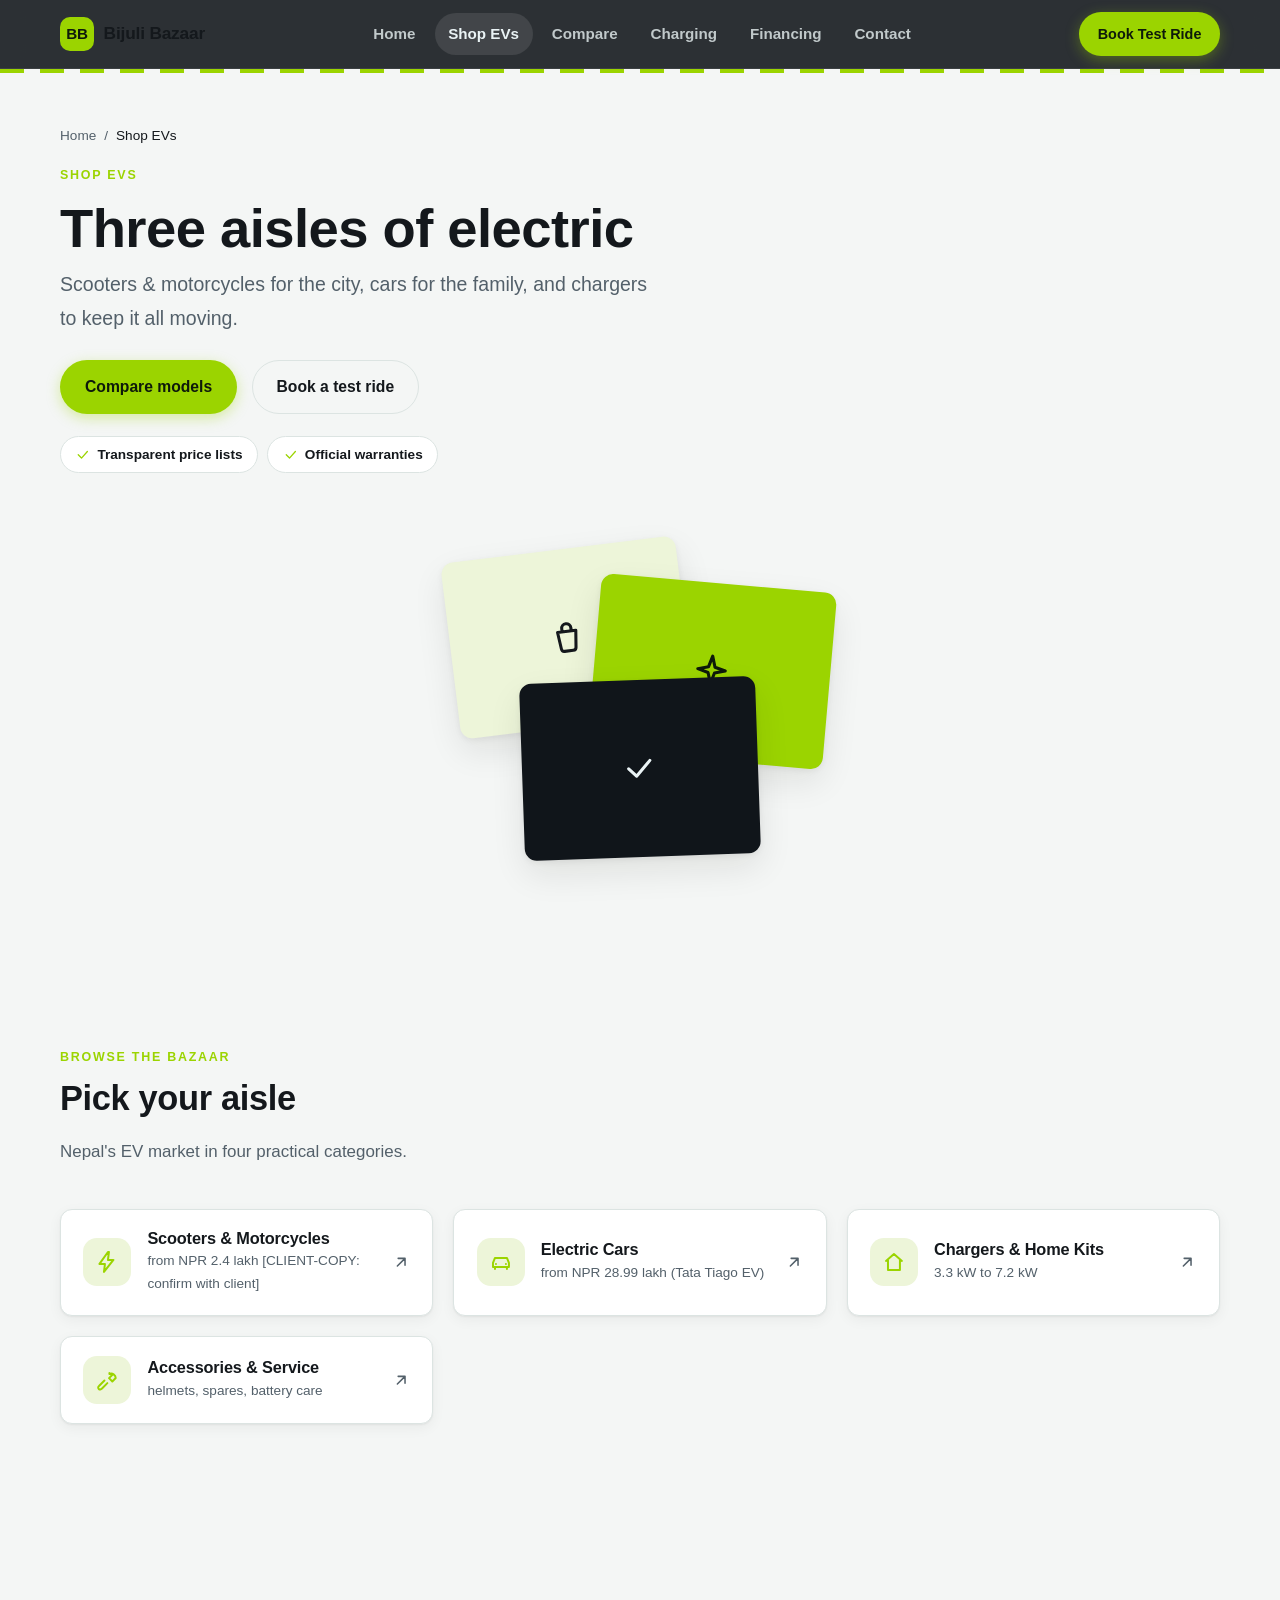
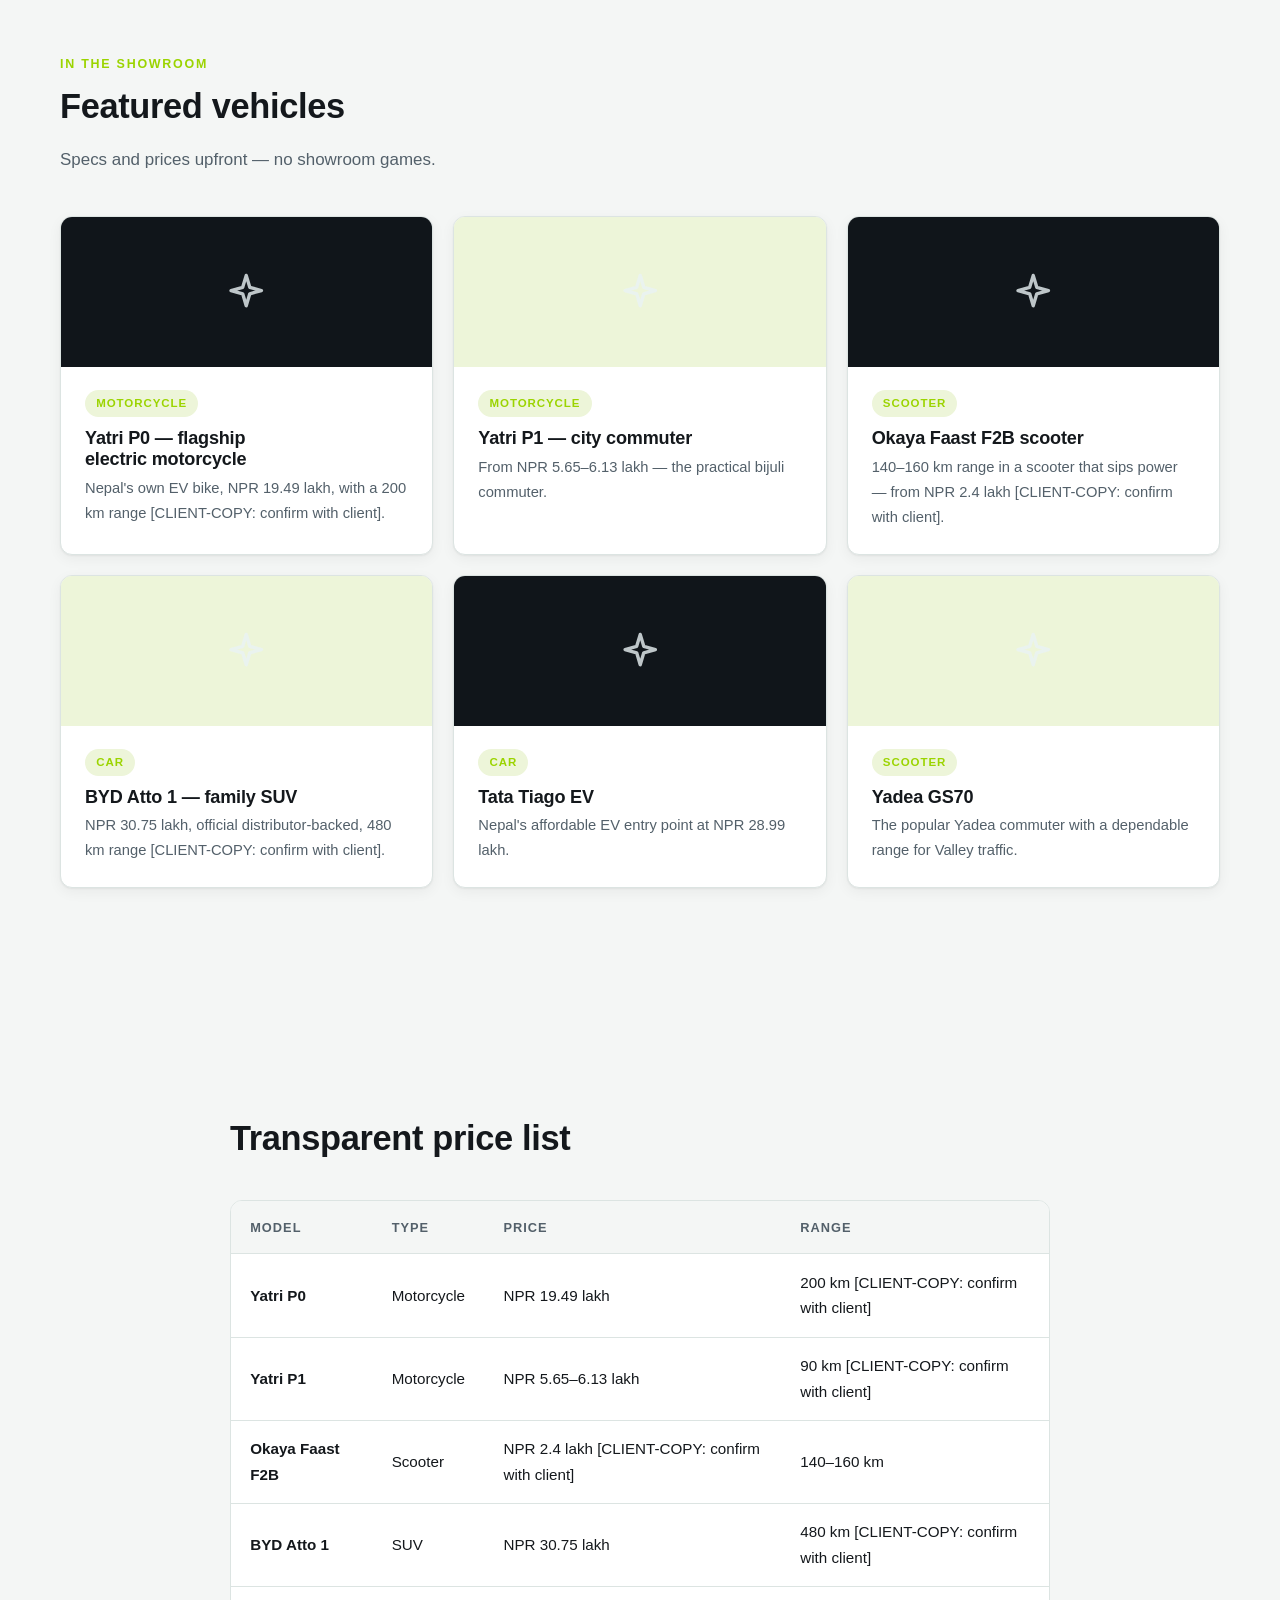
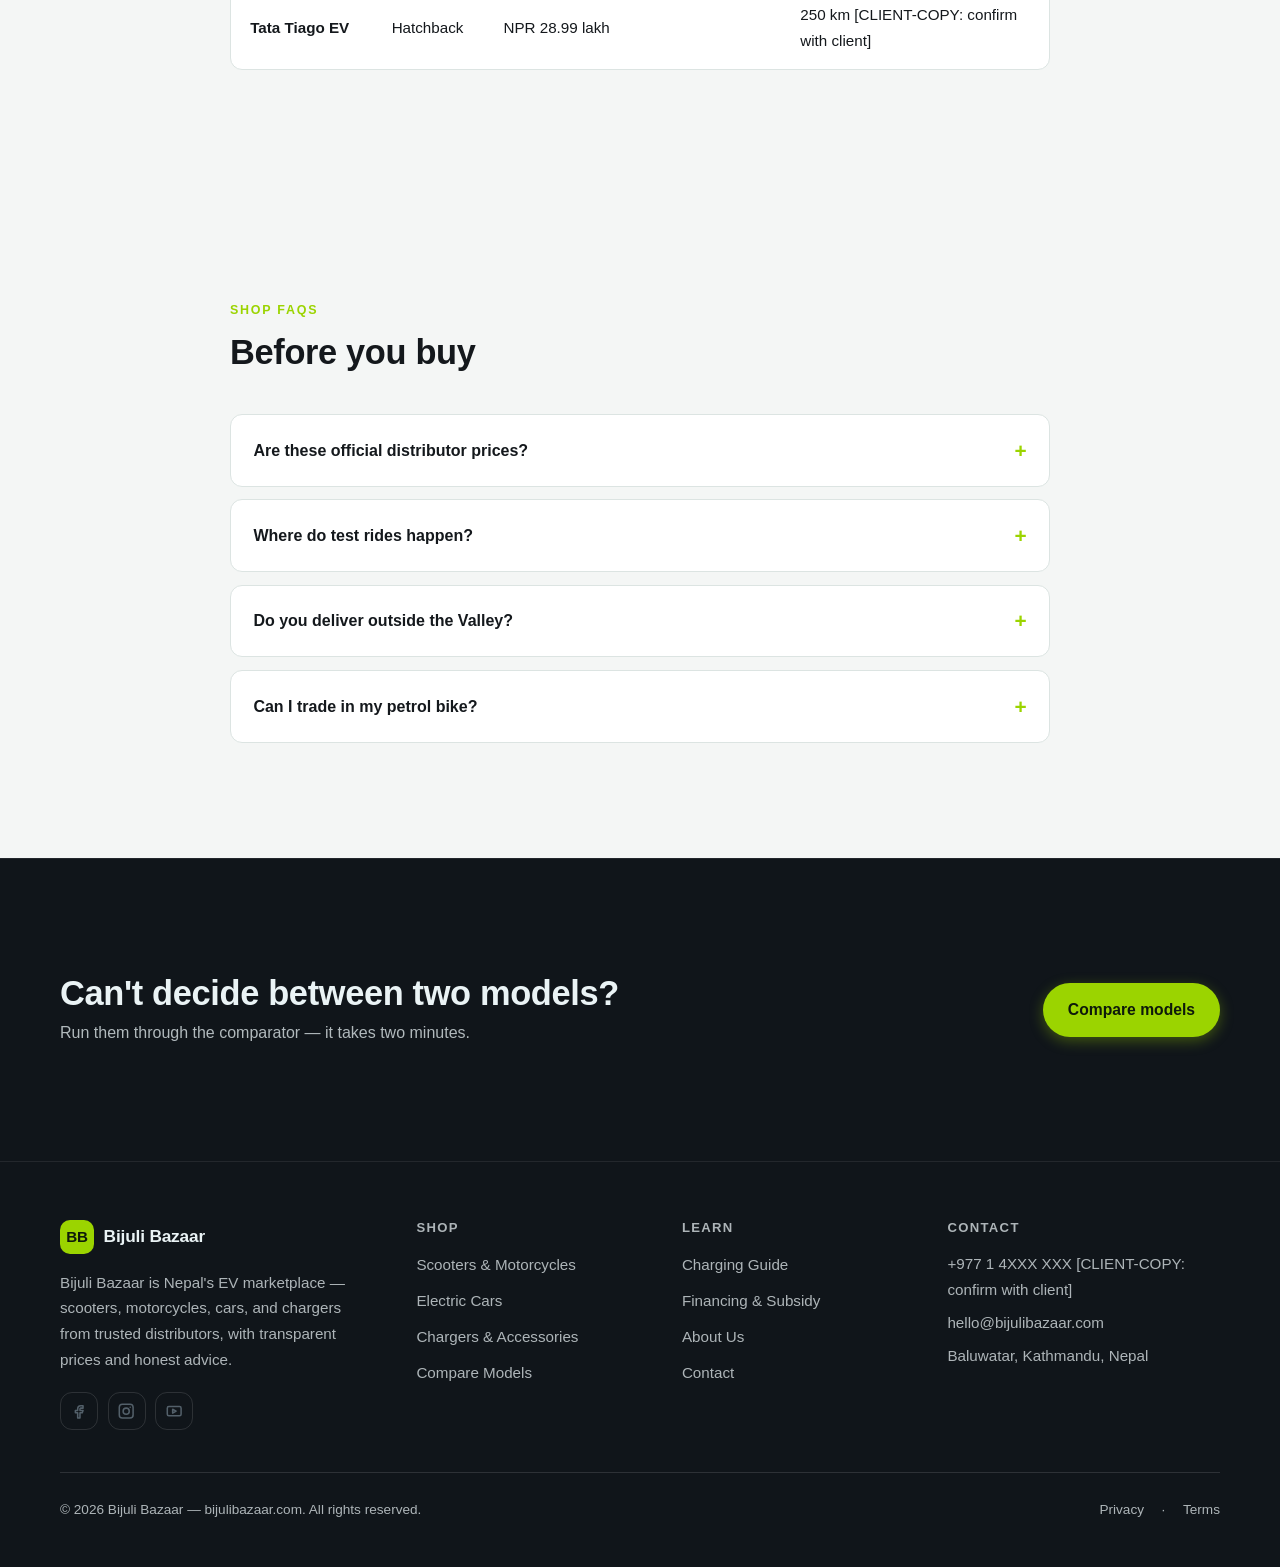
<file: shop.html>
<!DOCTYPE html>
<html lang="en">
<head>
<meta charset="utf-8">
<meta name="viewport" content="width=device-width, initial-scale=1">
<title>Shop EVs — Bijuli Bazaar — Bijuli Bazaar</title>
<meta name="description" content="Shop electric scooters, motorcycles, cars, and chargers in Nepal. Transparent price lists, official warranties, and test rides across the Valley.">
<meta property="og:title" content="Shop EVs — Bijuli Bazaar">
<meta property="og:description" content="Shop electric scooters, motorcycles, cars, and chargers in Nepal. Transparent price lists, official warranties, and test rides across the Valley.">
<meta property="og:type" content="website">
<meta property="og:url" content="https://bijulibazaar.com/shop.html">
<link rel="icon" href="data:image/svg+xml,%3Csvg%20xmlns%3D'http%3A%2F%2Fwww.w3.org%2F2000%2Fsvg'%20viewBox%3D'0%200%2064%2064'%3E%3Crect%20width%3D'64'%20height%3D'64'%20rx%3D'14'%20fill%3D'%239BD400'%2F%3E%3Ctext%20x%3D'32'%20y%3D'42'%20font-family%3D'Arial%2C%20sans-serif'%20font-size%3D'26'%20font-weight%3D'700'%20text-anchor%3D'middle'%20fill%3D'%230E1A0A'%3EBB%3C%2Ftext%3E%3C%2Fsvg%3E">
<link rel="stylesheet" href="assets/style.css">
<script defer src="assets/main.js"></script>
<script defer src="assets/form.js"></script>
</head>
<body data-site="bijulibazaar.com" data-page="shop.html">
<!-- CLIENT-COPY: All copy on this page is placeholder. Replace prices, contact details, statistics, and testimonial quotes with client-approved content before launch. -->
<a class="skip-link" href="#main">Skip to content</a>
<header class="site-header" data-header="dark">
    <div class="container header-inner">
      <a class="brand" href="index.html"><span class="brand-mark" style="background:#9BD400;color:#0E1A0A">BB</span><span class="brand-name">Bijuli Bazaar</span></a>
      <nav class="main-nav" aria-label="Primary"><ul><li><a href="index.html">Home</a></li><li><a href="shop.html" aria-current="page">Shop EVs</a></li><li><a href="compare.html">Compare</a></li><li><a href="charging.html">Charging</a></li><li><a href="financing.html">Financing</a></li><li><a href="contact.html">Contact</a></li></ul></nav>
      <div class="header-actions"><a class="btn btn-primary btn-sm header-cta" href="contact.html">Book Test Ride</a><button class="menu-toggle" aria-expanded="false" aria-controls="mobile-menu" aria-label="Open menu"><span class="icon" data-icon="menu" aria-hidden="true"></span></button></div>
    </div>
    <div class="mobile-menu" id="mobile-menu" hidden>
      <ul><li><a href="index.html">Home</a></li><li><a href="shop.html" aria-current="page">Shop EVs</a></li><li><a href="compare.html">Compare</a></li><li><a href="charging.html">Charging</a></li><li><a href="financing.html">Financing</a></li><li><a href="contact.html">Contact</a></li></ul>
      <a class="btn btn-primary btn-block" href="contact.html">Book Test Ride</a>
    </div>
  </header>
<main id="main">
<section class="hero hero-inner has-art">
    <div class="container hero-grid">
      <div class="hero-copy">
        <nav class="crumbs" aria-label="Breadcrumb"><a href="index.html">Home</a><span aria-hidden="true">/</span><span aria-current="page">Shop EVs</span></nav>
        <p class="kicker">Shop EVs</p>
        <h1>Three aisles of electric</h1>
        <p class="hero-lede">Scooters &amp; motorcycles for the city, cars for the family, and chargers to keep it all moving.</p>
        <div class="btn-row"><a class="btn btn-primary" href="compare.html">Compare models</a><a class="btn btn-ghost" href="contact.html">Book a test ride</a></div>
        <div class="hero-badges"><span class="hero-badge"><span class="icon" data-icon="check" aria-hidden="true"></span>Transparent price lists</span><span class="hero-badge"><span class="icon" data-icon="check" aria-hidden="true"></span>Official warranties</span></div>
        
      </div>
      <div class="hero-art"><div class="art cards-art" aria-hidden="true">
        <div class="stack-card c1" style="background:#EDF5D9"><span class="icon" data-icon="bag" aria-hidden="true"></span></div>
        <div class="stack-card c2" style="background:#9BD400;color:#0E1A0A"><span class="icon" data-icon="spark" aria-hidden="true"></span></div>
        <div class="stack-card c3" style="background:#10151A;color:#EAF3F5"><span class="icon" data-icon="check" aria-hidden="true"></span></div>
      </div></div>
    </div>
  </section>
<section class="sec">
        <div class="container">
          <div class="sec-head"><p class="kicker">Browse the bazaar</p><h2>Pick your aisle</h2><p class="lede">Nepal&#39;s EV market in four practical categories.</p></div>
          <ul class="grid cats">
            <li class="card cat"><span class="cat-icon"><span class="icon" data-icon="bolt" aria-hidden="true"></span></span><div><h3>Scooters &amp; Motorcycles</h3><p>from NPR 2.4 lakh [CLIENT-COPY: confirm with client]</p></div><span class="icon" data-icon="arrow-up-right" aria-hidden="true"></span></li><li class="card cat"><span class="cat-icon"><span class="icon" data-icon="car" aria-hidden="true"></span></span><div><h3>Electric Cars</h3><p>from NPR 28.99 lakh (Tata Tiago EV)</p></div><span class="icon" data-icon="arrow-up-right" aria-hidden="true"></span></li><li class="card cat"><span class="cat-icon"><span class="icon" data-icon="home" aria-hidden="true"></span></span><div><h3>Chargers &amp; Home Kits</h3><p>3.3 kW to 7.2 kW</p></div><span class="icon" data-icon="arrow-up-right" aria-hidden="true"></span></li><li class="card cat"><span class="cat-icon"><span class="icon" data-icon="wrench" aria-hidden="true"></span></span><div><h3>Accessories &amp; Service</h3><p>helmets, spares, battery care</p></div><span class="icon" data-icon="arrow-up-right" aria-hidden="true"></span></li>
          </ul>
        </div></section><section class="sec">
        <div class="container">
          <div class="sec-head"><p class="kicker">In the showroom</p><h2>Featured vehicles</h2><p class="lede">Specs and prices upfront — no showroom games.</p></div>
          <ul class="grid gallery">
            <li class="card gal">
              <div class="gal-vis" style="background:#10151A"><span class="icon" data-icon="spark" aria-hidden="true"></span></div>
              <div class="gal-body"><span class="tag">Motorcycle</span><h3>Yatri P0 — flagship electric motorcycle</h3><p>Nepal&#39;s own EV bike, NPR 19.49 lakh, with a 200 km range [CLIENT-COPY: confirm with client].</p></div>
            </li><li class="card gal">
              <div class="gal-vis" style="background:#EDF5D9"><span class="icon" data-icon="spark" aria-hidden="true"></span></div>
              <div class="gal-body"><span class="tag">Motorcycle</span><h3>Yatri P1 — city commuter</h3><p>From NPR 5.65–6.13 lakh — the practical bijuli commuter.</p></div>
            </li><li class="card gal">
              <div class="gal-vis" style="background:#10151A"><span class="icon" data-icon="spark" aria-hidden="true"></span></div>
              <div class="gal-body"><span class="tag">Scooter</span><h3>Okaya Faast F2B scooter</h3><p>140–160 km range in a scooter that sips power — from NPR 2.4 lakh [CLIENT-COPY: confirm with client].</p></div>
            </li><li class="card gal">
              <div class="gal-vis" style="background:#EDF5D9"><span class="icon" data-icon="spark" aria-hidden="true"></span></div>
              <div class="gal-body"><span class="tag">Car</span><h3>BYD Atto 1 — family SUV</h3><p>NPR 30.75 lakh, official distributor-backed, 480 km range [CLIENT-COPY: confirm with client].</p></div>
            </li><li class="card gal">
              <div class="gal-vis" style="background:#10151A"><span class="icon" data-icon="spark" aria-hidden="true"></span></div>
              <div class="gal-body"><span class="tag">Car</span><h3>Tata Tiago EV</h3><p>Nepal&#39;s affordable EV entry point at NPR 28.99 lakh.</p></div>
            </li><li class="card gal">
              <div class="gal-vis" style="background:#EDF5D9"><span class="icon" data-icon="spark" aria-hidden="true"></span></div>
              <div class="gal-body"><span class="tag">Scooter</span><h3>Yadea GS70</h3><p>The popular Yadea commuter with a dependable range for Valley traffic.</p></div>
            </li>
          </ul>
        </div></section><section class="sec">
        <div class="container narrow">
          <div class="sec-head"><h2>Transparent price list</h2></div>
          <div class="table-wrap"><table>
            <thead><tr><th scope="col">Model</th><th scope="col">Type</th><th scope="col">Price</th><th scope="col">Range</th></tr></thead>
            <tbody><tr><th scope="row">Yatri P0</th><td>Motorcycle</td><td>NPR 19.49 lakh</td><td>200 km [CLIENT-COPY: confirm with client]</td></tr><tr><th scope="row">Yatri P1</th><td>Motorcycle</td><td>NPR 5.65–6.13 lakh</td><td>90 km [CLIENT-COPY: confirm with client]</td></tr><tr><th scope="row">Okaya Faast F2B</th><td>Scooter</td><td>NPR 2.4 lakh [CLIENT-COPY: confirm with client]</td><td>140–160 km</td></tr><tr><th scope="row">BYD Atto 1</th><td>SUV</td><td>NPR 30.75 lakh</td><td>480 km [CLIENT-COPY: confirm with client]</td></tr><tr><th scope="row">Tata Tiago EV</th><td>Hatchback</td><td>NPR 28.99 lakh</td><td>250 km [CLIENT-COPY: confirm with client]</td></tr></tbody>
          </table></div>
        </div></section><section class="sec">
        <div class="container narrow">
          <div class="sec-head"><p class="kicker">Shop FAQs</p><h2>Before you buy</h2></div>
          <div class="faq">
            <details class="faq-item"><summary>Are these official distributor prices?</summary><p>Yes — we list the published prices of official distributors and update them as they change [CLIENT-COPY: confirm with client].</p></details><details class="faq-item"><summary>Where do test rides happen?</summary><p>Across the Kathmandu Valley — tell us your area and we&#39;ll arrange the nearest slot.</p></details><details class="faq-item"><summary>Do you deliver outside the Valley?</summary><p>Yes — vehicles are delivered to your district through partner logistics, with setup and a walkthrough included [CLIENT-COPY: confirm with client].</p></details><details class="faq-item"><summary>Can I trade in my petrol bike?</summary><p>Several of our distributor partners offer trade-in programs. Ask us and we&#39;ll connect you.</p></details>
          </div>
        </div></section><section class="sec cta-sec" style="background:#10151A;color:#EAF3F5">
        <div class="container cta-inner">
          <div><h2>Can&#39;t decide between two models?</h2><p>Run them through the comparator — it takes two minutes.</p></div>
          <a class="btn btn-primary" href="compare.html">Compare models</a>
        </div></section>

</main>
<footer class="site-footer footer-dark" style="background:#10151A;color:#EAF3F5">
    <div class="container">
      <div class="f-top">
        <div class="f-brand">
          <a class="brand" href="index.html"><span class="brand-mark" style="background:#9BD400;color:#0E1A0A">BB</span><span class="brand-name">Bijuli Bazaar</span></a>
          <p>Bijuli Bazaar is Nepal&#39;s EV marketplace — scooters, motorcycles, cars, and chargers from trusted distributors, with transparent prices and honest advice.</p>
          <div class="socials"><a class="social" href="https://facebook.com/bijulibazaar" aria-label="Facebook"><span class="icon" data-icon="facebook" aria-hidden="true"></span></a><a class="social" href="https://instagram.com/bijulibazaar" aria-label="Instagram"><span class="icon" data-icon="instagram" aria-hidden="true"></span></a><a class="social" href="https://youtube.com/@bijulibazaar" aria-label="YouTube"><span class="icon" data-icon="youtube" aria-hidden="true"></span></a></div>
        </div>
        <div class="f-col"><h3>Shop</h3><ul><li><a href="shop.html">Scooters &amp; Motorcycles</a></li><li><a href="shop.html">Electric Cars</a></li><li><a href="shop.html">Chargers &amp; Accessories</a></li><li><a href="compare.html">Compare Models</a></li></ul></div><div class="f-col"><h3>Learn</h3><ul><li><a href="charging.html">Charging Guide</a></li><li><a href="financing.html">Financing &amp; Subsidy</a></li><li><a href="about.html">About Us</a></li><li><a href="contact.html">Contact</a></li></ul></div>
        <div class="f-col f-contact"><h3>Contact</h3>
          <p>+977 1 4XXX XXX [CLIENT-COPY: confirm with client]</p>
          <p>hello@bijulibazaar.com</p>
          <p>Baluwatar, Kathmandu, Nepal</p>
        </div>
      </div>
      <div class="f-bottom"><p>© 2026 Bijuli Bazaar — bijulibazaar.com. All rights reserved.</p><div class="f-legal"><a href="privacy.html">Privacy</a> · <a href="terms.html">Terms</a></div></div>
    </div>
  </footer>
</body>
</html>
</file>
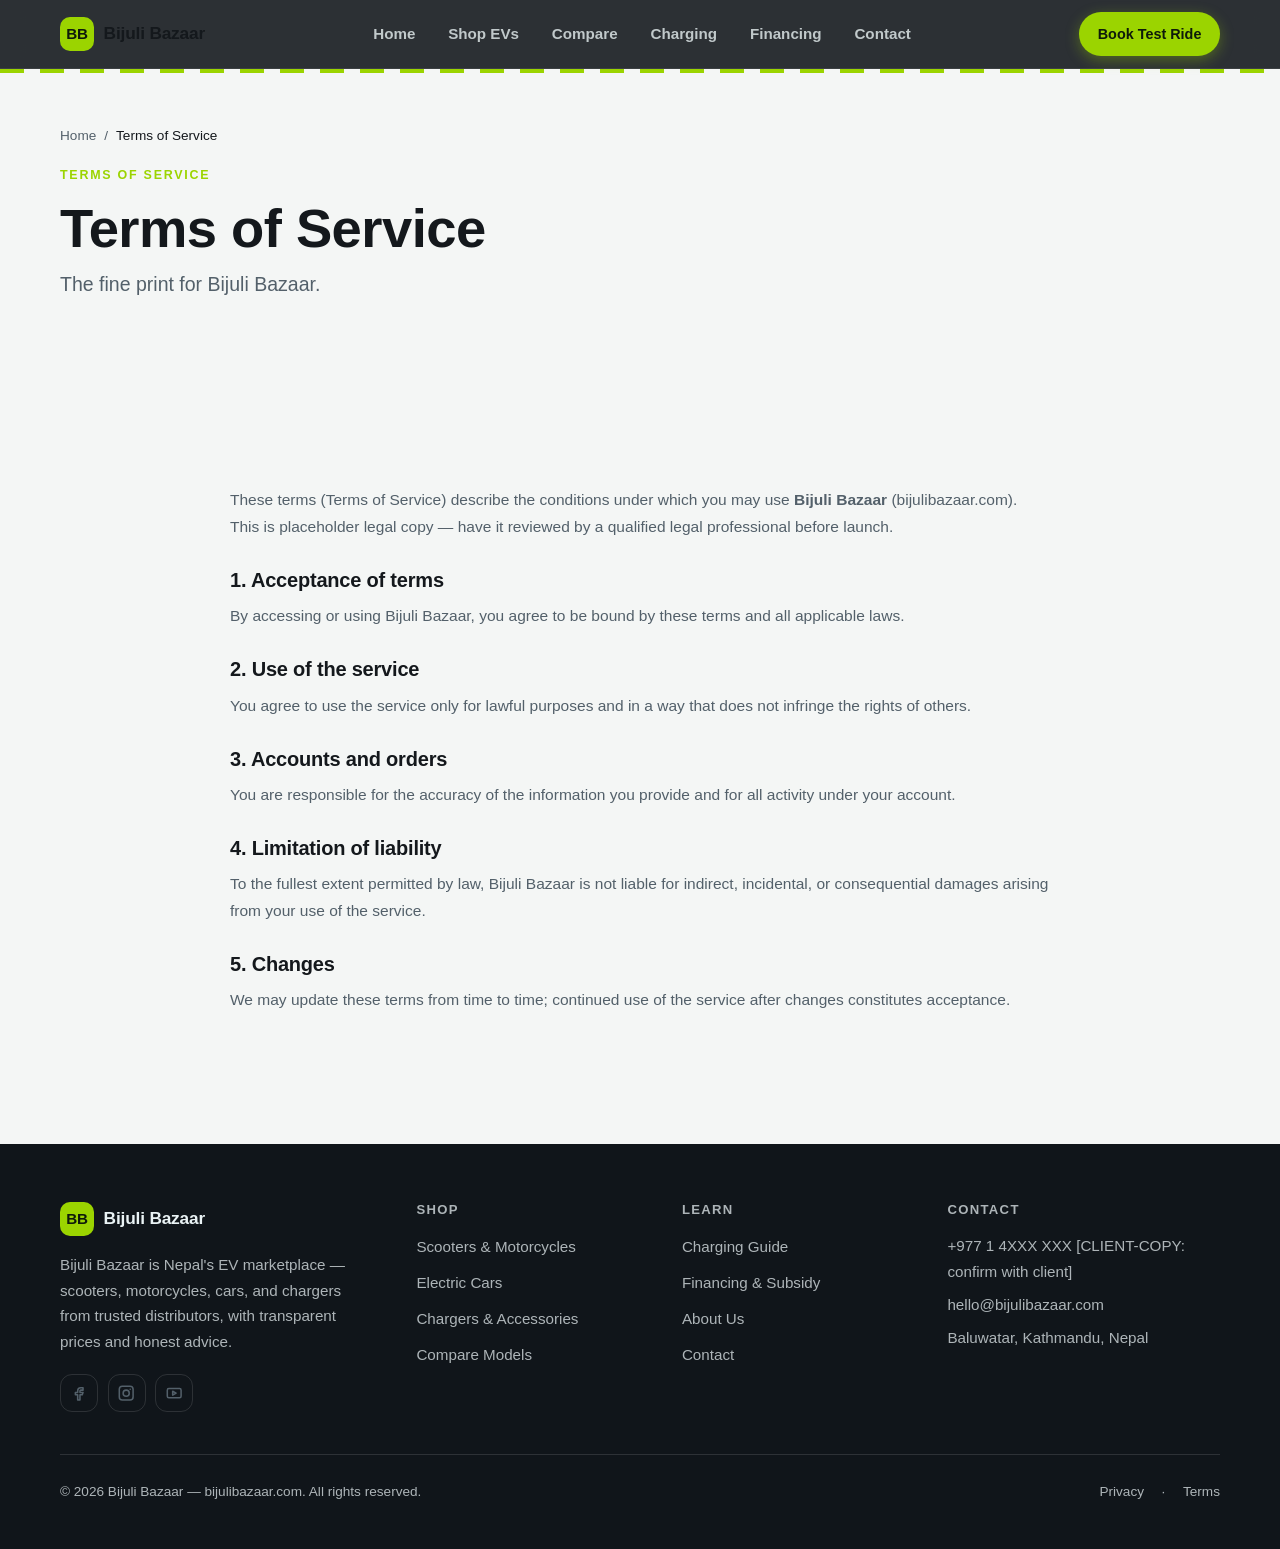
<file: terms.html>
<!DOCTYPE html>
<html lang="en">
<head>
<meta charset="utf-8">
<meta name="viewport" content="width=device-width, initial-scale=1">
<title>Terms of Service — Bijuli Bazaar</title>
<meta name="description" content="Terms of Service — Bijuli Bazaar">
<meta property="og:title" content="Terms of Service">
<meta property="og:description" content="Terms of Service — Bijuli Bazaar">
<meta property="og:type" content="website">
<meta property="og:url" content="https://bijulibazaar.com/terms.html">
<link rel="icon" href="data:image/svg+xml,%3Csvg%20xmlns%3D'http%3A%2F%2Fwww.w3.org%2F2000%2Fsvg'%20viewBox%3D'0%200%2064%2064'%3E%3Crect%20width%3D'64'%20height%3D'64'%20rx%3D'14'%20fill%3D'%239BD400'%2F%3E%3Ctext%20x%3D'32'%20y%3D'42'%20font-family%3D'Arial%2C%20sans-serif'%20font-size%3D'26'%20font-weight%3D'700'%20text-anchor%3D'middle'%20fill%3D'%230E1A0A'%3EBB%3C%2Ftext%3E%3C%2Fsvg%3E">
<link rel="stylesheet" href="assets/style.css">
<script defer src="assets/main.js"></script>
<script defer src="assets/form.js"></script>
</head>
<body data-site="bijulibazaar.com" data-page="terms.html">
<!-- CLIENT-COPY: All copy on this page is placeholder. Replace prices, contact details, statistics, and testimonial quotes with client-approved content before launch. -->
<a class="skip-link" href="#main">Skip to content</a>
<header class="site-header" data-header="dark">
    <div class="container header-inner">
      <a class="brand" href="index.html"><span class="brand-mark" style="background:#9BD400;color:#0E1A0A">BB</span><span class="brand-name">Bijuli Bazaar</span></a>
      <nav class="main-nav" aria-label="Primary"><ul><li><a href="index.html">Home</a></li><li><a href="shop.html">Shop EVs</a></li><li><a href="compare.html">Compare</a></li><li><a href="charging.html">Charging</a></li><li><a href="financing.html">Financing</a></li><li><a href="contact.html">Contact</a></li></ul></nav>
      <div class="header-actions"><a class="btn btn-primary btn-sm header-cta" href="contact.html">Book Test Ride</a><button class="menu-toggle" aria-expanded="false" aria-controls="mobile-menu" aria-label="Open menu"><span class="icon" data-icon="menu" aria-hidden="true"></span></button></div>
    </div>
    <div class="mobile-menu" id="mobile-menu" hidden>
      <ul><li><a href="index.html">Home</a></li><li><a href="shop.html">Shop EVs</a></li><li><a href="compare.html">Compare</a></li><li><a href="charging.html">Charging</a></li><li><a href="financing.html">Financing</a></li><li><a href="contact.html">Contact</a></li></ul>
      <a class="btn btn-primary btn-block" href="contact.html">Book Test Ride</a>
    </div>
  </header>
<main id="main">
<section class="hero hero-inner">
    <div class="container hero-grid">
      <div class="hero-copy">
        <nav class="crumbs" aria-label="Breadcrumb"><a href="index.html">Home</a><span aria-hidden="true">/</span><span aria-current="page">Terms of Service</span></nav>
        <p class="kicker">Terms of Service</p>
        <h1>Terms of Service</h1>
        <p class="hero-lede">The fine print for Bijuli Bazaar.</p>
        
        
        
      </div>
      
    </div>
  </section>
<section class="sec legal-sec"><div class="container narrow"><p>These terms (Terms of Service) describe the conditions under which you may use <b>Bijuli Bazaar</b> (bijulibazaar.com). This is placeholder legal copy — have it reviewed by a qualified legal professional before launch. <!-- CLIENT-COPY: replace with final, jurisdiction-appropriate Terms of Service --></p>
       <h2>1. Acceptance of terms</h2><p>By accessing or using Bijuli Bazaar, you agree to be bound by these terms and all applicable laws.</p>
       <h2>2. Use of the service</h2><p>You agree to use the service only for lawful purposes and in a way that does not infringe the rights of others.</p>
       <h2>3. Accounts and orders</h2><p>You are responsible for the accuracy of the information you provide and for all activity under your account.</p>
       <h2>4. Limitation of liability</h2><p>To the fullest extent permitted by law, Bijuli Bazaar is not liable for indirect, incidental, or consequential damages arising from your use of the service.</p>
       <h2>5. Changes</h2><p>We may update these terms from time to time; continued use of the service after changes constitutes acceptance.</p></div></section>

</main>
<footer class="site-footer footer-dark" style="background:#10151A;color:#EAF3F5">
    <div class="container">
      <div class="f-top">
        <div class="f-brand">
          <a class="brand" href="index.html"><span class="brand-mark" style="background:#9BD400;color:#0E1A0A">BB</span><span class="brand-name">Bijuli Bazaar</span></a>
          <p>Bijuli Bazaar is Nepal&#39;s EV marketplace — scooters, motorcycles, cars, and chargers from trusted distributors, with transparent prices and honest advice.</p>
          <div class="socials"><a class="social" href="https://facebook.com/bijulibazaar" aria-label="Facebook"><span class="icon" data-icon="facebook" aria-hidden="true"></span></a><a class="social" href="https://instagram.com/bijulibazaar" aria-label="Instagram"><span class="icon" data-icon="instagram" aria-hidden="true"></span></a><a class="social" href="https://youtube.com/@bijulibazaar" aria-label="YouTube"><span class="icon" data-icon="youtube" aria-hidden="true"></span></a></div>
        </div>
        <div class="f-col"><h3>Shop</h3><ul><li><a href="shop.html">Scooters &amp; Motorcycles</a></li><li><a href="shop.html">Electric Cars</a></li><li><a href="shop.html">Chargers &amp; Accessories</a></li><li><a href="compare.html">Compare Models</a></li></ul></div><div class="f-col"><h3>Learn</h3><ul><li><a href="charging.html">Charging Guide</a></li><li><a href="financing.html">Financing &amp; Subsidy</a></li><li><a href="about.html">About Us</a></li><li><a href="contact.html">Contact</a></li></ul></div>
        <div class="f-col f-contact"><h3>Contact</h3>
          <p>+977 1 4XXX XXX [CLIENT-COPY: confirm with client]</p>
          <p>hello@bijulibazaar.com</p>
          <p>Baluwatar, Kathmandu, Nepal</p>
        </div>
      </div>
      <div class="f-bottom"><p>© 2026 Bijuli Bazaar — bijulibazaar.com. All rights reserved.</p><div class="f-legal"><a href="privacy.html">Privacy</a> · <a href="terms.html">Terms</a></div></div>
    </div>
  </footer>
</body>
</html>
</file>
<file: assets/style.css>
/* ============================================================
   Design System — shared base for all 20 sites
   Theme tokens injected per site at build time ({{tokens}}).
   Style blend: Minimal/Zen restraint + commercial production polish.
   ============================================================ */

/* ---------- tokens ---------- */
:root{
  --bg:#F4F6F5;
  --surface:#FFFFFF;
  --ink:#14181C;
  --muted:#53606A;
  --line:#DCE4E2;
  --accent:#9BD400;
  --accent-ink:#0E1A0A;
  --accent-soft:#EDF5D9;
  --on-dark:#10151A;
  --on-dark-ink:#EAF3F5;
  --radius:12px;
  --font-display:Franklin Gothic Medium, 'Arial Narrow', Arial, 'Helvetica Neue', sans-serif;
  --font-body:-apple-system, BlinkMacSystemFont, 'Segoe UI', Roboto, 'Helvetica Neue', Arial, sans-serif;
  --shadow-1:0 1px 2px rgba(20,18,14,.05),0 4px 14px rgba(20,18,14,.05);
  --shadow-2:0 2px 6px rgba(20,18,14,.06),0 14px 34px rgba(20,18,14,.09);
  --space-section:clamp(4rem,9vw,7.5rem);
}

/* ---------- reset ---------- */
*,*::before,*::after{box-sizing:border-box}
html{scroll-behavior:smooth;-webkit-text-size-adjust:100%}
body{margin:0;background:var(--bg);color:var(--ink);font-family:var(--font-body);font-size:1rem;line-height:1.7;-webkit-font-smoothing:antialiased}
img,svg{display:block;max-width:100%}
h1,h2,h3,h4{font-family:var(--font-display);line-height:1.16;margin:0 0 .55em;letter-spacing:-.01em;text-wrap:balance}
h1{font-size:clamp(2.1rem,4.6vw,3.4rem);font-weight:600}
h2{font-size:clamp(1.55rem,3vw,2.15rem);font-weight:600}
h3{font-size:1.13rem;font-weight:600}
p{margin:0 0 1em}
a{color:inherit;text-decoration:none}
ul,ol{margin:0;padding:0;list-style:none}
b,strong{font-weight:650}
code{font-family:ui-monospace,SFMono-Regular,Consolas,monospace;font-size:.92em;background:var(--accent-soft);padding:.12em .4em;border-radius:6px}
hr{border:0;border-top:1px solid var(--line);margin:2rem 0}

/* ---------- a11y ---------- */
.skip-link{position:absolute;left:-999px;top:0;z-index:200;background:var(--ink);color:var(--bg);padding:.7rem 1.2rem;border-radius:0 0 10px 0}
.skip-link:focus{left:0}
:focus-visible{outline:3px solid var(--accent);outline-offset:2px;border-radius:4px}
@media(prefers-reduced-motion:reduce){*,*::before,*::after{animation:none!important;transition:none!important;scroll-behavior:auto!important}}

/* ---------- layout ---------- */
.container{width:min(1160px,100% - 2.5rem);margin-inline:auto}
.narrow{max-width:820px}
.sec{padding-block:var(--space-section)}
.sec-head{margin-bottom:2.6rem;max-width:640px}
.sec-head.center{margin-inline:auto;text-align:center}
.lede{color:var(--muted);font-size:1.06rem;max-width:60ch}
.kicker{font-size:.78rem;font-weight:700;letter-spacing:.14em;text-transform:uppercase;color:var(--accent);margin:0 0 .7rem}
.grid{display:grid;gap:1.25rem;grid-template-columns:repeat(3,1fr)}
.card{background:var(--surface);border:1px solid var(--line);border-radius:var(--radius);padding:1.6rem;box-shadow:var(--shadow-1);transition:transform .18s ease,box-shadow .18s ease}
.card:hover{transform:translateY(-3px);box-shadow:var(--shadow-2)}

/* ---------- buttons ---------- */
.btn{display:inline-flex;align-items:center;justify-content:center;gap:.5rem;padding:.78rem 1.5rem;border-radius:999px;font-weight:650;font-size:.98rem;border:1.5px solid transparent;cursor:pointer;transition:transform .15s ease,box-shadow .15s ease,background .15s ease,color .15s ease;font-family:var(--font-body)}
.btn-primary{background:var(--accent);color:var(--accent-ink);box-shadow:0 4px 14px color-mix(in srgb,var(--accent) 34%,transparent)}
.btn-primary:hover{transform:translateY(-1px);box-shadow:0 8px 22px color-mix(in srgb,var(--accent) 40%,transparent)}
.btn-ghost{background:transparent;color:var(--ink);border-color:var(--line)}
.btn-ghost:hover{border-color:var(--ink)}
.btn-sm{padding:.55rem 1.1rem;font-size:.9rem}
.btn-block{width:100%}
.btn-row{display:flex;flex-wrap:wrap;gap:.9rem;margin-top:1.6rem}
.icon{display:inline-flex;vertical-align:-.18em;width:1.15em;height:1.15em}
.icon svg{width:100%;height:100%;fill:none;stroke:currentColor;stroke-width:2;stroke-linecap:round;stroke-linejoin:round}

/* ---------- header ---------- */
.site-header{position:sticky;top:0;z-index:100;background:color-mix(in srgb,var(--bg) 86%,transparent);backdrop-filter:blur(12px);border-bottom:1px solid var(--line)}
.site-header.scrolled{box-shadow:0 6px 24px rgba(20,18,14,.06)}
.header-inner{display:flex;align-items:center;justify-content:space-between;gap:1rem;min-height:68px}
.brand{display:inline-flex;align-items:center;gap:.6rem;font-weight:750;font-family:var(--font-display);font-size:1.08rem;letter-spacing:-.01em}
.brand-mark{display:inline-flex;align-items:center;justify-content:center;width:34px;height:34px;border-radius:10px;font-size:.95rem;font-weight:800}
.main-nav ul{display:flex;gap:.35rem;align-items:center}
.main-nav a{display:block;padding:.5rem .85rem;border-radius:999px;font-size:.95rem;font-weight:550;color:var(--muted);transition:color .15s,background .15s}
.main-nav a:hover{color:var(--ink);background:var(--accent-soft)}
.main-nav a[aria-current="page"]{color:var(--accent);background:var(--accent-soft)}
.header-actions{display:flex;align-items:center;gap:.8rem}
.menu-toggle{display:none;width:42px;height:42px;border-radius:12px;border:1px solid var(--line);background:var(--surface);color:var(--ink);cursor:pointer;align-items:center;justify-content:center}
.mobile-menu{display:none}
/* dark header variant */
.site-header[data-header="dark"]{background:color-mix(in srgb,var(--on-dark) 88%,transparent);border-bottom-color:rgba(255,255,255,.08)}
.site-header[data-header="dark"] .main-nav a{color:color-mix(in srgb,var(--on-dark-ink) 78%,transparent)}
.site-header[data-header="dark"] .main-nav a:hover,.site-header[data-header="dark"] .main-nav a[aria-current="page"]{color:var(--on-dark-ink);background:rgba(255,255,255,.1)}
.site-header[data-header="dark"] .menu-toggle{background:rgba(255,255,255,.06);border-color:rgba(255,255,255,.14);color:var(--on-dark-ink)}
/* tinted header variant */
.site-header[data-header="tinted"]{background:color-mix(in srgb,var(--accent-soft) 84%,transparent)}

/* ---------- hero ---------- */
.hero{padding-block:clamp(3.5rem,8vw,6.5rem);overflow:hidden}
.hero-home{background:linear-gradient(180deg,var(--accent-soft) 0%,transparent 78%)}
.hero-grid{display:grid;grid-template-columns:1.05fr .95fr;gap:3rem;align-items:center}
.hero-inner .hero-grid{grid-template-columns:1fr}
.hero-inner{padding-block:3.2rem}
.hero-inner .hero-copy{max-width:760px}
h1{margin-bottom:.5rem}
.hero-lede{font-size:clamp(1.05rem,1.6vw,1.22rem);color:var(--muted);max-width:56ch}
.hero-badges{display:flex;flex-wrap:wrap;gap:.6rem;margin-top:1.4rem}
.hero-badge{display:inline-flex;align-items:center;gap:.4rem;font-size:.85rem;font-weight:600;color:var(--ink);background:var(--surface);border:1px solid var(--line);border-radius:999px;padding:.35rem .9rem}
.hero-badge .icon{color:var(--accent)}
.hero-stats{display:flex;flex-wrap:wrap;gap:2.2rem;margin:2rem 0 0;border-top:1px solid var(--line);padding-top:1.4rem}
.hero-stats dt{font-family:var(--font-display);font-size:1.7rem;font-weight:700;color:var(--accent)}
.hero-stats dd{margin:0;font-size:.85rem;color:var(--muted)}
.crumbs{display:flex;gap:.5rem;font-size:.85rem;color:var(--muted);margin-bottom:1.1rem}
.crumbs a{color:var(--muted)}
.crumbs a:hover{color:var(--accent)}
.crumbs [aria-current="page"]{color:var(--ink)}
.hero-art{position:relative;min-height:360px;display:flex;align-items:center;justify-content:center}

/* ---------- hero art components ---------- */
.art{width:100%;max-width:520px}
.art svg{width:100%;height:auto}
.orb-art{position:relative;aspect-ratio:1;max-width:420px}
.orb{position:absolute;border-radius:50%}
.orb.o1{inset:8% 6% 20% 14%}
.orb.o2{inset:30% 22% 6% 26%}
.orb.o3{inset:34% 8% 26% 40%;border-radius:50%}
.orb-mark{position:absolute;inset:36% 30% 30% 36%;display:flex;align-items:center;justify-content:center;border-radius:26px;box-shadow:var(--shadow-2);font-size:1.6rem;color:var(--accent)}
.geo-art svg{border-radius:var(--radius)}
.map-art svg{border-radius:var(--radius);background:var(--surface);border:1px solid var(--line)}
.wave-art{aspect-ratio:16/10}
.wave-art svg{width:100%;height:100%;border-radius:var(--radius)}
.bubbles-art{position:relative;width:100%;max-width:400px;aspect-ratio:1}
.bubble{position:absolute;background:var(--surface);border:1px solid var(--line);border-radius:16px;padding:.7rem 1rem;display:flex;gap:.55rem;align-items:center;font-size:.85rem;font-weight:600;box-shadow:var(--shadow-2)}
.bubble .icon{color:var(--accent)}
.bubble.b1{top:6%;left:4%;animation:float 5.5s ease-in-out infinite}
.bubble.b2{top:40%;right:0;animation:float 6.5s ease-in-out .6s infinite}
.bubble.b3{bottom:8%;left:18%;animation:float 5s ease-in-out 1.1s infinite}
.bubble-core{position:absolute;inset:26% 22%;display:flex;align-items:center;justify-content:center;background:var(--accent);color:var(--accent-ink);border-radius:34px;font-size:2.4rem;box-shadow:var(--shadow-2)}
@keyframes float{0%,100%{transform:translateY(0)}50%{transform:translateY(-10px)}}
.chart-art{width:100%;max-width:420px}
.chart-card{background:var(--surface);border:1px solid var(--line);border-radius:var(--radius);padding:1.4rem;box-shadow:var(--shadow-2)}
.chart-head{display:flex;gap:.4rem;margin-bottom:1.2rem}
.chart-head span{width:9px;height:9px;border-radius:50%;background:var(--line)}
.chart-head span:first-child{background:var(--accent)}
.chart-bars{display:flex;align-items:flex-end;gap:.5rem;height:170px}
.chart-bars i{flex:1;background:var(--accent-soft);border-radius:6px 6px 0 0;transition:height .4s}
.chart-bars i:nth-child(2n){background:var(--accent);opacity:.85}
.chart-foot{display:flex;justify-content:space-between;align-items:center;margin-top:1.1rem}
.chart-foot span{width:52%;height:8px;border-radius:99px;background:var(--line)}
.chart-foot b{width:16px;height:16px;border-radius:5px}
.phone-art{width:100%;max-width:300px}
.phone{position:relative;background:var(--on-dark);color:var(--on-dark-ink);border-radius:38px;padding:2.4rem 1.4rem 1.6rem;aspect-ratio:9/17;box-shadow:var(--shadow-2);border:6px solid var(--on-dark)}
.phone-notch{position:absolute;top:12px;left:50%;transform:translateX(-50%);width:88px;height:18px;background:rgba(255,255,255,.14);border-radius:99px}
.phone-line{height:9px;border-radius:99px;background:rgba(255,255,255,.22);margin:.7rem 0}
.phone-line.w60{width:60%}.phone-line.w80{width:80%}
.phone-chip{border-radius:12px;height:46px;margin:.6rem 0}
.phone-btn{border-radius:12px;height:40px;margin-top:1rem}
.browser-art{width:100%;max-width:460px}
.browser{background:var(--surface);border:1px solid var(--line);border-radius:14px;box-shadow:var(--shadow-2);overflow:hidden}
.browser-bar{display:flex;align-items:center;gap:.45rem;padding:.75rem 1rem;background:color-mix(in srgb,var(--on-dark) 4%,var(--surface));border-bottom:1px solid var(--line)}
.browser-bar i{width:10px;height:10px;border-radius:50%;background:var(--line)}
.browser-bar i:nth-child(1){background:#e06c5b}.browser-bar i:nth-child(2){background:#e8b83e}.browser-bar i:nth-child(3){background:#5fae6b}
.browser-bar span{flex:1;height:20px;border-radius:8px;background:var(--bg);border:1px solid var(--line);margin-left:.4rem}
.browser-body{padding:1.4rem}
.bb-line{height:11px;border-radius:99px;background:var(--line);margin:.65rem 0}
.bb-line.w70{width:70%}.bb-line.w40{width:40%}
.bb-grid{display:grid;grid-template-columns:1fr 1fr;gap:.7rem;margin:1.1rem 0}
.bb-grid span{height:64px;border-radius:10px}
.bb-btn{height:34px;border-radius:99px;width:45%}
.cards-art{position:relative;width:100%;max-width:380px;aspect-ratio:1.1}
.stack-card{position:absolute;width:62%;aspect-ratio:4/3;border-radius:var(--radius);display:flex;align-items:center;justify-content:center;font-size:2rem;box-shadow:var(--shadow-2)}
.stack-card.c1{left:0;top:6%;transform:rotate(-7deg)}
.stack-card.c2{right:0;top:16%;transform:rotate(5deg)}
.stack-card.c3{left:19%;top:44%;transform:rotate(-2deg)}
.tiles-art{display:grid;grid-template-columns:1fr 1fr;gap:1rem;width:100%;max-width:380px}
.tile{aspect-ratio:1;border-radius:var(--radius);display:flex;align-items:center;justify-content:center;font-size:2rem;box-shadow:var(--shadow-1)}
.pattern-art{position:relative;width:100%;max-width:430px;aspect-ratio:1}
.pat-dots{position:absolute;inset:0;background-size:22px 22px;border-radius:var(--radius)}
.pat-orb{position:absolute;inset:12% 18%;border-radius:50%;filter:blur(2px)}
.pat-card{position:absolute;left:8%;bottom:10%;display:flex;gap:.7rem;align-items:center;padding:.9rem 1.2rem;border-radius:16px;box-shadow:var(--shadow-2);font-weight:650;font-size:.92rem}
.pat-card .icon{color:var(--accent)}
.plate-art{position:relative;width:100%;max-width:400px;aspect-ratio:1;display:flex;align-items:center;justify-content:center}
.plate{width:62%;aspect-ratio:1;border-radius:50%;background:var(--accent-soft);border:2px solid var(--line);display:flex;align-items:center;justify-content:center;color:var(--accent);font-size:3rem;box-shadow:var(--shadow-2)}
.plate-ring{position:absolute;width:78%;aspect-ratio:1;border-radius:50%;border:1.5px dashed var(--accent);opacity:.45}
@media(max-width:900px){
  .hero-grid{grid-template-columns:1fr;gap:2rem}
  .hero-art{min-height:280px}
  .hero-art .art{max-width:420px}
}

/* ---------- footer ---------- */
.site-footer{border-top:1px solid var(--line);padding:3.6rem 0 2rem;background:var(--bg)}
.footer-dark{border-top:0}
.f-top{display:grid;grid-template-columns:1.4fr 1fr 1fr 1.2fr;gap:2.4rem;margin-bottom:2.6rem}
.f-brand p{color:var(--muted);font-size:.95rem;max-width:34ch;margin-top:1rem}
.f-col h3{font-size:.82rem;font-weight:750;letter-spacing:.1em;text-transform:uppercase;color:var(--muted);margin-bottom:1rem}
.f-col ul li{margin-bottom:.55rem}
.f-col a{color:var(--muted);font-size:.95rem}
.f-col a:hover{color:var(--accent)}
.f-contact p{color:var(--muted);font-size:.95rem;margin-bottom:.45rem}
.socials{display:flex;gap:.6rem;margin-top:1.2rem}
.social{width:38px;height:38px;border-radius:12px;border:1px solid var(--line);display:flex;align-items:center;justify-content:center;color:var(--muted);transition:color .15s,border-color .15s}
.social:hover{color:var(--accent);border-color:var(--accent)}
.f-bottom{display:flex;justify-content:space-between;flex-wrap:wrap;gap:.8rem;border-top:1px solid var(--line);padding-top:1.6rem;font-size:.85rem;color:var(--muted)}
.f-legal{display:flex;gap:1.1rem}
.f-legal a:hover{color:var(--accent)}
.footer-dark .f-brand p,.footer-dark .f-col a,.footer-dark .f-contact p,.footer-dark .f-bottom,.footer-dark .f-col h3{color:color-mix(in srgb,var(--on-dark-ink) 72%,transparent)}
.footer-dark .f-bottom,.footer-dark .social{border-color:rgba(255,255,255,.12)}
.footer-dark .f-col a:hover,.footer-dark .f-legal a:hover{color:var(--accent)}

/* ---------- logos ---------- */
.logos-sec{padding-block:2.4rem}
.logos{display:flex;flex-wrap:wrap;gap:2.4rem;justify-content:center;align-items:center;opacity:.55}
.logo-name{font-family:var(--font-display);font-weight:700;font-size:1.05rem;letter-spacing:.02em}

/* ---------- features ---------- */
.feature{text-align:left}
.feature-icon{display:inline-flex;align-items:center;justify-content:center;width:46px;height:46px;border-radius:14px;background:var(--accent-soft);color:var(--accent);font-size:1.25rem;margin-bottom:1rem}
.feature p{color:var(--muted);font-size:.95rem;margin:0}

/* ---------- steps ---------- */
.steps{display:grid;gap:1rem;counter-reset:step}
.step{display:flex;gap:1.2rem;background:var(--surface);border:1px solid var(--line);border-radius:var(--radius);padding:1.4rem 1.6rem;align-items:flex-start}
.step-n{flex:none;width:40px;height:40px;border-radius:50%;background:var(--accent);color:var(--accent-ink);display:flex;align-items:center;justify-content:center;font-weight:750;font-family:var(--font-display)}
.step h3{margin-bottom:.3rem}
.step p{color:var(--muted);font-size:.95rem;margin:0}

/* ---------- process ---------- */
.process{display:grid;grid-template-columns:1fr 1fr;gap:1.25rem;position:relative}
.process li{background:var(--surface);border:1px solid var(--line);border-radius:var(--radius);padding:1.5rem;box-shadow:var(--shadow-1)}
.process li::before{content:"";display:block;width:34px;height:3px;background:var(--accent);border-radius:99px;margin-bottom:1rem}
.process p{color:var(--muted);font-size:.95rem;margin:0}

/* ---------- pricing ---------- */
.pricing{align-items:stretch}
.price{padding:1.9rem;display:flex;flex-direction:column}
.price h3{font-size:.95rem;letter-spacing:.06em;text-transform:uppercase;color:var(--muted)}
.price-num{font-family:var(--font-display);font-size:2.3rem;font-weight:700;margin:.4rem 0 1.1rem}
.price-num span{font-size:.95rem;color:var(--muted);font-weight:500;font-family:var(--font-body)}
.price ul{margin:0 0 1.4rem;display:grid;gap:.6rem}
.price li{display:flex;gap:.55rem;align-items:flex-start;font-size:.93rem}
.price li .icon{color:var(--accent);margin-top:.18em}
.price .btn{margin-top:auto}
.price-hot{border:1.5px solid var(--accent);box-shadow:0 10px 30px color-mix(in srgb,var(--accent) 16%,transparent)}

/* ---------- testimonials ---------- */
.testi blockquote{margin:0 0 1.1rem;font-size:1rem;color:var(--ink)}
.testi figcaption{display:flex;flex-direction:column;gap:.1rem;border-top:1px solid var(--line);padding-top:1rem}
.testi figcaption b{font-size:.93rem}
.testi figcaption span{color:var(--muted);font-size:.83rem}
.testi{position:relative}
.testi::before{content:"“";position:absolute;top:.2rem;right:1.2rem;font-family:var(--font-display);font-size:4rem;line-height:1;color:var(--accent-soft)}

/* ---------- faq ---------- */
.faq{display:grid;gap:.8rem}
.faq-item{background:var(--surface);border:1px solid var(--line);border-radius:var(--radius);overflow:hidden}
.faq-item summary{cursor:pointer;padding:1.1rem 1.4rem;font-weight:650;list-style:none;display:flex;justify-content:space-between;align-items:center;gap:1rem}
.faq-item summary::-webkit-details-marker{display:none}
.faq-item summary::after{content:"+";font-size:1.3rem;color:var(--accent);flex:none;transition:transform .2s}
.faq-item[open] summary::after{transform:rotate(45deg)}
.faq-item p{padding:0 1.4rem 1.2rem;color:var(--muted);font-size:.95rem;margin:0}

/* ---------- stats band ---------- */
.stats-sec{border-block:1px solid transparent}
.stats{display:grid;grid-template-columns:repeat(4,1fr);gap:1.5rem;margin:0;text-align:center}
.stats dt{font-family:var(--font-display);font-size:clamp(1.8rem,3.4vw,2.6rem);font-weight:700}
.stats dd{margin:.2rem 0 0;color:color-mix(in srgb,var(--on-dark-ink) 72%,transparent);font-size:.92rem}

/* ---------- split ---------- */
.split{display:grid;grid-template-columns:1.05fr .95fr;gap:3rem;align-items:center}
.split-copy .lede{font-size:1.05rem}
.tick-list{display:grid;gap:.7rem;margin-top:1.2rem}
.tick-list li{display:flex;gap:.6rem;align-items:flex-start;font-size:.98rem}
.tick-list .icon{color:var(--accent);margin-top:.2em}
.split-art{display:flex;justify-content:center}

/* ---------- gallery ---------- */
.gal{padding:0;overflow:hidden;display:flex;flex-direction:column}
.gal-vis{height:150px;display:flex;align-items:center;justify-content:center;color:color-mix(in srgb,var(--on-dark-ink) 80%,transparent);font-size:2.2rem}
.gal-body{padding:1.3rem 1.5rem 1.5rem}
.gal-body h3{margin-bottom:.35rem}
.gal-body p{color:var(--muted);font-size:.92rem;margin:0}
.tag{display:inline-block;font-size:.72rem;font-weight:750;letter-spacing:.08em;text-transform:uppercase;color:var(--accent);background:var(--accent-soft);border-radius:99px;padding:.22rem .7rem;margin-bottom:.7rem}

/* ---------- categories ---------- */
.cat{display:flex;gap:1rem;align-items:center;justify-content:space-between;padding:1.2rem 1.4rem;cursor:pointer}
.cat-icon{flex:none;width:48px;height:48px;border-radius:14px;background:var(--accent-soft);color:var(--accent);display:flex;align-items:center;justify-content:center;font-size:1.3rem}
.cat h3{font-size:1.02rem;margin:0 0 .1rem}
.cat p{color:var(--muted);font-size:.85rem;margin:0}
.cat>div{flex:1}
.cat>.icon{color:var(--muted);transition:transform .15s}
.cat:hover>.icon{transform:translate(2px,-2px);color:var(--accent)}

/* ---------- cta band ---------- */
.cta-sec{border-block:1px solid rgba(255,255,255,.08)}
.cta-inner{display:flex;justify-content:space-between;align-items:center;gap:2rem;flex-wrap:wrap}
.cta-inner h2{margin:0 0 .3rem}
.cta-inner p{color:color-mix(in srgb,var(--on-dark-ink) 74%,transparent);margin:0;max-width:52ch}

/* ---------- comparison ---------- */
.table-wrap{overflow-x:auto;border:1px solid var(--line);border-radius:var(--radius);background:var(--surface)}
table{width:100%;border-collapse:collapse;font-size:.95rem;min-width:560px}
th,td{text-align:left;padding:.95rem 1.2rem;border-bottom:1px solid var(--line)}
thead th{background:var(--bg);font-size:.8rem;letter-spacing:.08em;text-transform:uppercase;color:var(--muted)}
tbody tr:last-child th,tbody tr:last-child td{border-bottom:0}
th[scope="row"]{font-weight:650}
.us-col{color:var(--accent);font-weight:600}
.us-col .icon{vertical-align:-.16em}
.cmp .us-col{background:color-mix(in srgb,var(--accent-soft) 60%,transparent)}
.cmp .us-col span{color:var(--ink)}

/* ---------- blog ---------- */
.post .tag{margin-top:.4rem}
.post h3 a:hover{color:var(--accent)}
.post p{color:var(--muted);font-size:.94rem}
.more{display:inline-flex;align-items:center;gap:.4rem;font-weight:650;font-size:.9rem;color:var(--accent)}
.more .icon{transition:transform .15s}
.more:hover .icon{transform:translateX(3px)}

/* ---------- contact list ---------- */
.contact-list{display:grid;gap:1rem;margin-top:1.4rem}
.contact-list li{display:flex;gap:.9rem;align-items:flex-start}
.contact-list .icon{flex:none;width:42px;height:42px;border-radius:12px;background:var(--accent-soft);color:var(--accent);display:flex;align-items:center;justify-content:center;width:auto;height:auto;padding:.7rem;margin-top:0}
.contact-list b{display:block;font-size:.95rem}
.contact-list span{color:var(--muted);font-size:.92rem}

/* ---------- forms ---------- */
.form-sec{padding-top:0}
.form-card{padding:2rem;box-shadow:var(--shadow-2)}
.form-card h3{font-family:var(--font-display);font-size:1.35rem}
.form-lede{color:var(--muted);font-size:.95rem}
form{display:grid;gap:1.05rem;margin-top:1.3rem}
.field{display:grid;gap:.4rem}
.field label{font-size:.9rem;font-weight:650}
.req{color:var(--accent)}
.field input,.field textarea,.field select{width:100%;padding:.8rem 1rem;border:1.5px solid var(--line);border-radius:12px;background:var(--bg);color:var(--ink);font-family:var(--font-body);font-size:.97rem;transition:border-color .15s,box-shadow .15s}
.field input:focus,.field textarea:focus,.field select:focus{outline:none;border-color:var(--accent);box-shadow:0 0 0 3px color-mix(in srgb,var(--accent) 18%,transparent)}
.field input[aria-invalid="true"],.field textarea[aria-invalid="true"],.field select[aria-invalid="true"]{border-color:#c0392b}
.field-error{color:#c0392b;font-size:.84rem;margin:0}
.form-note{font-size:.82rem;color:var(--muted);margin:0;text-align:center}
.form-done,.form-fail{text-align:center;padding:1.6rem .4rem;display:grid;justify-items:center;gap:.5rem}
.done-icon{width:56px;height:56px;border-radius:50%;background:var(--accent-soft);color:var(--accent);display:flex;align-items:center;justify-content:center;font-size:1.5rem}
.form-done h4,.form-fail h4{margin:0}
.form-done p,.form-fail p{color:var(--muted);font-size:.92rem;max-width:42ch;margin:0}
.form-fail{color:#c0392b}
.form-fail p{color:#c0392b}

/* ---------- legal ---------- */
.legal-sec h2{font-size:1.25rem;margin-top:1.8rem}
.legal-sec p{color:var(--muted);font-size:.97rem}

/* ---------- 404 ---------- */
.hero-404{text-align:center}
.hero-404 .btn-row{justify-content:center}

/* ---------- responsive ---------- */
@media(max-width:1024px){
  .grid{grid-template-columns:repeat(2,1fr)}
  .f-top{grid-template-columns:1fr 1fr}
  .stats{grid-template-columns:repeat(2,1fr)}
  .split{grid-template-columns:1fr;gap:2rem}
}
@media(max-width:820px){
  .main-nav{display:none}
  .menu-toggle{display:inline-flex}
  .header-cta{display:none}
  .mobile-menu{position:fixed;inset:68px 0 auto 0;background:var(--bg);border-bottom:1px solid var(--line);padding:1rem 1.25rem 1.5rem;box-shadow:var(--shadow-2);z-index:99}
  .mobile-menu[hidden]{display:none}
  .mobile-menu ul{display:grid;gap:.2rem}
  .mobile-menu a{display:block;padding:.8rem 1rem;border-radius:12px;font-weight:600;font-size:1.02rem}
  .mobile-menu a:hover,.mobile-menu a[aria-current="page"]{background:var(--accent-soft);color:var(--accent)}
  .mobile-menu .btn{margin-top:1rem}
}
@media(max-width:560px){
  .grid{grid-template-columns:1fr}
  .stats{grid-template-columns:1fr 1fr;gap:1.1rem}
  .process{grid-template-columns:1fr}
  .f-top{grid-template-columns:1fr;gap:1.8rem}
  .f-bottom{flex-direction:column}
  .steps{grid-template-columns:1fr}
  .cta-inner{flex-direction:column;align-items:flex-start}
}

/* ---------- per-site flavor (/* Bijuli bolt stripe: an electric-lime energy line under the header */
main::before {
  content: "";
  display: block;
  height: 4px;
  background: repeating-linear-gradient(90deg, #9BD400 0 24px, transparent 24px 40px);
}
/* Range and price figures read like instrument dials */
[class*="price"], [class*="range"], [class*="stat"] {
  font-variant-numeric: tabular-nums;
  letter-spacing: -0.02em;
}) ---------- */
/* Bijuli bolt stripe: an electric-lime energy line under the header */
main::before {
  content: "";
  display: block;
  height: 4px;
  background: repeating-linear-gradient(90deg, #9BD400 0 24px, transparent 24px 40px);
}
/* Range and price figures read like instrument dials */
[class*="price"], [class*="range"], [class*="stat"] {
  font-variant-numeric: tabular-nums;
  letter-spacing: -0.02em;
}
</file>
